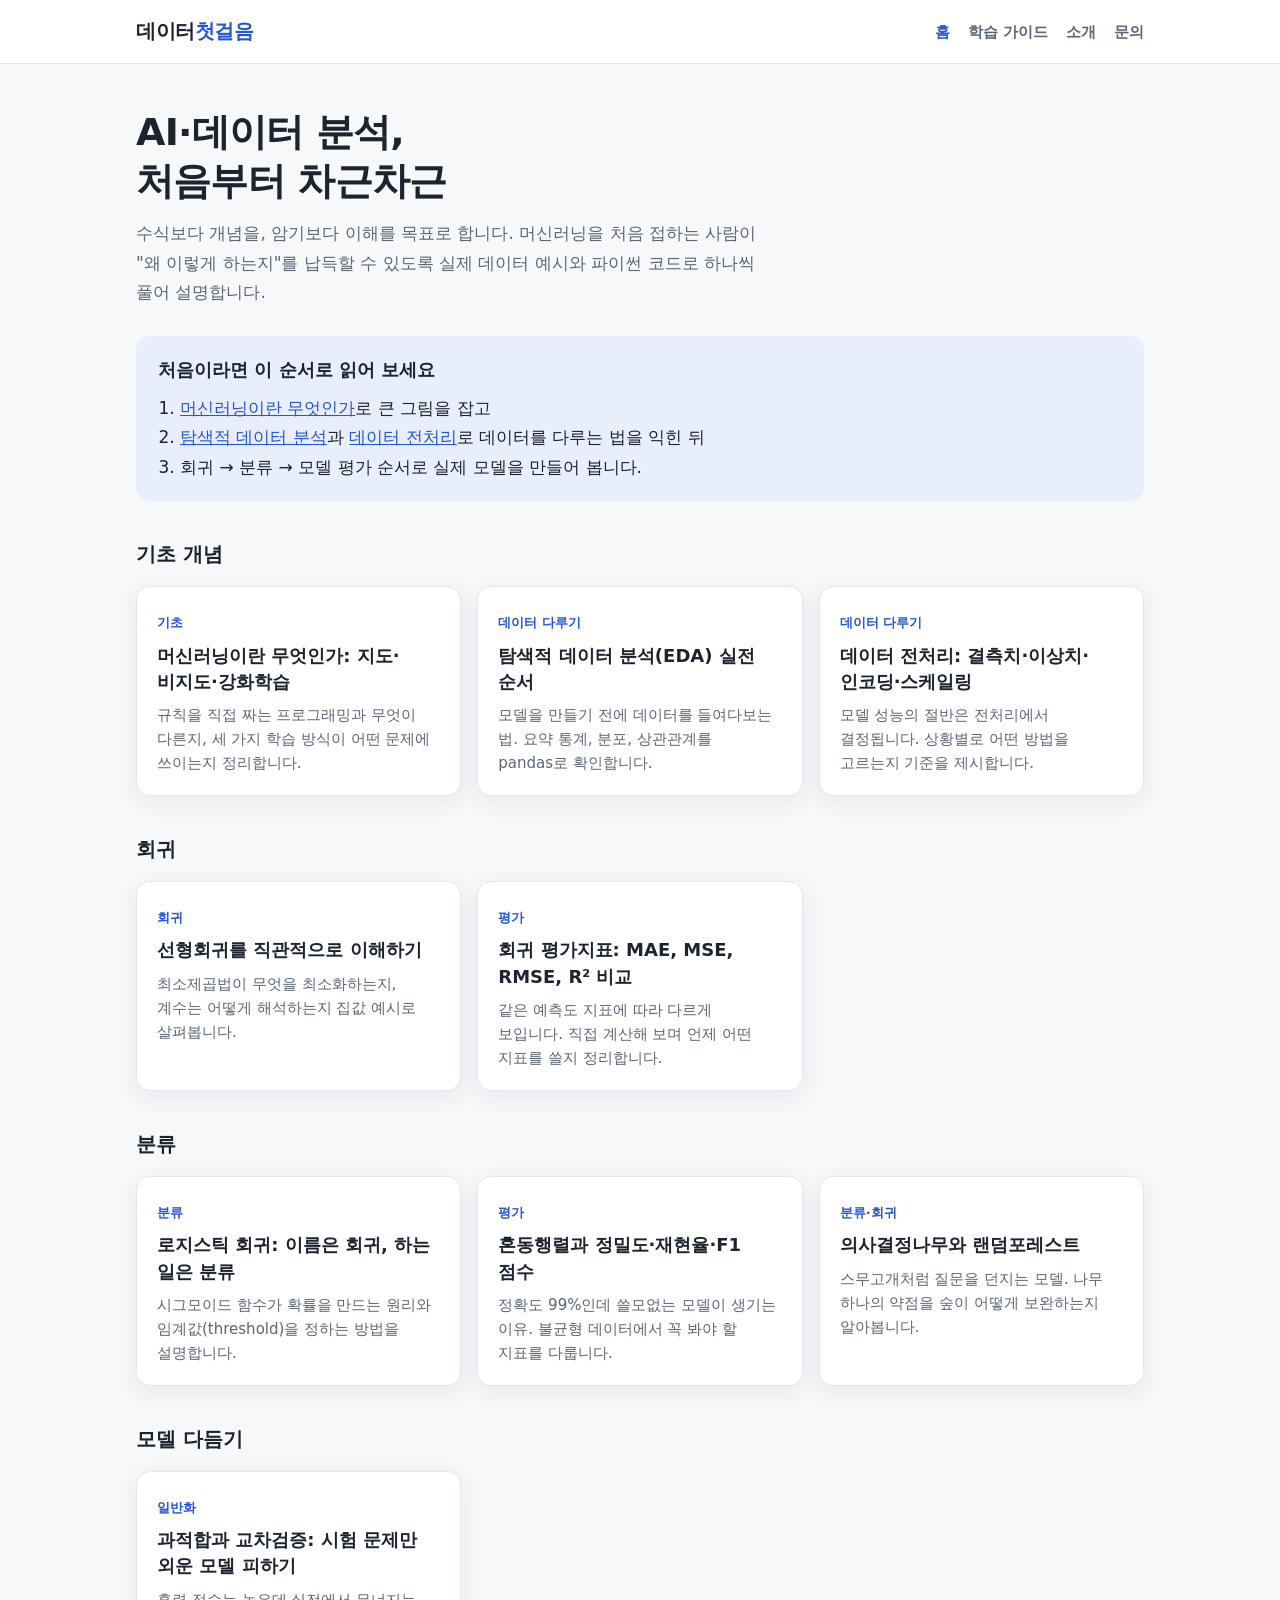
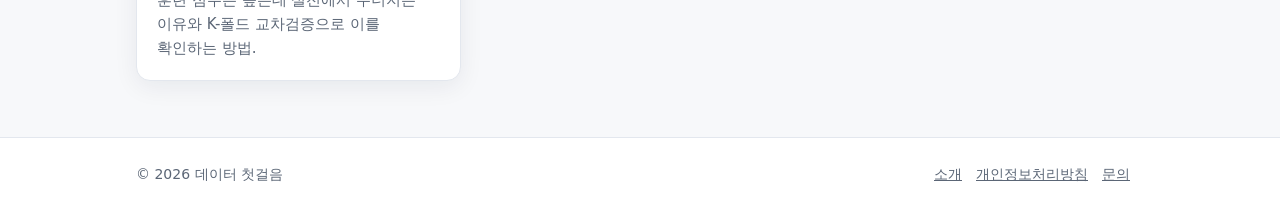
<file: index.html>
<!doctype html>
<html lang="ko">
<head>
  <meta charset="utf-8">
  <meta name="viewport" content="width=device-width, initial-scale=1">
  <title>데이터 첫걸음 - AI·데이터 분석 입문 가이드</title>
  <meta name="description" content="머신러닝과 데이터 분석을 처음 배우는 사람을 위한 한국어 입문 가이드. 데이터 전처리, 회귀, 분류, 평가지표, 과적합까지 예제 코드와 함께 차근차근 설명합니다.">
  <link rel="canonical" href="https://nomer-pixel.github.io/code_practice/">
  <script async src="https://pagead2.googlesyndication.com/pagead/js/adsbygoogle.js?client=ca-pub-2924409115830363"
     crossorigin="anonymous"></script>
  <script async src="https://www.googletagmanager.com/gtm.js?id=GTM-5HQ7SBSG"></script>
  <script>
    window.dataLayer = window.dataLayer || [];
    function gtag(){dataLayer.push(arguments);}
    gtag('js', new Date());
  </script>
  <link rel="stylesheet" href="style.css">
</head>
<body>
  <a class="skip" href="#content">본문 바로가기</a>
  <header class="site-header">
    <div class="inner">
      <a class="logo" href="./">데이터<span>첫걸음</span></a>
      <nav class="site-nav" aria-label="주 메뉴">
        <ul>
          <li><a href="./" aria-current="page">홈</a></li>
          <li><a href="./#guides">학습 가이드</a></li>
          <li><a href="about.html">소개</a></li>
          <li><a href="contact.html">문의</a></li>
        </ul>
      </nav>
    </div>
  </header>

  <main id="content" class="wide">
    <section class="hero">
      <h1>AI·데이터 분석,<br>처음부터 차근차근</h1>
      <p>수식보다 개념을, 암기보다 이해를 목표로 합니다. 머신러닝을 처음 접하는 사람이 "왜 이렇게 하는지"를 납득할 수 있도록 실제 데이터 예시와 파이썬 코드로 하나씩 풀어 설명합니다.</p>
    </section>

    <section class="path" aria-labelledby="path-title">
      <h2 id="path-title" style="margin:0;font-size:18px;">처음이라면 이 순서로 읽어 보세요</h2>
      <ol>
        <li><a href="posts/what-is-ml.html">머신러닝이란 무엇인가</a>로 큰 그림을 잡고</li>
        <li><a href="posts/eda.html">탐색적 데이터 분석</a>과 <a href="posts/preprocessing.html">데이터 전처리</a>로 데이터를 다루는 법을 익힌 뒤</li>
        <li>회귀 → 분류 → 모델 평가 순서로 실제 모델을 만들어 봅니다.</li>
      </ol>
    </section>

    <h2 class="section-title" id="guides">기초 개념</h2>
    <div class="card-grid">
      <a class="card" href="posts/what-is-ml.html">
        <span class="tag">기초</span>
        <h3>머신러닝이란 무엇인가: 지도·비지도·강화학습</h3>
        <p>규칙을 직접 짜는 프로그래밍과 무엇이 다른지, 세 가지 학습 방식이 어떤 문제에 쓰이는지 정리합니다.</p>
      </a>
      <a class="card" href="posts/eda.html">
        <span class="tag">데이터 다루기</span>
        <h3>탐색적 데이터 분석(EDA) 실전 순서</h3>
        <p>모델을 만들기 전에 데이터를 들여다보는 법. 요약 통계, 분포, 상관관계를 pandas로 확인합니다.</p>
      </a>
      <a class="card" href="posts/preprocessing.html">
        <span class="tag">데이터 다루기</span>
        <h3>데이터 전처리: 결측치·이상치·인코딩·스케일링</h3>
        <p>모델 성능의 절반은 전처리에서 결정됩니다. 상황별로 어떤 방법을 고르는지 기준을 제시합니다.</p>
      </a>
    </div>

    <h2 class="section-title">회귀</h2>
    <div class="card-grid">
      <a class="card" href="posts/linear-regression.html">
        <span class="tag">회귀</span>
        <h3>선형회귀를 직관적으로 이해하기</h3>
        <p>최소제곱법이 무엇을 최소화하는지, 계수는 어떻게 해석하는지 집값 예시로 살펴봅니다.</p>
      </a>
      <a class="card" href="posts/regression-metrics.html">
        <span class="tag">평가</span>
        <h3>회귀 평가지표: MAE, MSE, RMSE, R² 비교</h3>
        <p>같은 예측도 지표에 따라 다르게 보입니다. 직접 계산해 보며 언제 어떤 지표를 쓸지 정리합니다.</p>
      </a>
    </div>

    <h2 class="section-title">분류</h2>
    <div class="card-grid">
      <a class="card" href="posts/logistic-regression.html">
        <span class="tag">분류</span>
        <h3>로지스틱 회귀: 이름은 회귀, 하는 일은 분류</h3>
        <p>시그모이드 함수가 확률을 만드는 원리와 임계값(threshold)을 정하는 방법을 설명합니다.</p>
      </a>
      <a class="card" href="posts/classification-metrics.html">
        <span class="tag">평가</span>
        <h3>혼동행렬과 정밀도·재현율·F1 점수</h3>
        <p>정확도 99%인데 쓸모없는 모델이 생기는 이유. 불균형 데이터에서 꼭 봐야 할 지표를 다룹니다.</p>
      </a>
      <a class="card" href="posts/decision-tree-rf.html">
        <span class="tag">분류·회귀</span>
        <h3>의사결정나무와 랜덤포레스트</h3>
        <p>스무고개처럼 질문을 던지는 모델. 나무 하나의 약점을 숲이 어떻게 보완하는지 알아봅니다.</p>
      </a>
    </div>

    <h2 class="section-title">모델 다듬기</h2>
    <div class="card-grid">
      <a class="card" href="posts/overfitting-cv.html">
        <span class="tag">일반화</span>
        <h3>과적합과 교차검증: 시험 문제만 외운 모델 피하기</h3>
        <p>훈련 점수는 높은데 실전에서 무너지는 이유와 K-폴드 교차검증으로 이를 확인하는 방법.</p>
      </a>
    </div>
  </main>

  <footer class="site-footer">
    <div class="inner">
      <span>© 2026 데이터 첫걸음</span>
      <nav aria-label="하단 메뉴">
        <a href="about.html">소개</a><a href="privacy.html">개인정보처리방침</a><a href="contact.html">문의</a>
      </nav>
    </div>
  </footer>
</body>
</html>
</file>
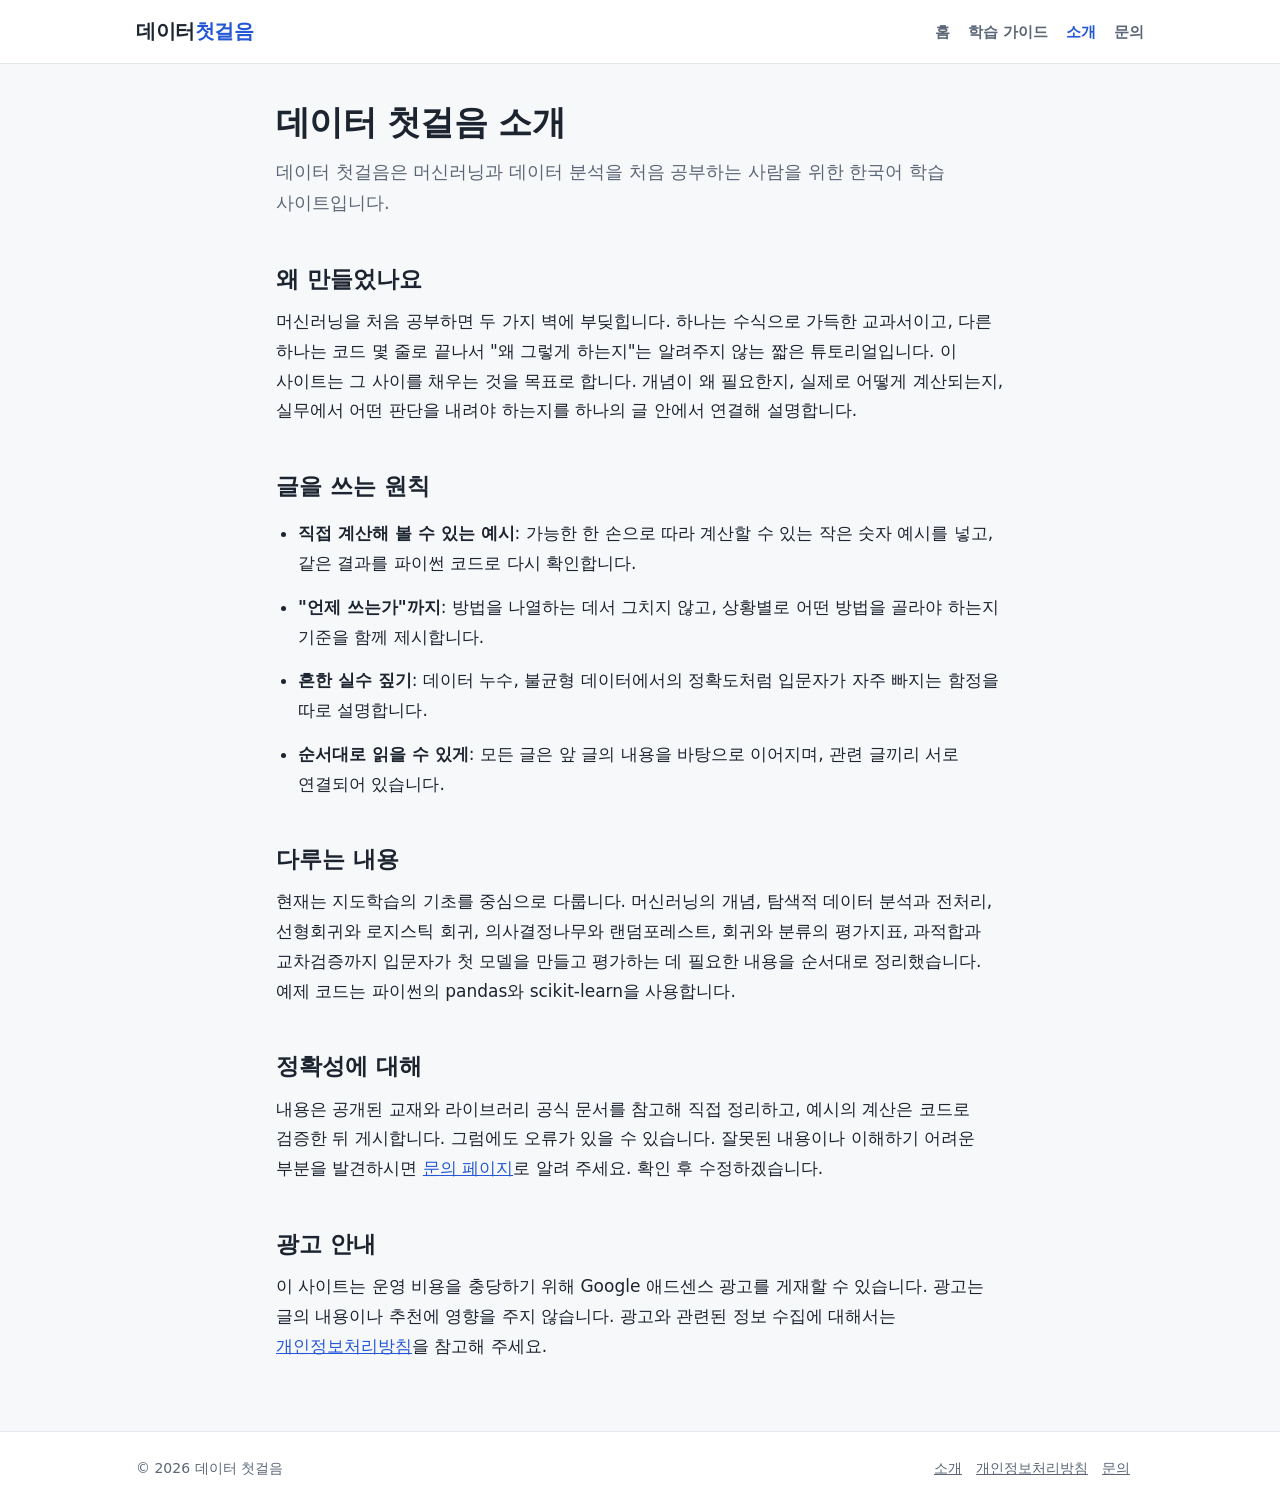
<file: about.html>
<!doctype html>
<html lang="ko">
<head>
  <meta charset="utf-8">
  <meta name="viewport" content="width=device-width, initial-scale=1">
  <title>소개 - 데이터 첫걸음</title>
  <meta name="description" content="데이터 첫걸음은 머신러닝과 데이터 분석을 처음 배우는 사람을 위한 한국어 입문 가이드 사이트입니다. 운영 목적과 글을 쓰는 원칙을 소개합니다.">
  <link rel="canonical" href="https://nomer-pixel.github.io/code_practice/about.html">
  <script async src="https://pagead2.googlesyndication.com/pagead/js/adsbygoogle.js?client=ca-pub-2924409115830363"
     crossorigin="anonymous"></script>
  <script async src="https://www.googletagmanager.com/gtm.js?id=GTM-5HQ7SBSG"></script>
  <script>
    window.dataLayer = window.dataLayer || [];
    function gtag(){dataLayer.push(arguments);}
    gtag('js', new Date());
  </script>
  <link rel="stylesheet" href="style.css">
</head>
<body>
  <a class="skip" href="#content">본문 바로가기</a>
  <header class="site-header">
    <div class="inner">
      <a class="logo" href="./">데이터<span>첫걸음</span></a>
      <nav class="site-nav" aria-label="주 메뉴">
        <ul>
          <li><a href="./">홈</a></li>
          <li><a href="./#guides">학습 가이드</a></li>
          <li><a href="about.html" aria-current="page">소개</a></li>
          <li><a href="contact.html">문의</a></li>
        </ul>
      </nav>
    </div>
  </header>

  <main id="content">
    <article>
      <h1>데이터 첫걸음 소개</h1>
      <p class="lead">데이터 첫걸음은 머신러닝과 데이터 분석을 처음 공부하는 사람을 위한 한국어 학습 사이트입니다.</p>

      <h2>왜 만들었나요</h2>
      <p>머신러닝을 처음 공부하면 두 가지 벽에 부딪힙니다. 하나는 수식으로 가득한 교과서이고, 다른 하나는 코드 몇 줄로 끝나서 "왜 그렇게 하는지"는 알려주지 않는 짧은 튜토리얼입니다. 이 사이트는 그 사이를 채우는 것을 목표로 합니다. 개념이 왜 필요한지, 실제로 어떻게 계산되는지, 실무에서 어떤 판단을 내려야 하는지를 하나의 글 안에서 연결해 설명합니다.</p>

      <h2>글을 쓰는 원칙</h2>
      <ul>
        <li><strong>직접 계산해 볼 수 있는 예시</strong>: 가능한 한 손으로 따라 계산할 수 있는 작은 숫자 예시를 넣고, 같은 결과를 파이썬 코드로 다시 확인합니다.</li>
        <li><strong>"언제 쓰는가"까지</strong>: 방법을 나열하는 데서 그치지 않고, 상황별로 어떤 방법을 골라야 하는지 기준을 함께 제시합니다.</li>
        <li><strong>흔한 실수 짚기</strong>: 데이터 누수, 불균형 데이터에서의 정확도처럼 입문자가 자주 빠지는 함정을 따로 설명합니다.</li>
        <li><strong>순서대로 읽을 수 있게</strong>: 모든 글은 앞 글의 내용을 바탕으로 이어지며, 관련 글끼리 서로 연결되어 있습니다.</li>
      </ul>

      <h2>다루는 내용</h2>
      <p>현재는 지도학습의 기초를 중심으로 다룹니다. 머신러닝의 개념, 탐색적 데이터 분석과 전처리, 선형회귀와 로지스틱 회귀, 의사결정나무와 랜덤포레스트, 회귀와 분류의 평가지표, 과적합과 교차검증까지 입문자가 첫 모델을 만들고 평가하는 데 필요한 내용을 순서대로 정리했습니다. 예제 코드는 파이썬의 pandas와 scikit-learn을 사용합니다.</p>

      <h2>정확성에 대해</h2>
      <p>내용은 공개된 교재와 라이브러리 공식 문서를 참고해 직접 정리하고, 예시의 계산은 코드로 검증한 뒤 게시합니다. 그럼에도 오류가 있을 수 있습니다. 잘못된 내용이나 이해하기 어려운 부분을 발견하시면 <a href="contact.html">문의 페이지</a>로 알려 주세요. 확인 후 수정하겠습니다.</p>

      <h2>광고 안내</h2>
      <p>이 사이트는 운영 비용을 충당하기 위해 Google 애드센스 광고를 게재할 수 있습니다. 광고는 글의 내용이나 추천에 영향을 주지 않습니다. 광고와 관련된 정보 수집에 대해서는 <a href="privacy.html">개인정보처리방침</a>을 참고해 주세요.</p>
    </article>
  </main>

  <footer class="site-footer">
    <div class="inner">
      <span>© 2026 데이터 첫걸음</span>
      <nav aria-label="하단 메뉴">
        <a href="about.html">소개</a><a href="privacy.html">개인정보처리방침</a><a href="contact.html">문의</a>
      </nav>
    </div>
  </footer>
</body>
</html>
</file>
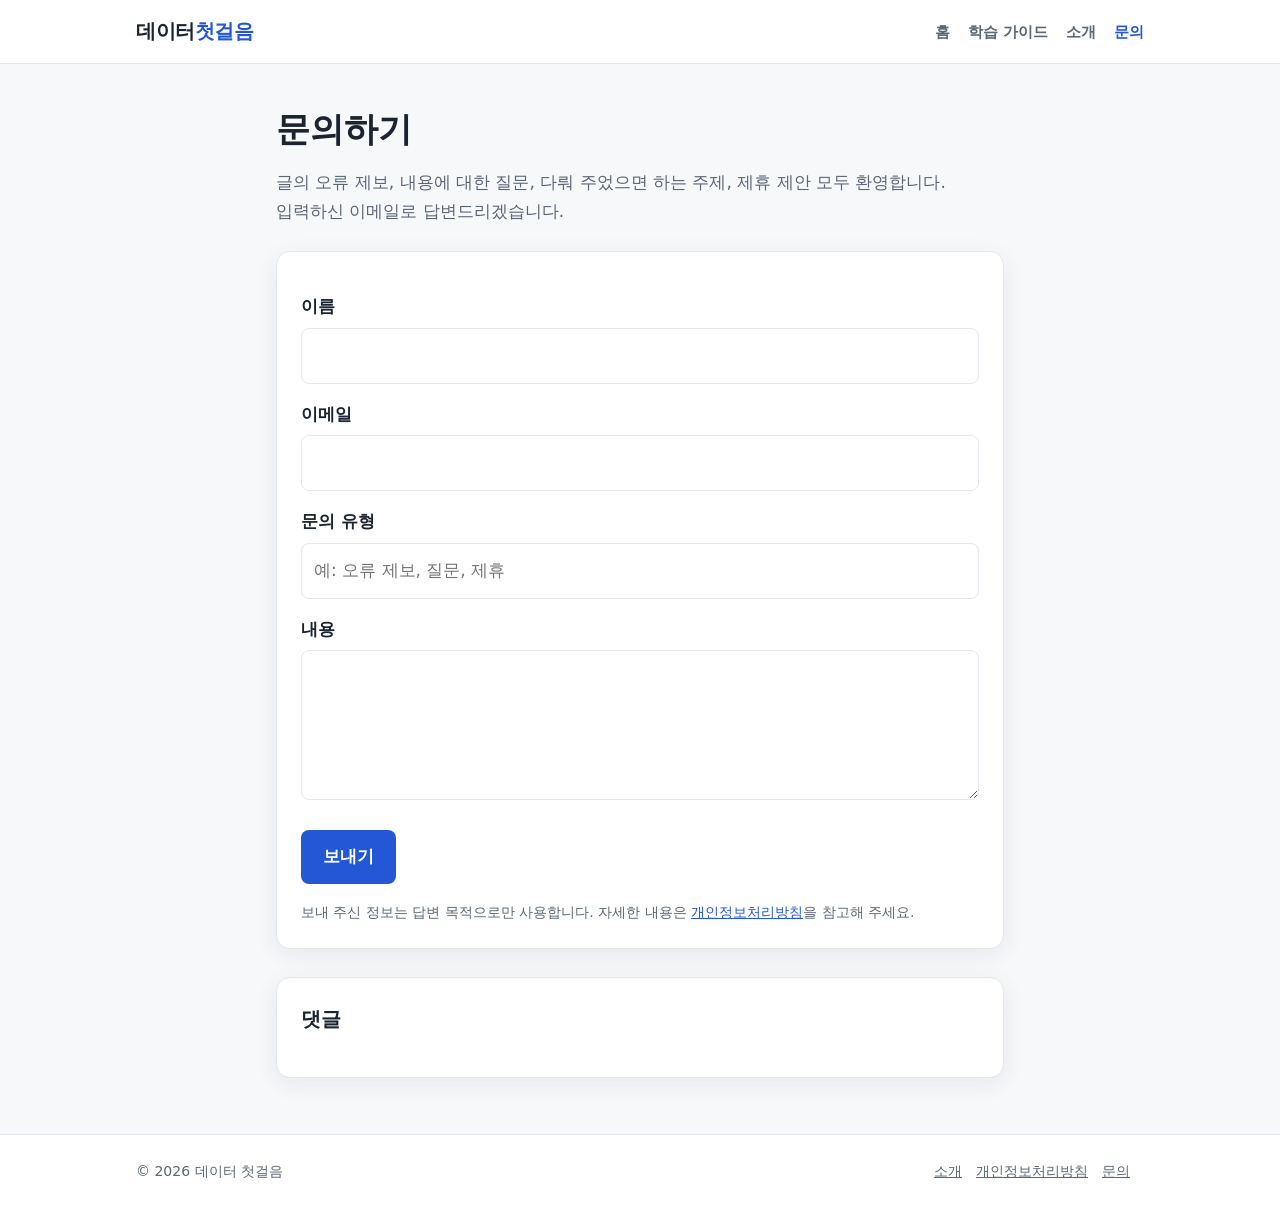
<file: contact.html>
<!doctype html>
<html lang="ko">
<head>
  <meta charset="utf-8">
  <meta name="viewport" content="width=device-width, initial-scale=1">
  <title>문의 - 데이터 첫걸음</title>
  <meta name="description" content="데이터 첫걸음에 대한 오류 제보, 질문, 제휴 문의를 남겨 주세요.">
  <link rel="canonical" href="https://nomer-pixel.github.io/code_practice/contact.html">
  <script async src="https://pagead2.googlesyndication.com/pagead/js/adsbygoogle.js?client=ca-pub-2924409115830363"
     crossorigin="anonymous"></script>
  <script async src="https://www.googletagmanager.com/gtm.js?id=GTM-5HQ7SBSG"></script>
  <script>
    window.dataLayer = window.dataLayer || [];
    function gtag(){dataLayer.push(arguments);}
    gtag('js', new Date());
  </script>
  <link rel="stylesheet" href="style.css">
</head>
<body>
  <a class="skip" href="#content">본문 바로가기</a>
  <header class="site-header">
    <div class="inner">
      <a class="logo" href="./">데이터<span>첫걸음</span></a>
      <nav class="site-nav" aria-label="주 메뉴">
        <ul>
          <li><a href="./">홈</a></li>
          <li><a href="./#guides">학습 가이드</a></li>
          <li><a href="about.html">소개</a></li>
          <li><a href="contact.html" aria-current="page">문의</a></li>
        </ul>
      </nav>
    </div>
  </header>

  <main id="content">
    <h1 style="margin:0 0 8px;">문의하기</h1>
    <p style="color:var(--muted);margin:0 0 24px;">글의 오류 제보, 내용에 대한 질문, 다뤄 주었으면 하는 주제, 제휴 제안 모두 환영합니다. 입력하신 이메일로 답변드리겠습니다.</p>

    <div class="panel">
      <form class="form" action="https://formspree.io/f/xgakrjvo" method="POST">
        <input type="hidden" name="_subject" value="데이터 첫걸음 문의">

        <label for="name">이름</label>
        <input id="name" name="name" type="text" autocomplete="name" required>

        <label for="email">이메일</label>
        <input id="email" name="email" type="email" autocomplete="email" required>

        <label for="topic">문의 유형</label>
        <input id="topic" name="topic" type="text" placeholder="예: 오류 제보, 질문, 제휴">

        <label for="message">내용</label>
        <textarea id="message" name="message" required></textarea>

        <button class="btn" type="submit">보내기</button>
      </form>
      <p style="font-size:14px;color:var(--muted);margin:16px 0 0;">보내 주신 정보는 답변 목적으로만 사용합니다. 자세한 내용은 <a href="privacy.html">개인정보처리방침</a>을 참고해 주세요.</p>
    </div>

    <section aria-label="댓글" class="panel" style="margin-top:28px;">
      <h2 style="margin:0 0 16px;font-size:20px;">댓글</h2>
      <div id="disqus_thread"></div>
    </section>
  </main>

  <footer class="site-footer">
    <div class="inner">
      <span>© 2026 데이터 첫걸음</span>
      <nav aria-label="하단 메뉴">
        <a href="about.html">소개</a><a href="privacy.html">개인정보처리방침</a><a href="contact.html">문의</a>
      </nav>
    </div>
  </footer>

  <script>
    if (window.location.protocol === "file:") {
      document.getElementById("disqus_thread").textContent =
        "Disqus 댓글은 페이지를 웹에 배포한 뒤 확인할 수 있습니다.";
    } else {
      var disqus_config = function () {
        this.page.url = window.location.origin + window.location.pathname;
        this.page.identifier = window.location.pathname;
      };
      (function () {
        var d = document;
        var s = d.createElement("script");
        s.src = "https://nomer.disqus.com/embed.js";
        s.setAttribute("data-timestamp", String(Date.now()));
        (d.head || d.body).appendChild(s);
      })();
    }
  </script>
  <noscript>댓글을 보려면 JavaScript를 활성화해 주세요.</noscript>
</body>
</html>
</file>
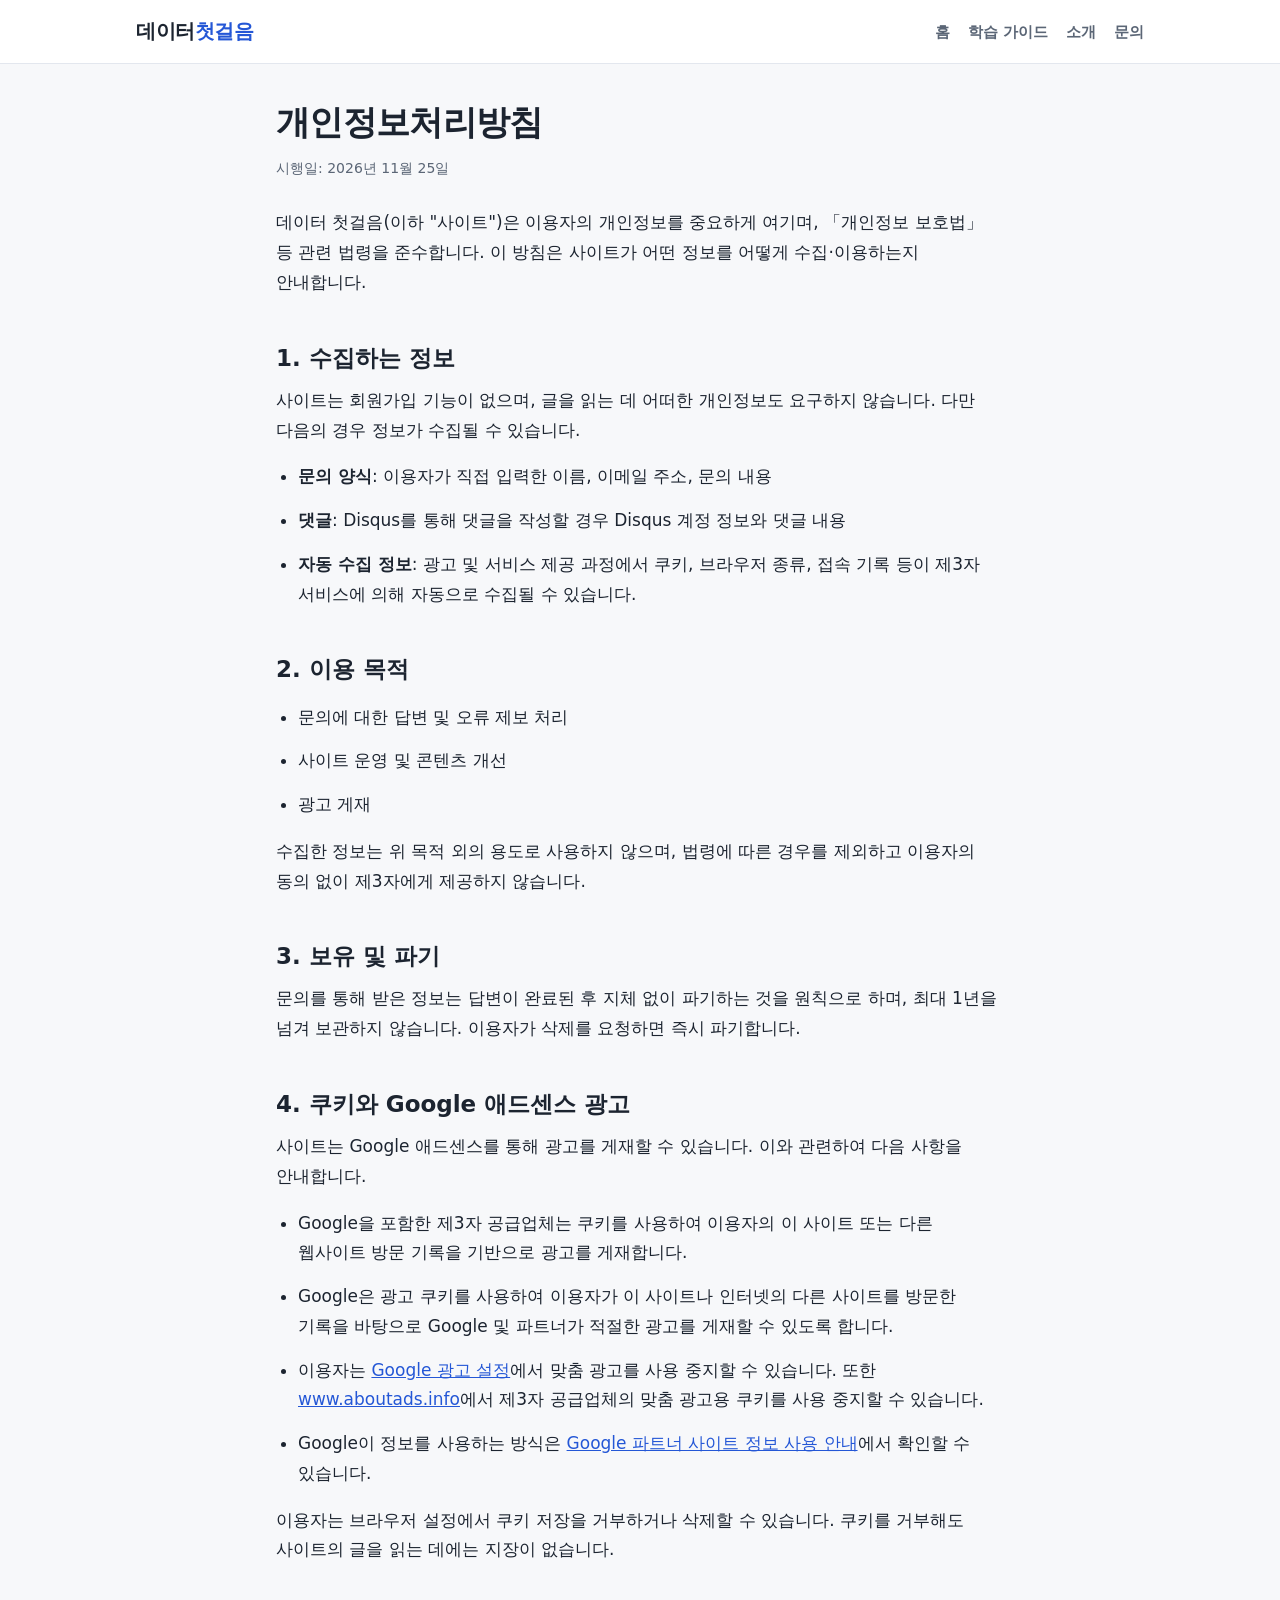
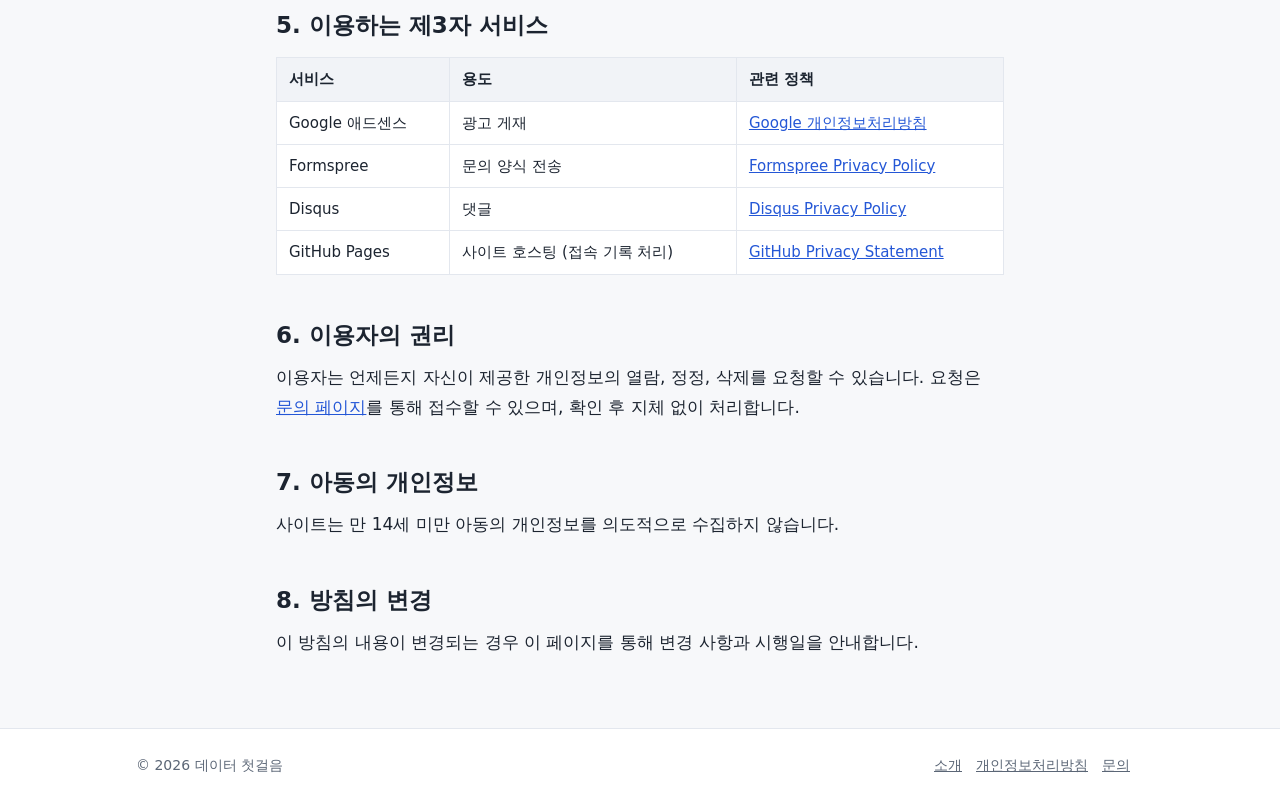
<file: privacy.html>
<!doctype html>
<html lang="ko">
<head>
  <meta charset="utf-8">
  <meta name="viewport" content="width=device-width, initial-scale=1">
  <title>개인정보처리방침 - 데이터 첫걸음</title>
  <meta name="description" content="데이터 첫걸음의 개인정보처리방침입니다. 수집하는 정보, 쿠키와 Google 애드센스 광고, 제3자 서비스 이용에 대해 안내합니다.">
  <link rel="canonical" href="https://nomer-pixel.github.io/code_practice/privacy.html">
  <script async src="https://pagead2.googlesyndication.com/pagead/js/adsbygoogle.js?client=ca-pub-2924409115830363"
     crossorigin="anonymous"></script>
  <script async src="https://www.googletagmanager.com/gtm.js?id=GTM-5HQ7SBSG"></script>
  <script>
    window.dataLayer = window.dataLayer || [];
    function gtag(){dataLayer.push(arguments);}
    gtag('js', new Date());
  </script>
  <link rel="stylesheet" href="style.css">
</head>
<body>
  <a class="skip" href="#content">본문 바로가기</a>
  <header class="site-header">
    <div class="inner">
      <a class="logo" href="./">데이터<span>첫걸음</span></a>
      <nav class="site-nav" aria-label="주 메뉴">
        <ul>
          <li><a href="./">홈</a></li>
          <li><a href="./#guides">학습 가이드</a></li>
          <li><a href="about.html">소개</a></li>
          <li><a href="contact.html">문의</a></li>
        </ul>
      </nav>
    </div>
  </header>

  <main id="content">
    <article>
      <h1>개인정보처리방침</h1>
      <p class="meta">시행일: 2026년 11월 25일</p>
      <p>데이터 첫걸음(이하 "사이트")은 이용자의 개인정보를 중요하게 여기며, 「개인정보 보호법」 등 관련 법령을 준수합니다. 이 방침은 사이트가 어떤 정보를 어떻게 수집·이용하는지 안내합니다.</p>

      <h2>1. 수집하는 정보</h2>
      <p>사이트는 회원가입 기능이 없으며, 글을 읽는 데 어떠한 개인정보도 요구하지 않습니다. 다만 다음의 경우 정보가 수집될 수 있습니다.</p>
      <ul>
        <li><strong>문의 양식</strong>: 이용자가 직접 입력한 이름, 이메일 주소, 문의 내용</li>
        <li><strong>댓글</strong>: Disqus를 통해 댓글을 작성할 경우 Disqus 계정 정보와 댓글 내용</li>
        <li><strong>자동 수집 정보</strong>: 광고 및 서비스 제공 과정에서 쿠키, 브라우저 종류, 접속 기록 등이 제3자 서비스에 의해 자동으로 수집될 수 있습니다.</li>
      </ul>

      <h2>2. 이용 목적</h2>
      <ul>
        <li>문의에 대한 답변 및 오류 제보 처리</li>
        <li>사이트 운영 및 콘텐츠 개선</li>
        <li>광고 게재</li>
      </ul>
      <p>수집한 정보는 위 목적 외의 용도로 사용하지 않으며, 법령에 따른 경우를 제외하고 이용자의 동의 없이 제3자에게 제공하지 않습니다.</p>

      <h2>3. 보유 및 파기</h2>
      <p>문의를 통해 받은 정보는 답변이 완료된 후 지체 없이 파기하는 것을 원칙으로 하며, 최대 1년을 넘겨 보관하지 않습니다. 이용자가 삭제를 요청하면 즉시 파기합니다.</p>

      <h2>4. 쿠키와 Google 애드센스 광고</h2>
      <p>사이트는 Google 애드센스를 통해 광고를 게재할 수 있습니다. 이와 관련하여 다음 사항을 안내합니다.</p>
      <ul>
        <li>Google을 포함한 제3자 공급업체는 쿠키를 사용하여 이용자의 이 사이트 또는 다른 웹사이트 방문 기록을 기반으로 광고를 게재합니다.</li>
        <li>Google은 광고 쿠키를 사용하여 이용자가 이 사이트나 인터넷의 다른 사이트를 방문한 기록을 바탕으로 Google 및 파트너가 적절한 광고를 게재할 수 있도록 합니다.</li>
        <li>이용자는 <a href="https://adssettings.google.com" rel="noopener">Google 광고 설정</a>에서 맞춤 광고를 사용 중지할 수 있습니다. 또한 <a href="https://www.aboutads.info/choices/" rel="noopener">www.aboutads.info</a>에서 제3자 공급업체의 맞춤 광고용 쿠키를 사용 중지할 수 있습니다.</li>
        <li>Google이 정보를 사용하는 방식은 <a href="https://policies.google.com/technologies/partner-sites" rel="noopener">Google 파트너 사이트 정보 사용 안내</a>에서 확인할 수 있습니다.</li>
      </ul>
      <p>이용자는 브라우저 설정에서 쿠키 저장을 거부하거나 삭제할 수 있습니다. 쿠키를 거부해도 사이트의 글을 읽는 데에는 지장이 없습니다.</p>

      <h2>5. 이용하는 제3자 서비스</h2>
      <div class="table-wrap">
        <table>
          <thead><tr><th>서비스</th><th>용도</th><th>관련 정책</th></tr></thead>
          <tbody>
            <tr><td>Google 애드센스</td><td>광고 게재</td><td><a href="https://policies.google.com/privacy" rel="noopener">Google 개인정보처리방침</a></td></tr>
            <tr><td>Formspree</td><td>문의 양식 전송</td><td><a href="https://formspree.io/legal/privacy-policy/" rel="noopener">Formspree Privacy Policy</a></td></tr>
            <tr><td>Disqus</td><td>댓글</td><td><a href="https://disqus.com/privacy-policy/" rel="noopener">Disqus Privacy Policy</a></td></tr>
            <tr><td>GitHub Pages</td><td>사이트 호스팅 (접속 기록 처리)</td><td><a href="https://docs.github.com/site-policy/privacy-policies/github-general-privacy-statement" rel="noopener">GitHub Privacy Statement</a></td></tr>
          </tbody>
        </table>
      </div>

      <h2>6. 이용자의 권리</h2>
      <p>이용자는 언제든지 자신이 제공한 개인정보의 열람, 정정, 삭제를 요청할 수 있습니다. 요청은 <a href="contact.html">문의 페이지</a>를 통해 접수할 수 있으며, 확인 후 지체 없이 처리합니다.</p>

      <h2>7. 아동의 개인정보</h2>
      <p>사이트는 만 14세 미만 아동의 개인정보를 의도적으로 수집하지 않습니다.</p>

      <h2>8. 방침의 변경</h2>
      <p>이 방침의 내용이 변경되는 경우 이 페이지를 통해 변경 사항과 시행일을 안내합니다.</p>
    </article>
  </main>

  <footer class="site-footer">
    <div class="inner">
      <span>© 2026 데이터 첫걸음</span>
      <nav aria-label="하단 메뉴">
        <a href="about.html">소개</a><a href="privacy.html">개인정보처리방침</a><a href="contact.html">문의</a>
      </nav>
    </div>
  </footer>
</body>
</html>
</file>
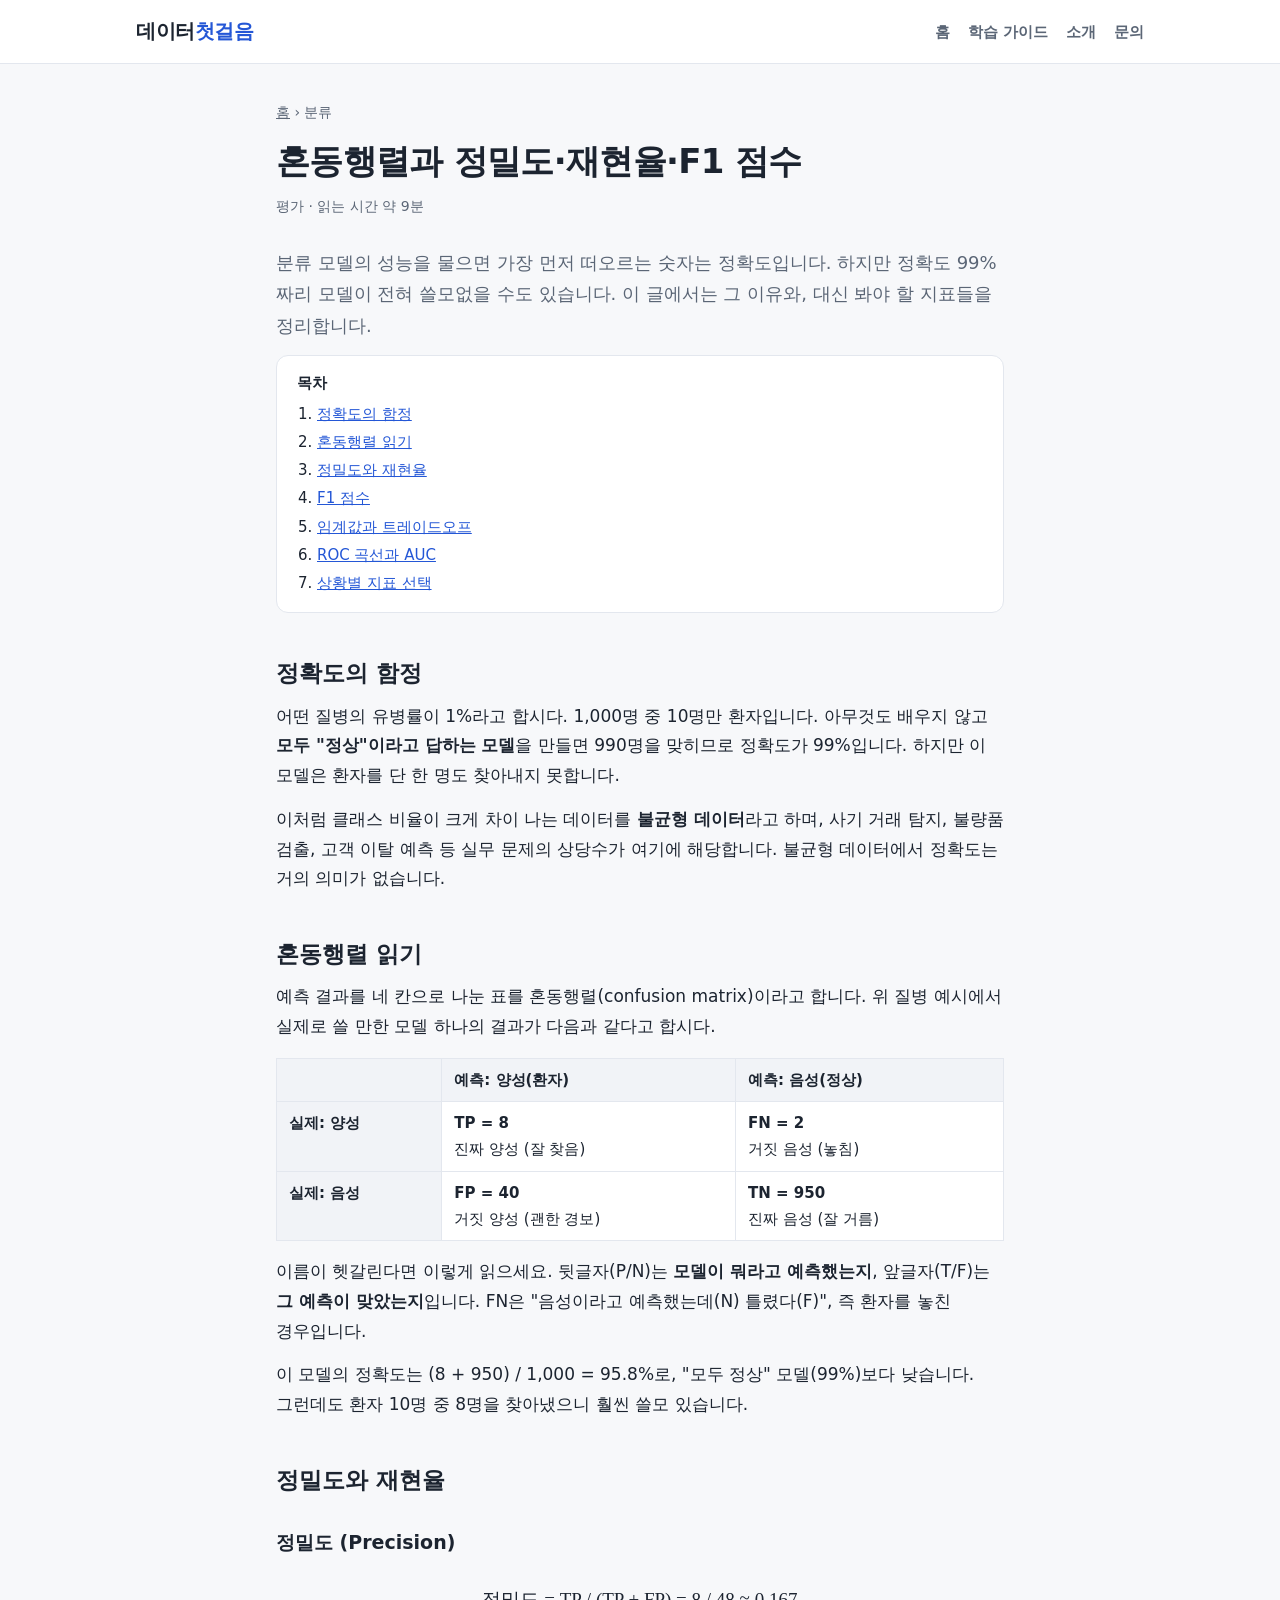
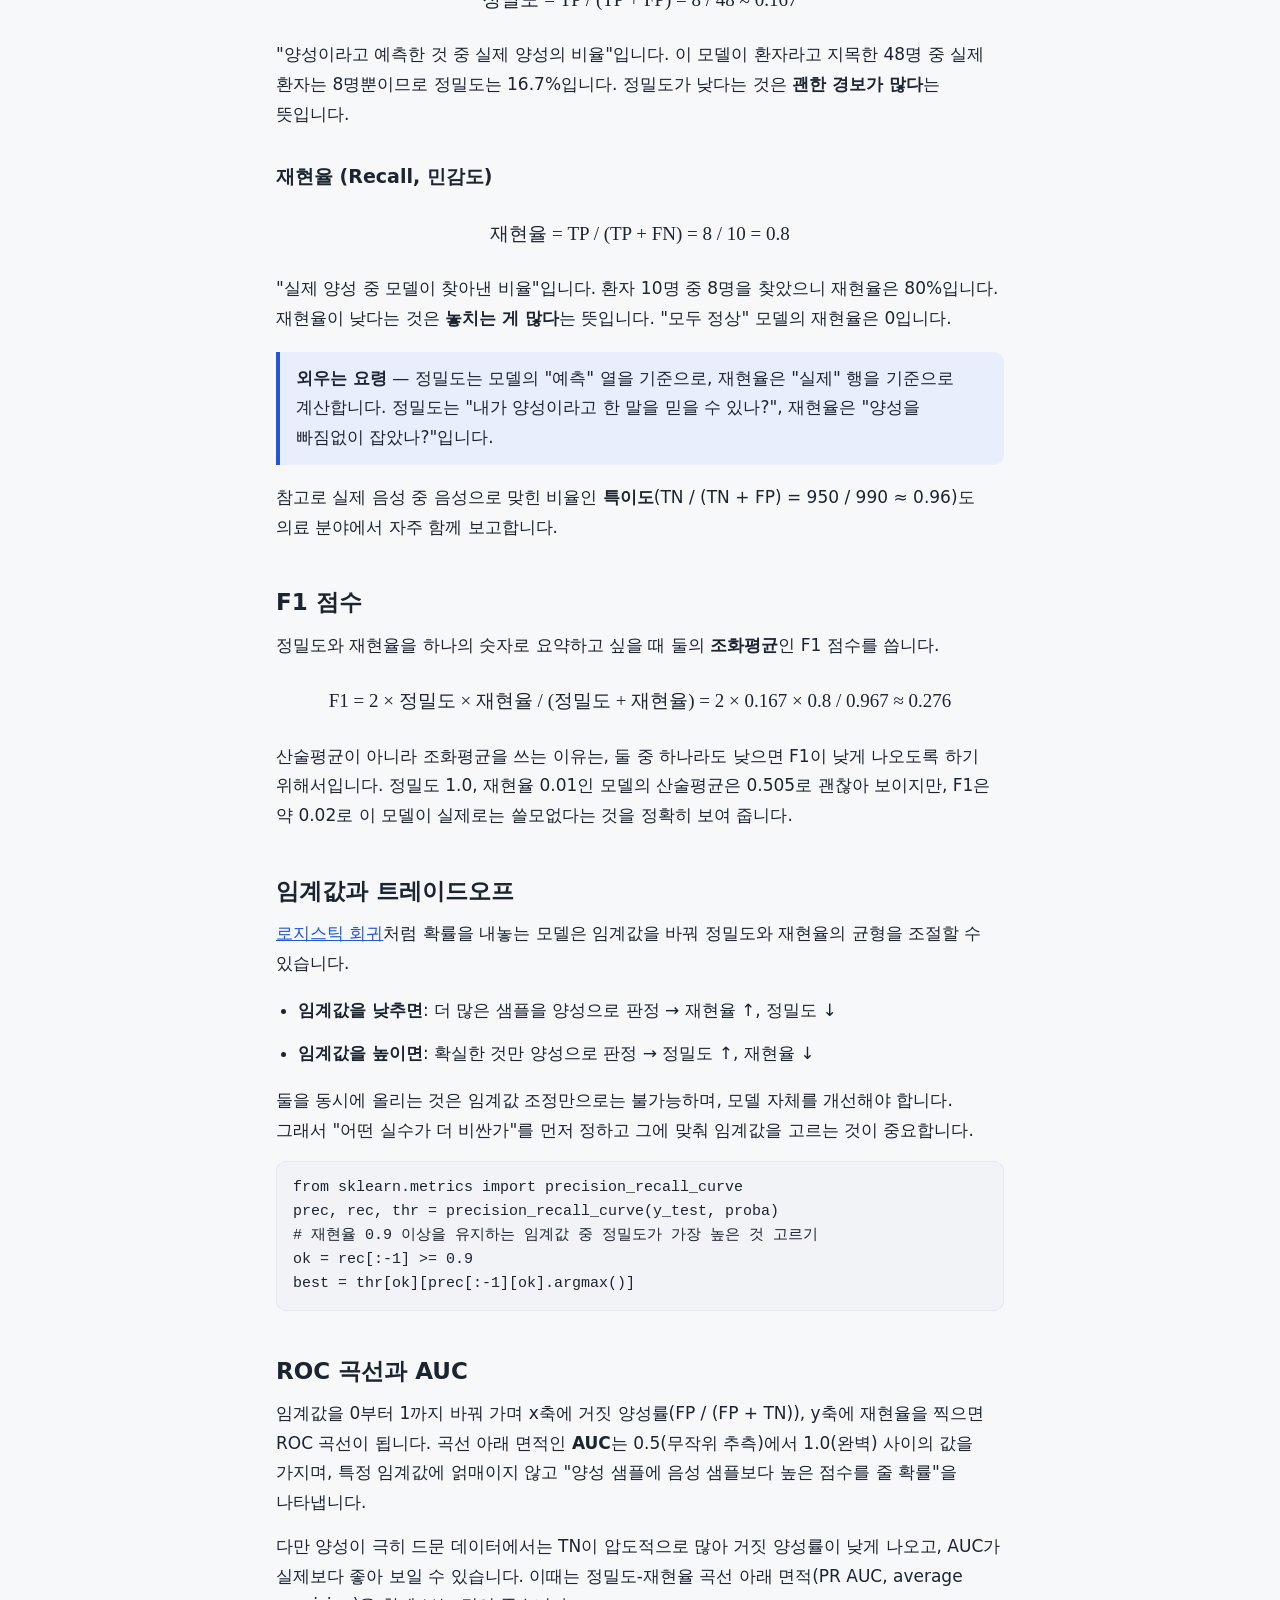
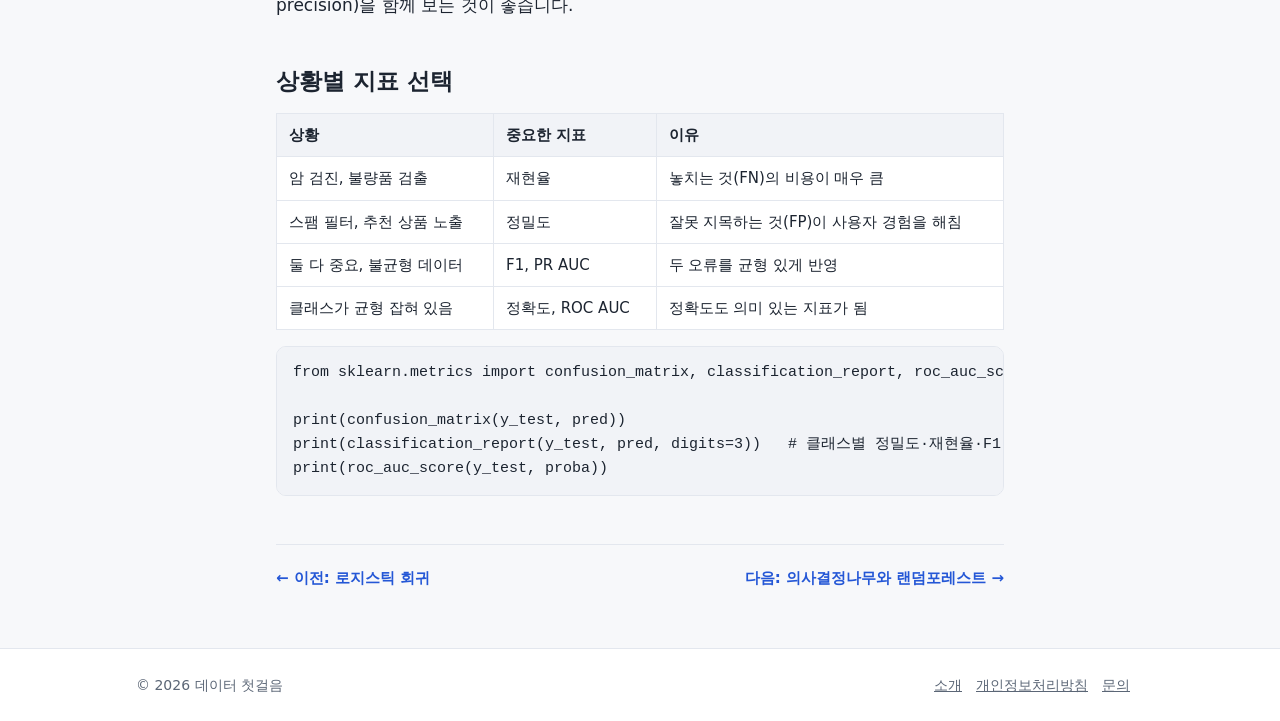
<file: posts/classification-metrics.html>
<!doctype html>
<html lang="ko">
<head>
  <meta charset="utf-8">
  <meta name="viewport" content="width=device-width, initial-scale=1">
  <title>혼동행렬과 정밀도·재현율·F1 점수 - 데이터 첫걸음</title>
  <meta name="description" content="정확도만 보면 안 되는 이유, 혼동행렬 읽는 법, 정밀도·재현율·F1 점수·ROC AUC의 의미와 계산을 불균형 데이터 예시로 설명합니다.">
  <link rel="canonical" href="https://nomer-pixel.github.io/code_practice/posts/classification-metrics.html">
  <script async src="https://pagead2.googlesyndication.com/pagead/js/adsbygoogle.js?client=ca-pub-2924409115830363"
     crossorigin="anonymous"></script>
  <script async src="https://www.googletagmanager.com/gtm.js?id=GTM-5HQ7SBSG"></script>
  <script>
    window.dataLayer = window.dataLayer || [];
    function gtag(){dataLayer.push(arguments);}
    gtag('js', new Date());
  </script>
  <link rel="stylesheet" href="../style.css">
</head>
<body>
  <a class="skip" href="#content">본문 바로가기</a>
  <header class="site-header">
    <div class="inner">
      <a class="logo" href="../">데이터<span>첫걸음</span></a>
      <nav class="site-nav" aria-label="주 메뉴">
        <ul>
          <li><a href="../">홈</a></li>
          <li><a href="../#guides">학습 가이드</a></li>
          <li><a href="../about.html">소개</a></li>
          <li><a href="../contact.html">문의</a></li>
        </ul>
      </nav>
    </div>
  </header>

  <main id="content">
    <article>
      <div class="breadcrumb"><a href="../">홈</a> › 분류</div>
      <h1>혼동행렬과 정밀도·재현율·F1 점수</h1>
      <p class="meta">평가 · 읽는 시간 약 9분</p>

      <p class="lead">분류 모델의 성능을 물으면 가장 먼저 떠오르는 숫자는 정확도입니다. 하지만 정확도 99%짜리 모델이 전혀 쓸모없을 수도 있습니다. 이 글에서는 그 이유와, 대신 봐야 할 지표들을 정리합니다.</p>

      <nav class="toc" aria-label="목차">
        <strong>목차</strong>
        <ol>
          <li><a href="#trap">정확도의 함정</a></li>
          <li><a href="#cm">혼동행렬 읽기</a></li>
          <li><a href="#pr">정밀도와 재현율</a></li>
          <li><a href="#f1">F1 점수</a></li>
          <li><a href="#tradeoff">임계값과 트레이드오프</a></li>
          <li><a href="#roc">ROC 곡선과 AUC</a></li>
          <li><a href="#choose">상황별 지표 선택</a></li>
        </ol>
      </nav>

      <h2 id="trap">정확도의 함정</h2>
      <p>어떤 질병의 유병률이 1%라고 합시다. 1,000명 중 10명만 환자입니다. 아무것도 배우지 않고 <strong>모두 "정상"이라고 답하는 모델</strong>을 만들면 990명을 맞히므로 정확도가 99%입니다. 하지만 이 모델은 환자를 단 한 명도 찾아내지 못합니다.</p>
      <p>이처럼 클래스 비율이 크게 차이 나는 데이터를 <strong>불균형 데이터</strong>라고 하며, 사기 거래 탐지, 불량품 검출, 고객 이탈 예측 등 실무 문제의 상당수가 여기에 해당합니다. 불균형 데이터에서 정확도는 거의 의미가 없습니다.</p>

      <h2 id="cm">혼동행렬 읽기</h2>
      <p>예측 결과를 네 칸으로 나눈 표를 혼동행렬(confusion matrix)이라고 합니다. 위 질병 예시에서 실제로 쓸 만한 모델 하나의 결과가 다음과 같다고 합시다.</p>
      <div class="table-wrap">
        <table>
          <thead><tr><th></th><th>예측: 양성(환자)</th><th>예측: 음성(정상)</th></tr></thead>
          <tbody>
            <tr><th>실제: 양성</th><td><strong>TP = 8</strong><br>진짜 양성 (잘 찾음)</td><td><strong>FN = 2</strong><br>거짓 음성 (놓침)</td></tr>
            <tr><th>실제: 음성</th><td><strong>FP = 40</strong><br>거짓 양성 (괜한 경보)</td><td><strong>TN = 950</strong><br>진짜 음성 (잘 거름)</td></tr>
          </tbody>
        </table>
      </div>
      <p>이름이 헷갈린다면 이렇게 읽으세요. 뒷글자(P/N)는 <strong>모델이 뭐라고 예측했는지</strong>, 앞글자(T/F)는 <strong>그 예측이 맞았는지</strong>입니다. FN은 "음성이라고 예측했는데(N) 틀렸다(F)", 즉 환자를 놓친 경우입니다.</p>
      <p>이 모델의 정확도는 (8 + 950) / 1,000 = 95.8%로, "모두 정상" 모델(99%)보다 낮습니다. 그런데도 환자 10명 중 8명을 찾아냈으니 훨씬 쓸모 있습니다.</p>

      <h2 id="pr">정밀도와 재현율</h2>
      <h3>정밀도 (Precision)</h3>
      <p class="formula">정밀도 = TP / (TP + FP) = 8 / 48 ≈ 0.167</p>
      <p>"양성이라고 예측한 것 중 실제 양성의 비율"입니다. 이 모델이 환자라고 지목한 48명 중 실제 환자는 8명뿐이므로 정밀도는 16.7%입니다. 정밀도가 낮다는 것은 <strong>괜한 경보가 많다</strong>는 뜻입니다.</p>
      <h3>재현율 (Recall, 민감도)</h3>
      <p class="formula">재현율 = TP / (TP + FN) = 8 / 10 = 0.8</p>
      <p>"실제 양성 중 모델이 찾아낸 비율"입니다. 환자 10명 중 8명을 찾았으니 재현율은 80%입니다. 재현율이 낮다는 것은 <strong>놓치는 게 많다</strong>는 뜻입니다. "모두 정상" 모델의 재현율은 0입니다.</p>
      <div class="tip">
        <p><strong>외우는 요령</strong> — 정밀도는 모델의 "예측" 열을 기준으로, 재현율은 "실제" 행을 기준으로 계산합니다. 정밀도는 "내가 양성이라고 한 말을 믿을 수 있나?", 재현율은 "양성을 빠짐없이 잡았나?"입니다.</p>
      </div>
      <p>참고로 실제 음성 중 음성으로 맞힌 비율인 <strong>특이도</strong>(TN / (TN + FP) = 950 / 990 ≈ 0.96)도 의료 분야에서 자주 함께 보고합니다.</p>

      <h2 id="f1">F1 점수</h2>
      <p>정밀도와 재현율을 하나의 숫자로 요약하고 싶을 때 둘의 <strong>조화평균</strong>인 F1 점수를 씁니다.</p>
      <p class="formula">F1 = 2 × 정밀도 × 재현율 / (정밀도 + 재현율) = 2 × 0.167 × 0.8 / 0.967 ≈ 0.276</p>
      <p>산술평균이 아니라 조화평균을 쓰는 이유는, 둘 중 하나라도 낮으면 F1이 낮게 나오도록 하기 위해서입니다. 정밀도 1.0, 재현율 0.01인 모델의 산술평균은 0.505로 괜찮아 보이지만, F1은 약 0.02로 이 모델이 실제로는 쓸모없다는 것을 정확히 보여 줍니다.</p>

      <h2 id="tradeoff">임계값과 트레이드오프</h2>
      <p><a href="logistic-regression.html#threshold">로지스틱 회귀</a>처럼 확률을 내놓는 모델은 임계값을 바꿔 정밀도와 재현율의 균형을 조절할 수 있습니다.</p>
      <ul>
        <li><strong>임계값을 낮추면</strong>: 더 많은 샘플을 양성으로 판정 → 재현율 ↑, 정밀도 ↓</li>
        <li><strong>임계값을 높이면</strong>: 확실한 것만 양성으로 판정 → 정밀도 ↑, 재현율 ↓</li>
      </ul>
      <p>둘을 동시에 올리는 것은 임계값 조정만으로는 불가능하며, 모델 자체를 개선해야 합니다. 그래서 "어떤 실수가 더 비싼가"를 먼저 정하고 그에 맞춰 임계값을 고르는 것이 중요합니다.</p>
<pre><code>from sklearn.metrics import precision_recall_curve
prec, rec, thr = precision_recall_curve(y_test, proba)
# 재현율 0.9 이상을 유지하는 임계값 중 정밀도가 가장 높은 것 고르기
ok = rec[:-1] &gt;= 0.9
best = thr[ok][prec[:-1][ok].argmax()]</code></pre>

      <h2 id="roc">ROC 곡선과 AUC</h2>
      <p>임계값을 0부터 1까지 바꿔 가며 x축에 거짓 양성률(FP / (FP + TN)), y축에 재현율을 찍으면 ROC 곡선이 됩니다. 곡선 아래 면적인 <strong>AUC</strong>는 0.5(무작위 추측)에서 1.0(완벽) 사이의 값을 가지며, 특정 임계값에 얽매이지 않고 "양성 샘플에 음성 샘플보다 높은 점수를 줄 확률"을 나타냅니다.</p>
      <p>다만 양성이 극히 드문 데이터에서는 TN이 압도적으로 많아 거짓 양성률이 낮게 나오고, AUC가 실제보다 좋아 보일 수 있습니다. 이때는 정밀도-재현율 곡선 아래 면적(PR AUC, average precision)을 함께 보는 것이 좋습니다.</p>

      <h2 id="choose">상황별 지표 선택</h2>
      <div class="table-wrap">
        <table>
          <thead><tr><th>상황</th><th>중요한 지표</th><th>이유</th></tr></thead>
          <tbody>
            <tr><td>암 검진, 불량품 검출</td><td>재현율</td><td>놓치는 것(FN)의 비용이 매우 큼</td></tr>
            <tr><td>스팸 필터, 추천 상품 노출</td><td>정밀도</td><td>잘못 지목하는 것(FP)이 사용자 경험을 해침</td></tr>
            <tr><td>둘 다 중요, 불균형 데이터</td><td>F1, PR AUC</td><td>두 오류를 균형 있게 반영</td></tr>
            <tr><td>클래스가 균형 잡혀 있음</td><td>정확도, ROC AUC</td><td>정확도도 의미 있는 지표가 됨</td></tr>
          </tbody>
        </table>
      </div>
<pre><code>from sklearn.metrics import confusion_matrix, classification_report, roc_auc_score

print(confusion_matrix(y_test, pred))
print(classification_report(y_test, pred, digits=3))   # 클래스별 정밀도·재현율·F1
print(roc_auc_score(y_test, proba))</code></pre>

      <nav class="post-nav" aria-label="이전/다음 글">
        <a href="logistic-regression.html">← 이전: 로지스틱 회귀</a>
        <a href="decision-tree-rf.html">다음: 의사결정나무와 랜덤포레스트 →</a>
      </nav>
    </article>
  </main>

  <footer class="site-footer">
    <div class="inner">
      <span>© 2026 데이터 첫걸음</span>
      <nav aria-label="하단 메뉴">
        <a href="../about.html">소개</a><a href="../privacy.html">개인정보처리방침</a><a href="../contact.html">문의</a>
      </nav>
    </div>
  </footer>
</body>
</html>
</file>
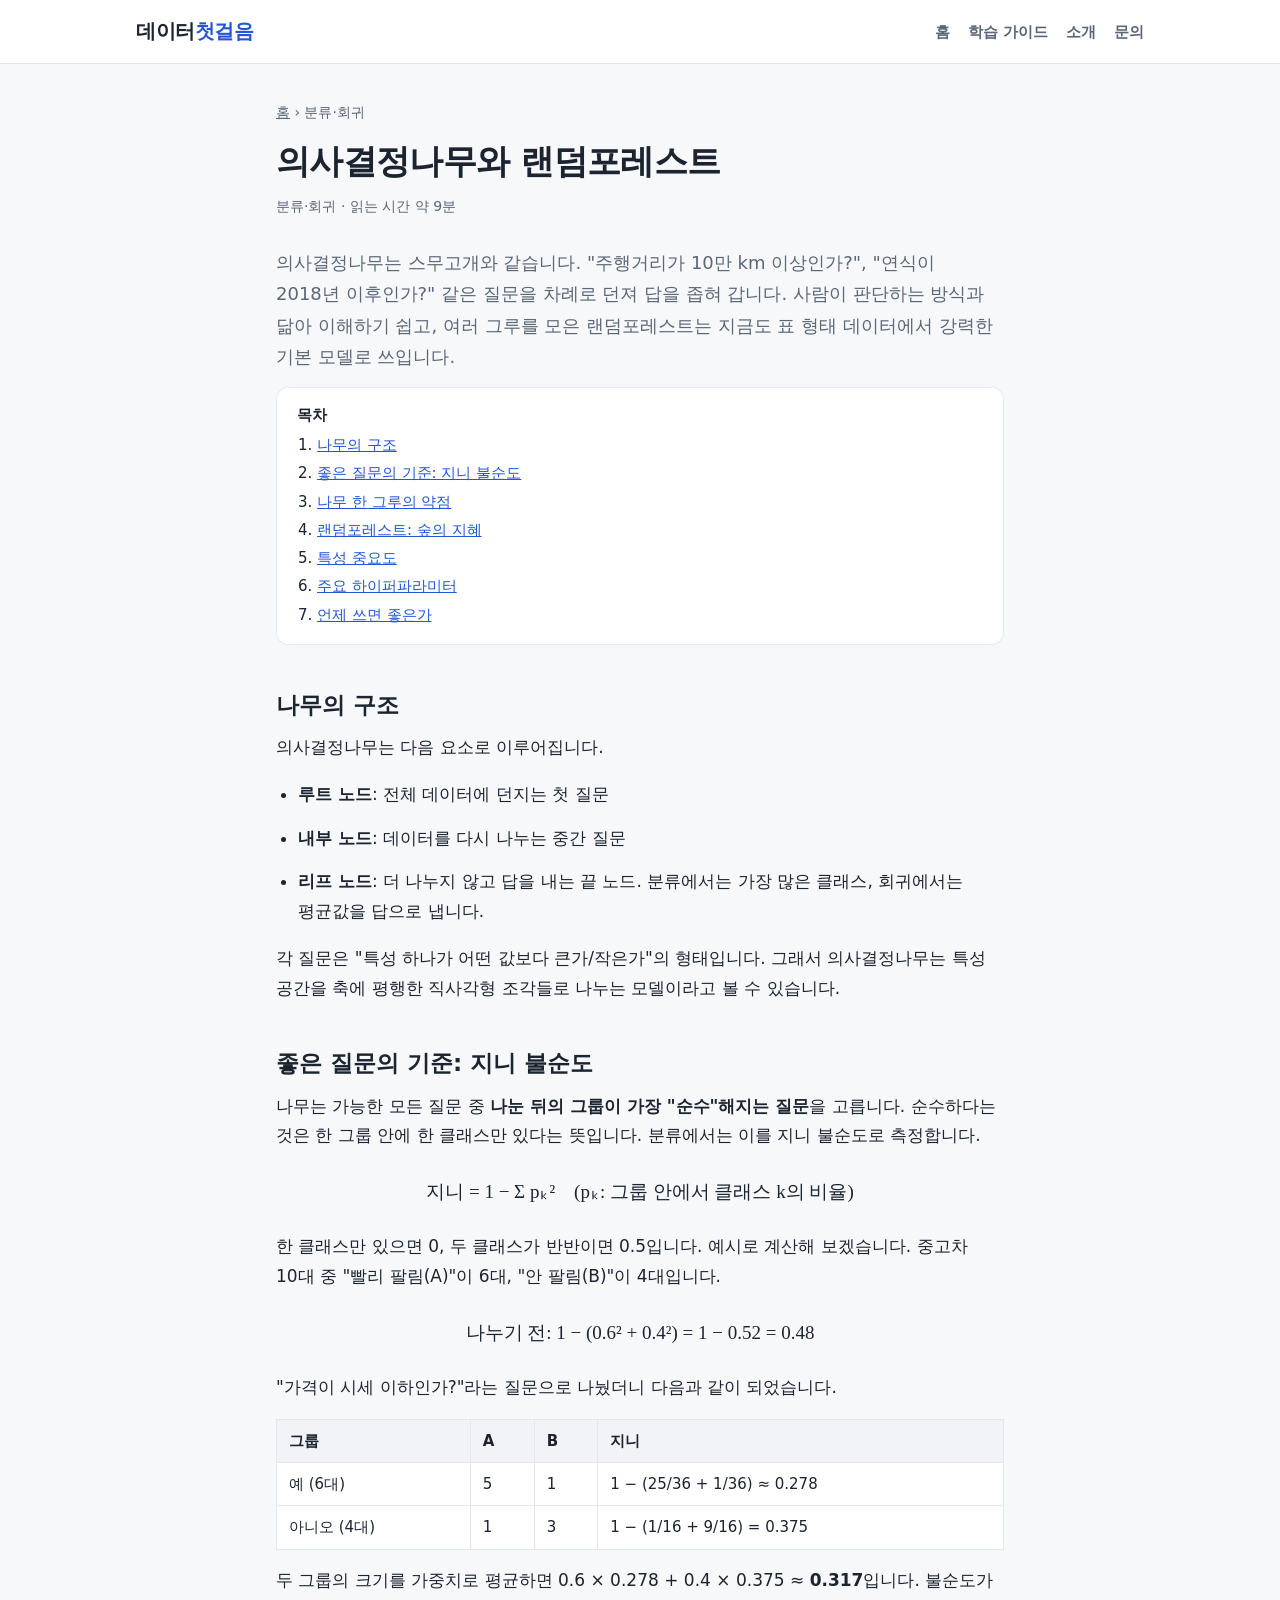
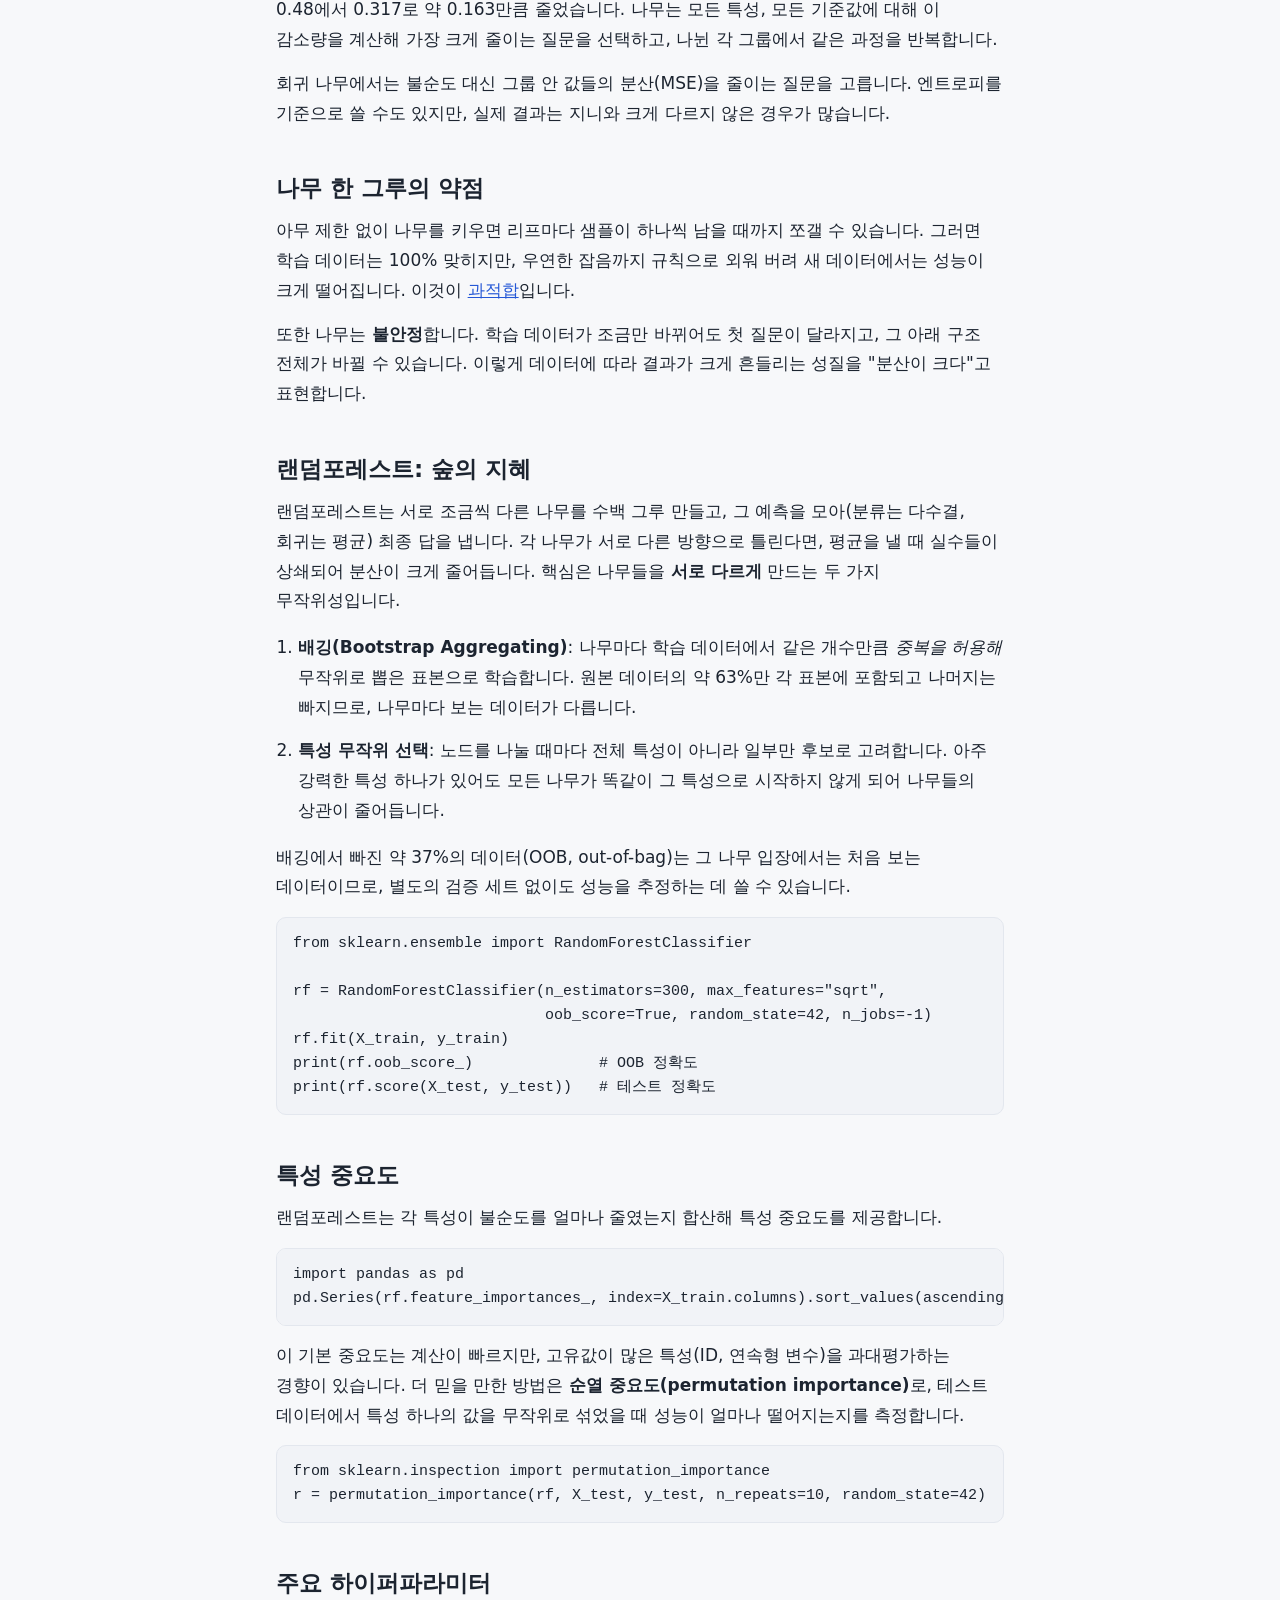
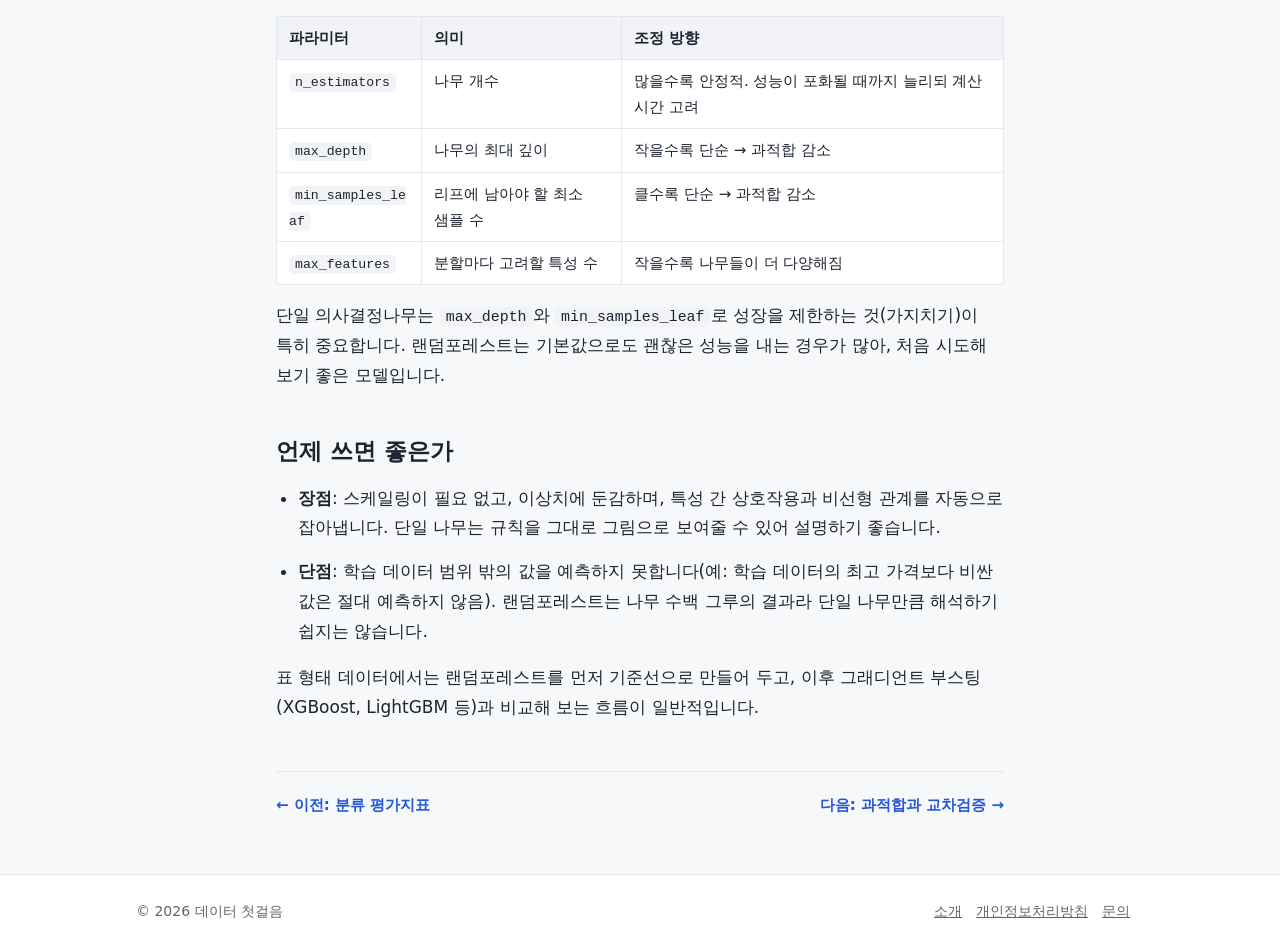
<file: posts/decision-tree-rf.html>
<!doctype html>
<html lang="ko">
<head>
  <meta charset="utf-8">
  <meta name="viewport" content="width=device-width, initial-scale=1">
  <title>의사결정나무와 랜덤포레스트 - 데이터 첫걸음</title>
  <meta name="description" content="의사결정나무가 질문을 고르는 기준(지니 불순도)을 직접 계산해 보고, 랜덤포레스트가 배깅과 무작위 특성 선택으로 과적합을 줄이는 원리를 설명합니다.">
  <link rel="canonical" href="https://nomer-pixel.github.io/code_practice/posts/decision-tree-rf.html">
  <script async src="https://pagead2.googlesyndication.com/pagead/js/adsbygoogle.js?client=ca-pub-2924409115830363"
     crossorigin="anonymous"></script>
  <script async src="https://www.googletagmanager.com/gtm.js?id=GTM-5HQ7SBSG"></script>
  <script>
    window.dataLayer = window.dataLayer || [];
    function gtag(){dataLayer.push(arguments);}
    gtag('js', new Date());
  </script>
  <link rel="stylesheet" href="../style.css">
</head>
<body>
  <a class="skip" href="#content">본문 바로가기</a>
  <header class="site-header">
    <div class="inner">
      <a class="logo" href="../">데이터<span>첫걸음</span></a>
      <nav class="site-nav" aria-label="주 메뉴">
        <ul>
          <li><a href="../">홈</a></li>
          <li><a href="../#guides">학습 가이드</a></li>
          <li><a href="../about.html">소개</a></li>
          <li><a href="../contact.html">문의</a></li>
        </ul>
      </nav>
    </div>
  </header>

  <main id="content">
    <article>
      <div class="breadcrumb"><a href="../">홈</a> › 분류·회귀</div>
      <h1>의사결정나무와 랜덤포레스트</h1>
      <p class="meta">분류·회귀 · 읽는 시간 약 9분</p>

      <p class="lead">의사결정나무는 스무고개와 같습니다. "주행거리가 10만 km 이상인가?", "연식이 2018년 이후인가?" 같은 질문을 차례로 던져 답을 좁혀 갑니다. 사람이 판단하는 방식과 닮아 이해하기 쉽고, 여러 그루를 모은 랜덤포레스트는 지금도 표 형태 데이터에서 강력한 기본 모델로 쓰입니다.</p>

      <nav class="toc" aria-label="목차">
        <strong>목차</strong>
        <ol>
          <li><a href="#tree">나무의 구조</a></li>
          <li><a href="#gini">좋은 질문의 기준: 지니 불순도</a></li>
          <li><a href="#overfit">나무 한 그루의 약점</a></li>
          <li><a href="#rf">랜덤포레스트: 숲의 지혜</a></li>
          <li><a href="#importance">특성 중요도</a></li>
          <li><a href="#params">주요 하이퍼파라미터</a></li>
          <li><a href="#when">언제 쓰면 좋은가</a></li>
        </ol>
      </nav>

      <h2 id="tree">나무의 구조</h2>
      <p>의사결정나무는 다음 요소로 이루어집니다.</p>
      <ul>
        <li><strong>루트 노드</strong>: 전체 데이터에 던지는 첫 질문</li>
        <li><strong>내부 노드</strong>: 데이터를 다시 나누는 중간 질문</li>
        <li><strong>리프 노드</strong>: 더 나누지 않고 답을 내는 끝 노드. 분류에서는 가장 많은 클래스, 회귀에서는 평균값을 답으로 냅니다.</li>
      </ul>
      <p>각 질문은 "특성 하나가 어떤 값보다 큰가/작은가"의 형태입니다. 그래서 의사결정나무는 특성 공간을 축에 평행한 직사각형 조각들로 나누는 모델이라고 볼 수 있습니다.</p>

      <h2 id="gini">좋은 질문의 기준: 지니 불순도</h2>
      <p>나무는 가능한 모든 질문 중 <strong>나눈 뒤의 그룹이 가장 "순수"해지는 질문</strong>을 고릅니다. 순수하다는 것은 한 그룹 안에 한 클래스만 있다는 뜻입니다. 분류에서는 이를 지니 불순도로 측정합니다.</p>
      <p class="formula">지니 = 1 − Σ pₖ²　(pₖ: 그룹 안에서 클래스 k의 비율)</p>
      <p>한 클래스만 있으면 0, 두 클래스가 반반이면 0.5입니다. 예시로 계산해 보겠습니다. 중고차 10대 중 "빨리 팔림(A)"이 6대, "안 팔림(B)"이 4대입니다.</p>
      <p class="formula">나누기 전: 1 − (0.6² + 0.4²) = 1 − 0.52 = 0.48</p>
      <p>"가격이 시세 이하인가?"라는 질문으로 나눴더니 다음과 같이 되었습니다.</p>
      <div class="table-wrap">
        <table>
          <thead><tr><th>그룹</th><th>A</th><th>B</th><th>지니</th></tr></thead>
          <tbody>
            <tr><td>예 (6대)</td><td>5</td><td>1</td><td>1 − (25/36 + 1/36) ≈ 0.278</td></tr>
            <tr><td>아니오 (4대)</td><td>1</td><td>3</td><td>1 − (1/16 + 9/16) = 0.375</td></tr>
          </tbody>
        </table>
      </div>
      <p>두 그룹의 크기를 가중치로 평균하면 0.6 × 0.278 + 0.4 × 0.375 ≈ <strong>0.317</strong>입니다. 불순도가 0.48에서 0.317로 약 0.163만큼 줄었습니다. 나무는 모든 특성, 모든 기준값에 대해 이 감소량을 계산해 가장 크게 줄이는 질문을 선택하고, 나뉜 각 그룹에서 같은 과정을 반복합니다.</p>
      <p>회귀 나무에서는 불순도 대신 그룹 안 값들의 분산(MSE)을 줄이는 질문을 고릅니다. 엔트로피를 기준으로 쓸 수도 있지만, 실제 결과는 지니와 크게 다르지 않은 경우가 많습니다.</p>

      <h2 id="overfit">나무 한 그루의 약점</h2>
      <p>아무 제한 없이 나무를 키우면 리프마다 샘플이 하나씩 남을 때까지 쪼갤 수 있습니다. 그러면 학습 데이터는 100% 맞히지만, 우연한 잡음까지 규칙으로 외워 버려 새 데이터에서는 성능이 크게 떨어집니다. 이것이 <a href="overfitting-cv.html">과적합</a>입니다.</p>
      <p>또한 나무는 <strong>불안정</strong>합니다. 학습 데이터가 조금만 바뀌어도 첫 질문이 달라지고, 그 아래 구조 전체가 바뀔 수 있습니다. 이렇게 데이터에 따라 결과가 크게 흔들리는 성질을 "분산이 크다"고 표현합니다.</p>

      <h2 id="rf">랜덤포레스트: 숲의 지혜</h2>
      <p>랜덤포레스트는 서로 조금씩 다른 나무를 수백 그루 만들고, 그 예측을 모아(분류는 다수결, 회귀는 평균) 최종 답을 냅니다. 각 나무가 서로 다른 방향으로 틀린다면, 평균을 낼 때 실수들이 상쇄되어 분산이 크게 줄어듭니다. 핵심은 나무들을 <strong>서로 다르게</strong> 만드는 두 가지 무작위성입니다.</p>
      <ol>
        <li><strong>배깅(Bootstrap Aggregating)</strong>: 나무마다 학습 데이터에서 같은 개수만큼 <em>중복을 허용해</em> 무작위로 뽑은 표본으로 학습합니다. 원본 데이터의 약 63%만 각 표본에 포함되고 나머지는 빠지므로, 나무마다 보는 데이터가 다릅니다.</li>
        <li><strong>특성 무작위 선택</strong>: 노드를 나눌 때마다 전체 특성이 아니라 일부만 후보로 고려합니다. 아주 강력한 특성 하나가 있어도 모든 나무가 똑같이 그 특성으로 시작하지 않게 되어 나무들의 상관이 줄어듭니다.</li>
      </ol>
      <p>배깅에서 빠진 약 37%의 데이터(OOB, out-of-bag)는 그 나무 입장에서는 처음 보는 데이터이므로, 별도의 검증 세트 없이도 성능을 추정하는 데 쓸 수 있습니다.</p>
<pre><code>from sklearn.ensemble import RandomForestClassifier

rf = RandomForestClassifier(n_estimators=300, max_features="sqrt",
                            oob_score=True, random_state=42, n_jobs=-1)
rf.fit(X_train, y_train)
print(rf.oob_score_)              # OOB 정확도
print(rf.score(X_test, y_test))   # 테스트 정확도</code></pre>

      <h2 id="importance">특성 중요도</h2>
      <p>랜덤포레스트는 각 특성이 불순도를 얼마나 줄였는지 합산해 특성 중요도를 제공합니다.</p>
<pre><code>import pandas as pd
pd.Series(rf.feature_importances_, index=X_train.columns).sort_values(ascending=False)</code></pre>
      <p>이 기본 중요도는 계산이 빠르지만, 고유값이 많은 특성(ID, 연속형 변수)을 과대평가하는 경향이 있습니다. 더 믿을 만한 방법은 <strong>순열 중요도(permutation importance)</strong>로, 테스트 데이터에서 특성 하나의 값을 무작위로 섞었을 때 성능이 얼마나 떨어지는지를 측정합니다.</p>
<pre><code>from sklearn.inspection import permutation_importance
r = permutation_importance(rf, X_test, y_test, n_repeats=10, random_state=42)</code></pre>

      <h2 id="params">주요 하이퍼파라미터</h2>
      <div class="table-wrap">
        <table>
          <thead><tr><th>파라미터</th><th>의미</th><th>조정 방향</th></tr></thead>
          <tbody>
            <tr><td><code>n_estimators</code></td><td>나무 개수</td><td>많을수록 안정적. 성능이 포화될 때까지 늘리되 계산 시간 고려</td></tr>
            <tr><td><code>max_depth</code></td><td>나무의 최대 깊이</td><td>작을수록 단순 → 과적합 감소</td></tr>
            <tr><td><code>min_samples_leaf</code></td><td>리프에 남아야 할 최소 샘플 수</td><td>클수록 단순 → 과적합 감소</td></tr>
            <tr><td><code>max_features</code></td><td>분할마다 고려할 특성 수</td><td>작을수록 나무들이 더 다양해짐</td></tr>
          </tbody>
        </table>
      </div>
      <p>단일 의사결정나무는 <code>max_depth</code>와 <code>min_samples_leaf</code>로 성장을 제한하는 것(가지치기)이 특히 중요합니다. 랜덤포레스트는 기본값으로도 괜찮은 성능을 내는 경우가 많아, 처음 시도해 보기 좋은 모델입니다.</p>

      <h2 id="when">언제 쓰면 좋은가</h2>
      <ul>
        <li><strong>장점</strong>: 스케일링이 필요 없고, 이상치에 둔감하며, 특성 간 상호작용과 비선형 관계를 자동으로 잡아냅니다. 단일 나무는 규칙을 그대로 그림으로 보여줄 수 있어 설명하기 좋습니다.</li>
        <li><strong>단점</strong>: 학습 데이터 범위 밖의 값을 예측하지 못합니다(예: 학습 데이터의 최고 가격보다 비싼 값은 절대 예측하지 않음). 랜덤포레스트는 나무 수백 그루의 결과라 단일 나무만큼 해석하기 쉽지는 않습니다.</li>
      </ul>
      <p>표 형태 데이터에서는 랜덤포레스트를 먼저 기준선으로 만들어 두고, 이후 그래디언트 부스팅(XGBoost, LightGBM 등)과 비교해 보는 흐름이 일반적입니다.</p>

      <nav class="post-nav" aria-label="이전/다음 글">
        <a href="classification-metrics.html">← 이전: 분류 평가지표</a>
        <a href="overfitting-cv.html">다음: 과적합과 교차검증 →</a>
      </nav>
    </article>
  </main>

  <footer class="site-footer">
    <div class="inner">
      <span>© 2026 데이터 첫걸음</span>
      <nav aria-label="하단 메뉴">
        <a href="../about.html">소개</a><a href="../privacy.html">개인정보처리방침</a><a href="../contact.html">문의</a>
      </nav>
    </div>
  </footer>
</body>
</html>
</file>
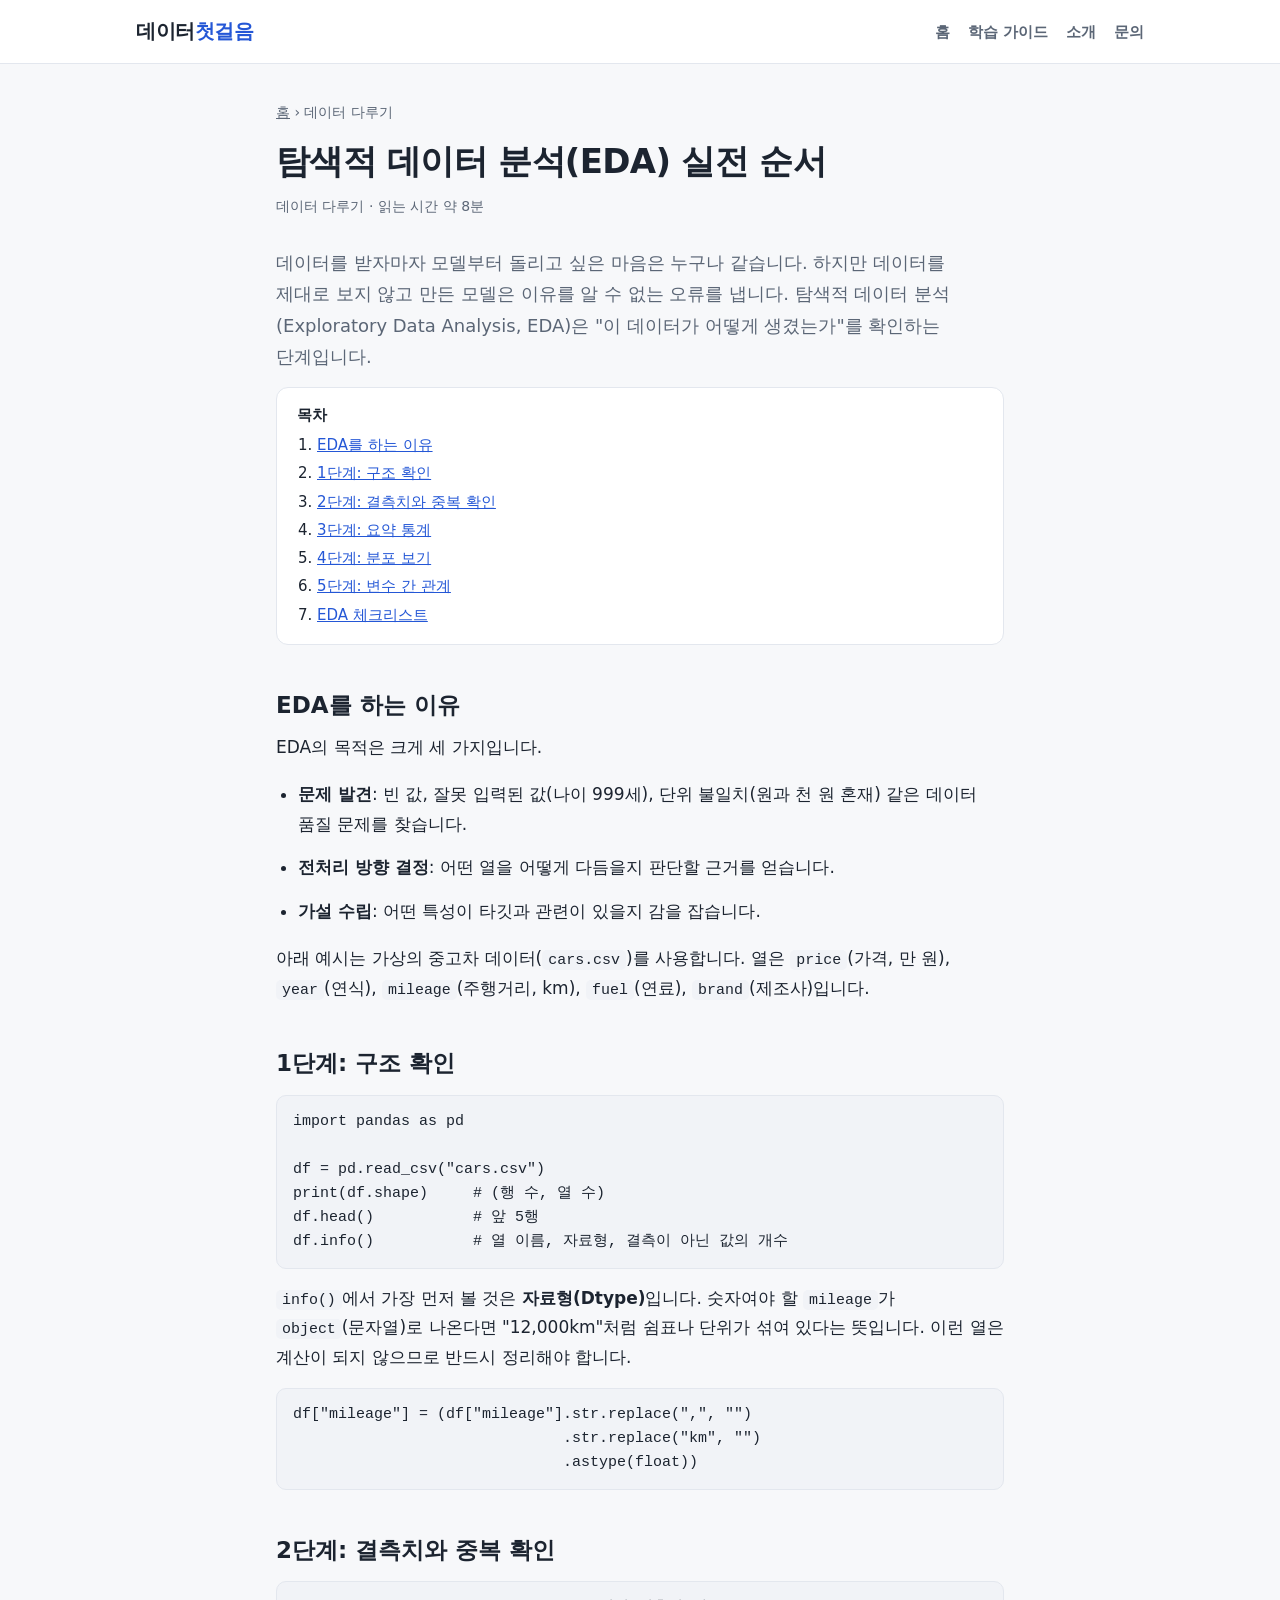
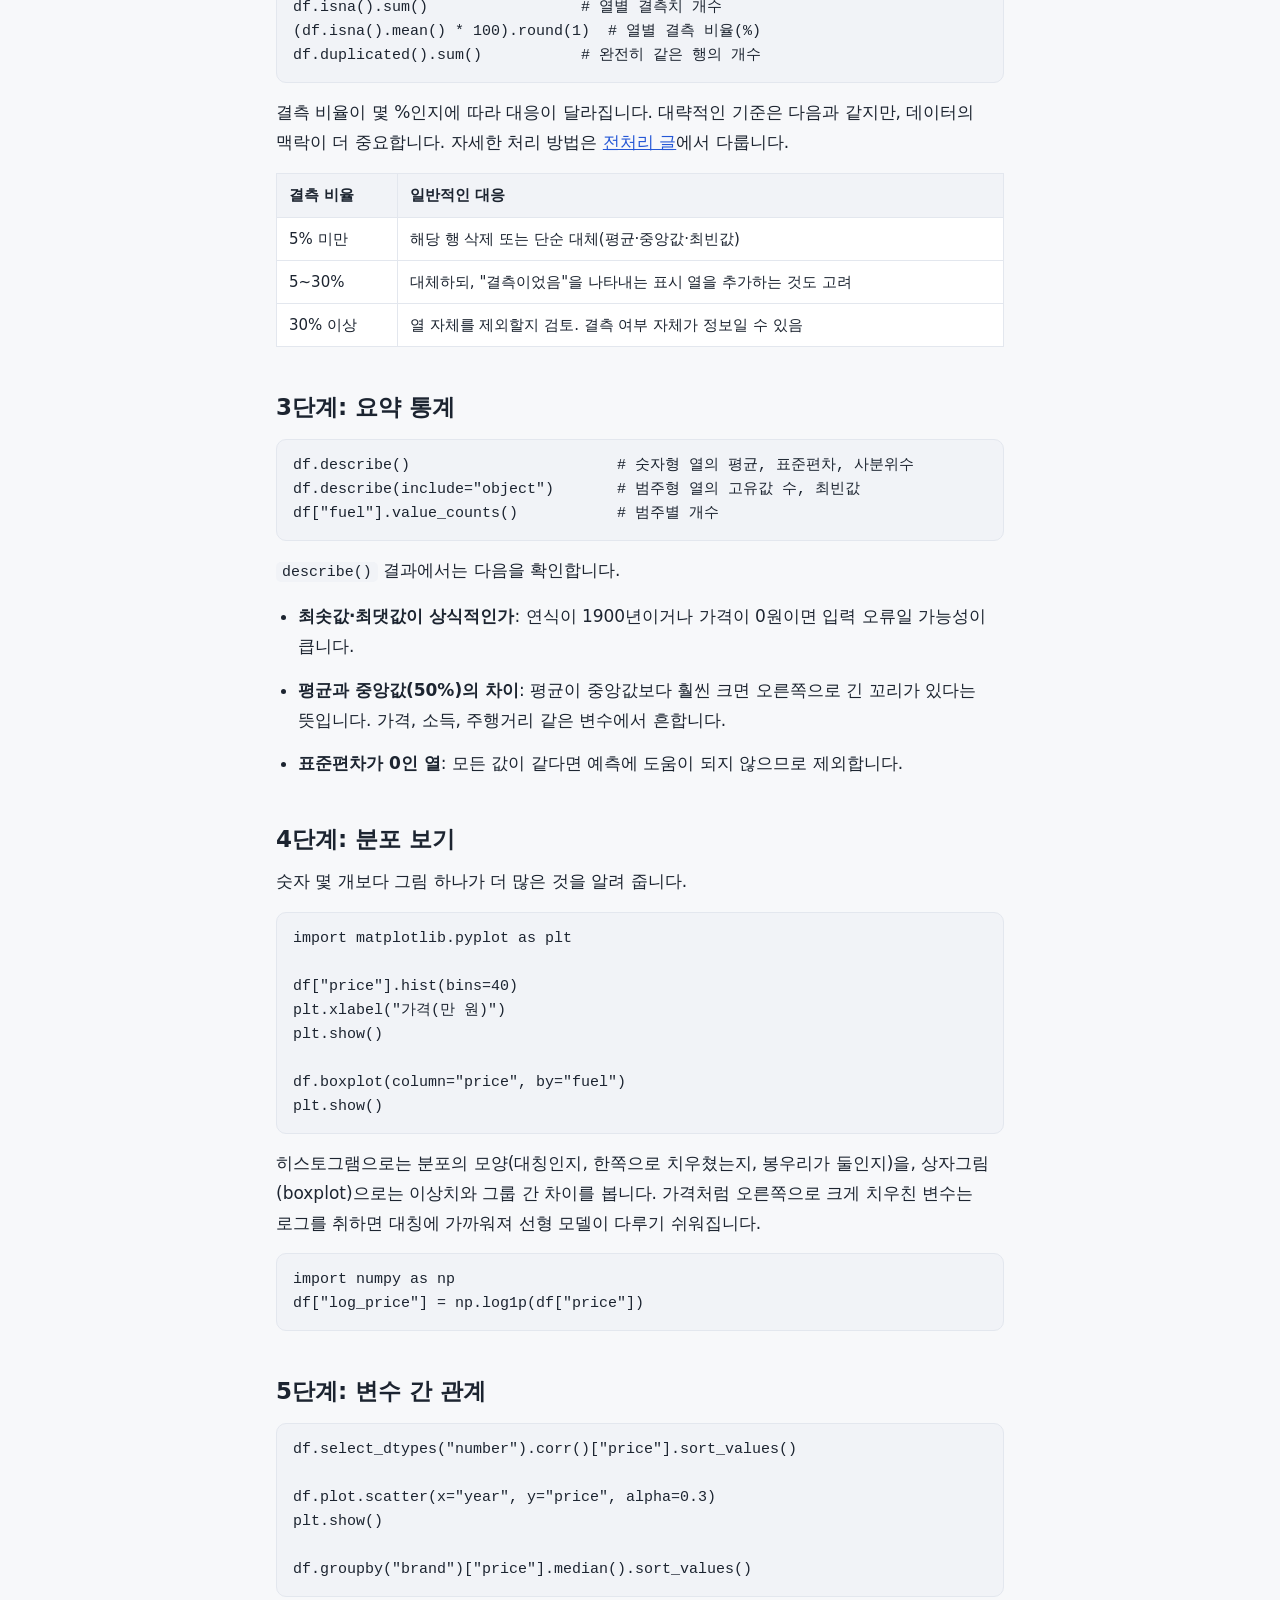
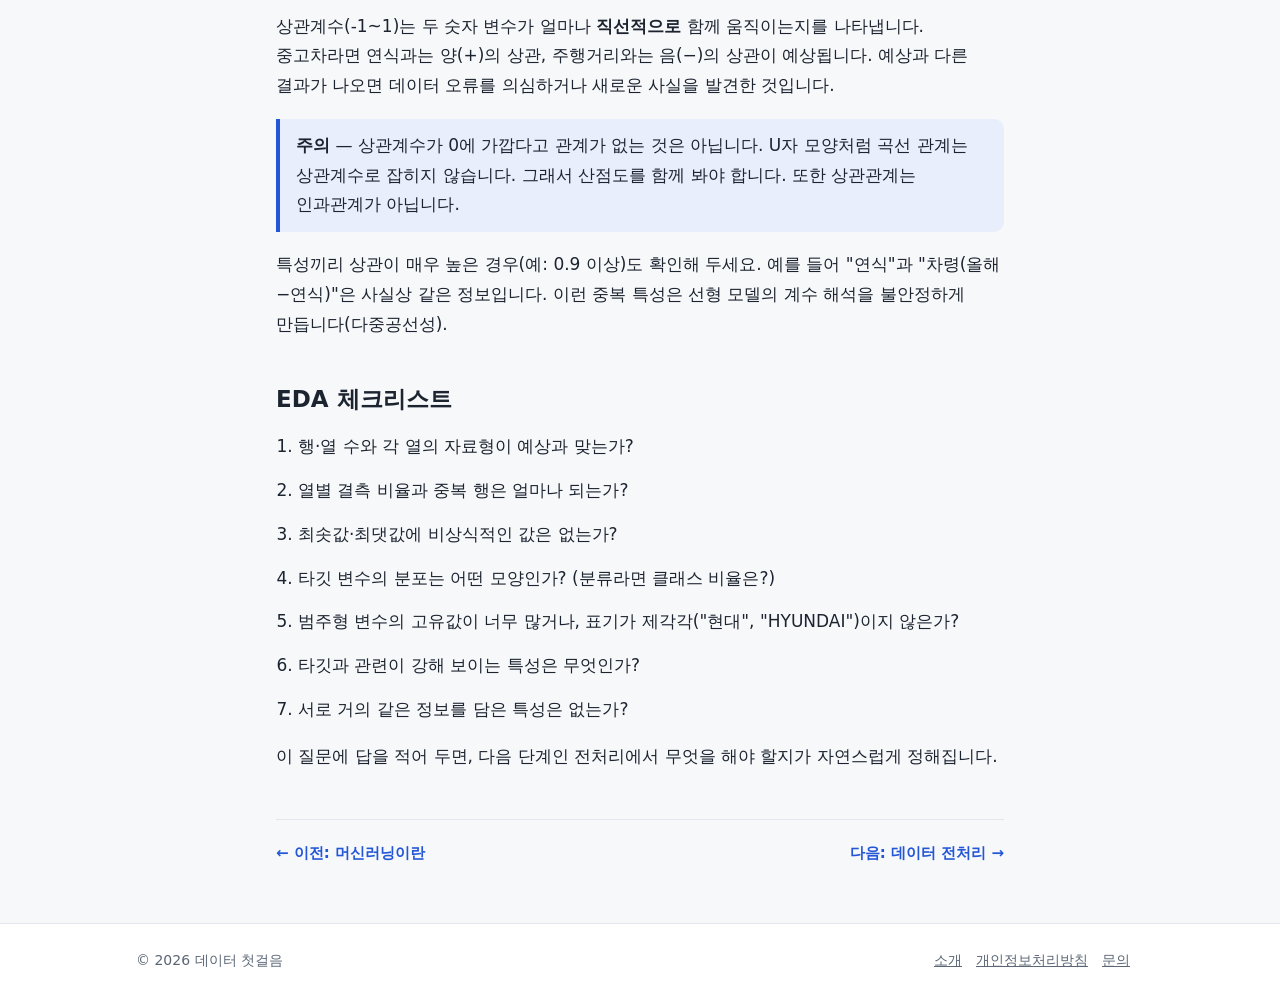
<file: posts/eda.html>
<!doctype html>
<html lang="ko">
<head>
  <meta charset="utf-8">
  <meta name="viewport" content="width=device-width, initial-scale=1">
  <title>탐색적 데이터 분석(EDA) 실전 순서 - 데이터 첫걸음</title>
  <meta name="description" content="모델을 만들기 전에 데이터를 이해하는 탐색적 데이터 분석(EDA)의 순서를 pandas 코드와 함께 설명합니다. 구조 확인, 요약 통계, 분포, 상관관계까지.">
  <link rel="canonical" href="https://nomer-pixel.github.io/code_practice/posts/eda.html">
  <script async src="https://pagead2.googlesyndication.com/pagead/js/adsbygoogle.js?client=ca-pub-2924409115830363"
     crossorigin="anonymous"></script>
  <script async src="https://www.googletagmanager.com/gtm.js?id=GTM-5HQ7SBSG"></script>
  <script>
    window.dataLayer = window.dataLayer || [];
    function gtag(){dataLayer.push(arguments);}
    gtag('js', new Date());
  </script>
  <link rel="stylesheet" href="../style.css">
</head>
<body>
  <a class="skip" href="#content">본문 바로가기</a>
  <header class="site-header">
    <div class="inner">
      <a class="logo" href="../">데이터<span>첫걸음</span></a>
      <nav class="site-nav" aria-label="주 메뉴">
        <ul>
          <li><a href="../">홈</a></li>
          <li><a href="../#guides">학습 가이드</a></li>
          <li><a href="../about.html">소개</a></li>
          <li><a href="../contact.html">문의</a></li>
        </ul>
      </nav>
    </div>
  </header>

  <main id="content">
    <article>
      <div class="breadcrumb"><a href="../">홈</a> › 데이터 다루기</div>
      <h1>탐색적 데이터 분석(EDA) 실전 순서</h1>
      <p class="meta">데이터 다루기 · 읽는 시간 약 8분</p>

      <p class="lead">데이터를 받자마자 모델부터 돌리고 싶은 마음은 누구나 같습니다. 하지만 데이터를 제대로 보지 않고 만든 모델은 이유를 알 수 없는 오류를 냅니다. 탐색적 데이터 분석(Exploratory Data Analysis, EDA)은 "이 데이터가 어떻게 생겼는가"를 확인하는 단계입니다.</p>

      <nav class="toc" aria-label="목차">
        <strong>목차</strong>
        <ol>
          <li><a href="#why">EDA를 하는 이유</a></li>
          <li><a href="#s1">1단계: 구조 확인</a></li>
          <li><a href="#s2">2단계: 결측치와 중복 확인</a></li>
          <li><a href="#s3">3단계: 요약 통계</a></li>
          <li><a href="#s4">4단계: 분포 보기</a></li>
          <li><a href="#s5">5단계: 변수 간 관계</a></li>
          <li><a href="#check">EDA 체크리스트</a></li>
        </ol>
      </nav>

      <h2 id="why">EDA를 하는 이유</h2>
      <p>EDA의 목적은 크게 세 가지입니다.</p>
      <ul>
        <li><strong>문제 발견</strong>: 빈 값, 잘못 입력된 값(나이 999세), 단위 불일치(원과 천 원 혼재) 같은 데이터 품질 문제를 찾습니다.</li>
        <li><strong>전처리 방향 결정</strong>: 어떤 열을 어떻게 다듬을지 판단할 근거를 얻습니다.</li>
        <li><strong>가설 수립</strong>: 어떤 특성이 타깃과 관련이 있을지 감을 잡습니다.</li>
      </ul>
      <p>아래 예시는 가상의 중고차 데이터(<code>cars.csv</code>)를 사용합니다. 열은 <code>price</code>(가격, 만 원), <code>year</code>(연식), <code>mileage</code>(주행거리, km), <code>fuel</code>(연료), <code>brand</code>(제조사)입니다.</p>

      <h2 id="s1">1단계: 구조 확인</h2>
<pre><code>import pandas as pd

df = pd.read_csv("cars.csv")
print(df.shape)     # (행 수, 열 수)
df.head()           # 앞 5행
df.info()           # 열 이름, 자료형, 결측이 아닌 값의 개수</code></pre>
      <p><code>info()</code>에서 가장 먼저 볼 것은 <strong>자료형(Dtype)</strong>입니다. 숫자여야 할 <code>mileage</code>가 <code>object</code>(문자열)로 나온다면 "12,000km"처럼 쉼표나 단위가 섞여 있다는 뜻입니다. 이런 열은 계산이 되지 않으므로 반드시 정리해야 합니다.</p>
<pre><code>df["mileage"] = (df["mileage"].str.replace(",", "")
                              .str.replace("km", "")
                              .astype(float))</code></pre>

      <h2 id="s2">2단계: 결측치와 중복 확인</h2>
<pre><code>df.isna().sum()                 # 열별 결측치 개수
(df.isna().mean() * 100).round(1)  # 열별 결측 비율(%)
df.duplicated().sum()           # 완전히 같은 행의 개수</code></pre>
      <p>결측 비율이 몇 %인지에 따라 대응이 달라집니다. 대략적인 기준은 다음과 같지만, 데이터의 맥락이 더 중요합니다. 자세한 처리 방법은 <a href="preprocessing.html">전처리 글</a>에서 다룹니다.</p>
      <div class="table-wrap">
        <table>
          <thead><tr><th>결측 비율</th><th>일반적인 대응</th></tr></thead>
          <tbody>
            <tr><td>5% 미만</td><td>해당 행 삭제 또는 단순 대체(평균·중앙값·최빈값)</td></tr>
            <tr><td>5~30%</td><td>대체하되, "결측이었음"을 나타내는 표시 열을 추가하는 것도 고려</td></tr>
            <tr><td>30% 이상</td><td>열 자체를 제외할지 검토. 결측 여부 자체가 정보일 수 있음</td></tr>
          </tbody>
        </table>
      </div>

      <h2 id="s3">3단계: 요약 통계</h2>
<pre><code>df.describe()                       # 숫자형 열의 평균, 표준편차, 사분위수
df.describe(include="object")       # 범주형 열의 고유값 수, 최빈값
df["fuel"].value_counts()           # 범주별 개수</code></pre>
      <p><code>describe()</code> 결과에서는 다음을 확인합니다.</p>
      <ul>
        <li><strong>최솟값·최댓값이 상식적인가</strong>: 연식이 1900년이거나 가격이 0원이면 입력 오류일 가능성이 큽니다.</li>
        <li><strong>평균과 중앙값(50%)의 차이</strong>: 평균이 중앙값보다 훨씬 크면 오른쪽으로 긴 꼬리가 있다는 뜻입니다. 가격, 소득, 주행거리 같은 변수에서 흔합니다.</li>
        <li><strong>표준편차가 0인 열</strong>: 모든 값이 같다면 예측에 도움이 되지 않으므로 제외합니다.</li>
      </ul>

      <h2 id="s4">4단계: 분포 보기</h2>
      <p>숫자 몇 개보다 그림 하나가 더 많은 것을 알려 줍니다.</p>
<pre><code>import matplotlib.pyplot as plt

df["price"].hist(bins=40)
plt.xlabel("가격(만 원)")
plt.show()

df.boxplot(column="price", by="fuel")
plt.show()</code></pre>
      <p>히스토그램으로는 분포의 모양(대칭인지, 한쪽으로 치우쳤는지, 봉우리가 둘인지)을, 상자그림(boxplot)으로는 이상치와 그룹 간 차이를 봅니다. 가격처럼 오른쪽으로 크게 치우친 변수는 로그를 취하면 대칭에 가까워져 선형 모델이 다루기 쉬워집니다.</p>
<pre><code>import numpy as np
df["log_price"] = np.log1p(df["price"])</code></pre>

      <h2 id="s5">5단계: 변수 간 관계</h2>
<pre><code>df.select_dtypes("number").corr()["price"].sort_values()

df.plot.scatter(x="year", y="price", alpha=0.3)
plt.show()

df.groupby("brand")["price"].median().sort_values()</code></pre>
      <p>상관계수(-1~1)는 두 숫자 변수가 얼마나 <strong>직선적으로</strong> 함께 움직이는지를 나타냅니다. 중고차라면 연식과는 양(+)의 상관, 주행거리와는 음(−)의 상관이 예상됩니다. 예상과 다른 결과가 나오면 데이터 오류를 의심하거나 새로운 사실을 발견한 것입니다.</p>
      <div class="note">
        <p><strong>주의</strong> — 상관계수가 0에 가깝다고 관계가 없는 것은 아닙니다. U자 모양처럼 곡선 관계는 상관계수로 잡히지 않습니다. 그래서 산점도를 함께 봐야 합니다. 또한 상관관계는 인과관계가 아닙니다.</p>
      </div>
      <p>특성끼리 상관이 매우 높은 경우(예: 0.9 이상)도 확인해 두세요. 예를 들어 "연식"과 "차령(올해−연식)"은 사실상 같은 정보입니다. 이런 중복 특성은 선형 모델의 계수 해석을 불안정하게 만듭니다(다중공선성).</p>

      <h2 id="check">EDA 체크리스트</h2>
      <ol>
        <li>행·열 수와 각 열의 자료형이 예상과 맞는가?</li>
        <li>열별 결측 비율과 중복 행은 얼마나 되는가?</li>
        <li>최솟값·최댓값에 비상식적인 값은 없는가?</li>
        <li>타깃 변수의 분포는 어떤 모양인가? (분류라면 클래스 비율은?)</li>
        <li>범주형 변수의 고유값이 너무 많거나, 표기가 제각각("현대", "HYUNDAI")이지 않은가?</li>
        <li>타깃과 관련이 강해 보이는 특성은 무엇인가?</li>
        <li>서로 거의 같은 정보를 담은 특성은 없는가?</li>
      </ol>
      <p>이 질문에 답을 적어 두면, 다음 단계인 전처리에서 무엇을 해야 할지가 자연스럽게 정해집니다.</p>

      <nav class="post-nav" aria-label="이전/다음 글">
        <a href="what-is-ml.html">← 이전: 머신러닝이란</a>
        <a href="preprocessing.html">다음: 데이터 전처리 →</a>
      </nav>
    </article>
  </main>

  <footer class="site-footer">
    <div class="inner">
      <span>© 2026 데이터 첫걸음</span>
      <nav aria-label="하단 메뉴">
        <a href="../about.html">소개</a><a href="../privacy.html">개인정보처리방침</a><a href="../contact.html">문의</a>
      </nav>
    </div>
  </footer>
</body>
</html>
</file>
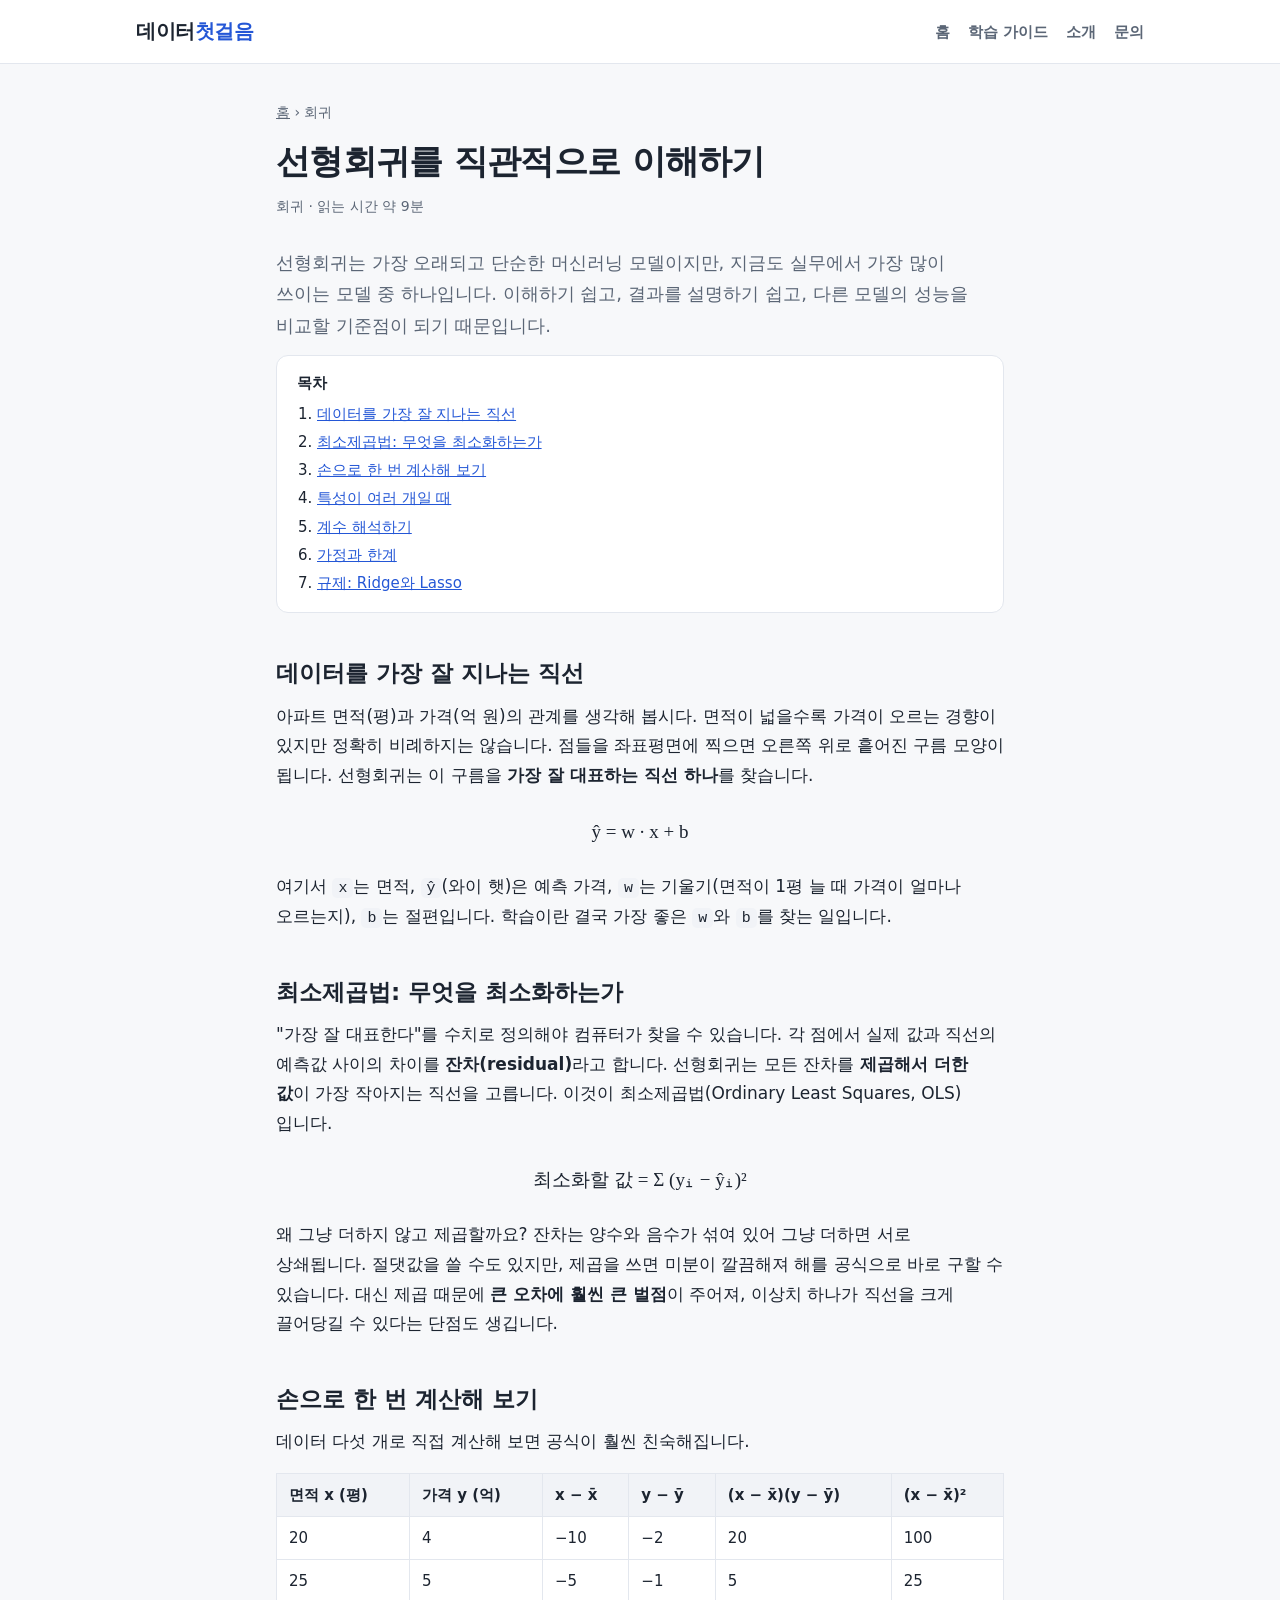
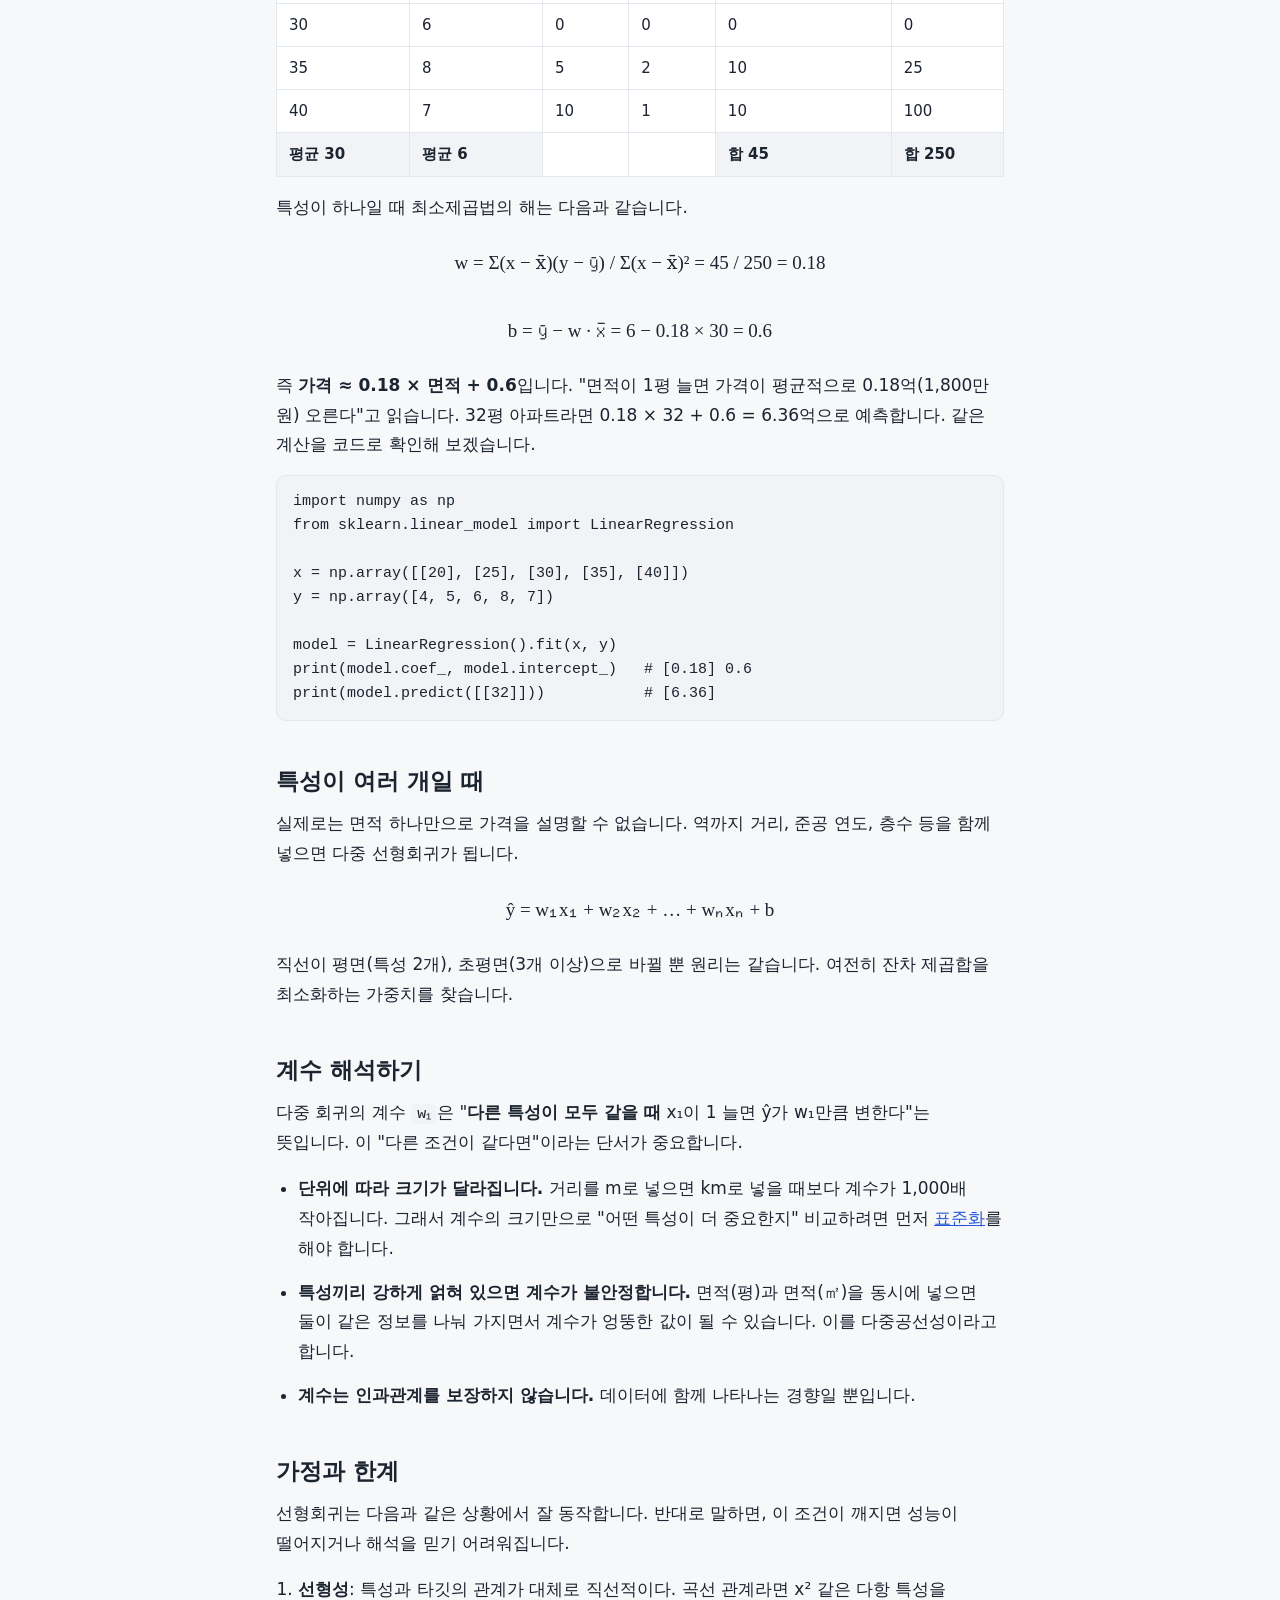
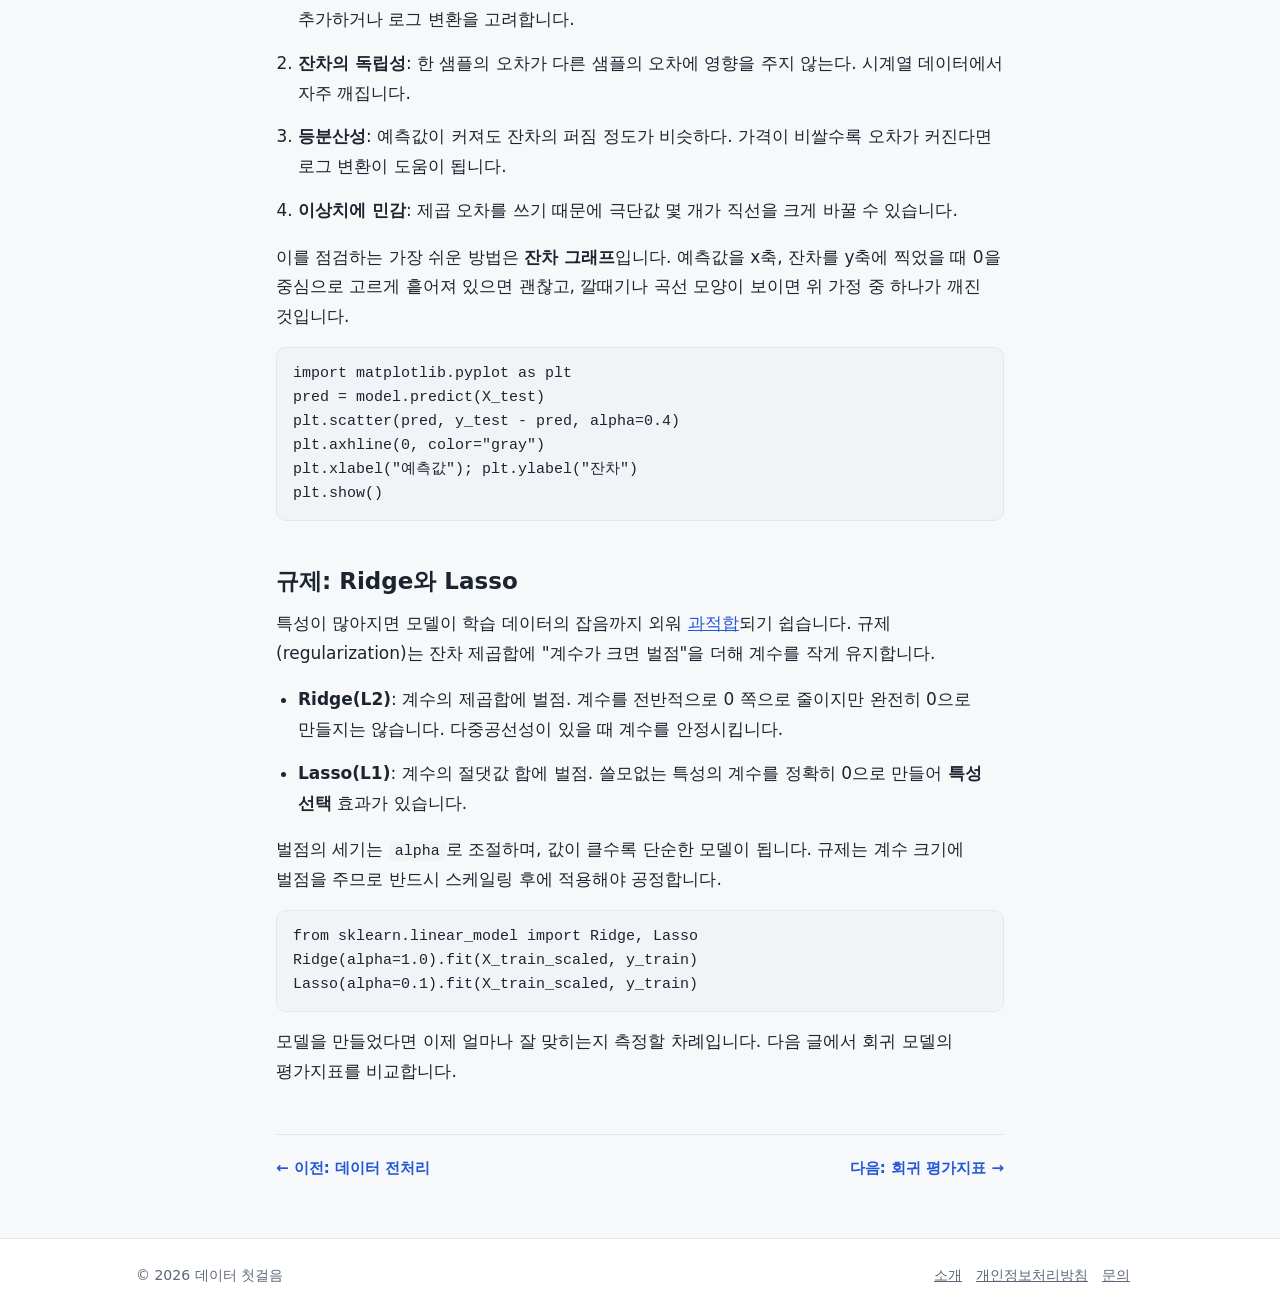
<file: posts/linear-regression.html>
<!doctype html>
<html lang="ko">
<head>
  <meta charset="utf-8">
  <meta name="viewport" content="width=device-width, initial-scale=1">
  <title>선형회귀를 직관적으로 이해하기 - 데이터 첫걸음</title>
  <meta name="description" content="선형회귀가 무엇을 최소화하는지, 계수를 어떻게 해석하는지, 어떤 가정과 한계가 있는지 집값 예시와 직접 계산으로 설명합니다.">
  <link rel="canonical" href="https://nomer-pixel.github.io/code_practice/posts/linear-regression.html">
  <script async src="https://pagead2.googlesyndication.com/pagead/js/adsbygoogle.js?client=ca-pub-2924409115830363"
     crossorigin="anonymous"></script>
  <script async src="https://www.googletagmanager.com/gtm.js?id=GTM-5HQ7SBSG"></script>
  <script>
    window.dataLayer = window.dataLayer || [];
    function gtag(){dataLayer.push(arguments);}
    gtag('js', new Date());
  </script>
  <link rel="stylesheet" href="../style.css">
</head>
<body>
  <a class="skip" href="#content">본문 바로가기</a>
  <header class="site-header">
    <div class="inner">
      <a class="logo" href="../">데이터<span>첫걸음</span></a>
      <nav class="site-nav" aria-label="주 메뉴">
        <ul>
          <li><a href="../">홈</a></li>
          <li><a href="../#guides">학습 가이드</a></li>
          <li><a href="../about.html">소개</a></li>
          <li><a href="../contact.html">문의</a></li>
        </ul>
      </nav>
    </div>
  </header>

  <main id="content">
    <article>
      <div class="breadcrumb"><a href="../">홈</a> › 회귀</div>
      <h1>선형회귀를 직관적으로 이해하기</h1>
      <p class="meta">회귀 · 읽는 시간 약 9분</p>

      <p class="lead">선형회귀는 가장 오래되고 단순한 머신러닝 모델이지만, 지금도 실무에서 가장 많이 쓰이는 모델 중 하나입니다. 이해하기 쉽고, 결과를 설명하기 쉽고, 다른 모델의 성능을 비교할 기준점이 되기 때문입니다.</p>

      <nav class="toc" aria-label="목차">
        <strong>목차</strong>
        <ol>
          <li><a href="#idea">데이터를 가장 잘 지나는 직선</a></li>
          <li><a href="#ols">최소제곱법: 무엇을 최소화하는가</a></li>
          <li><a href="#hand">손으로 한 번 계산해 보기</a></li>
          <li><a href="#multi">특성이 여러 개일 때</a></li>
          <li><a href="#interpret">계수 해석하기</a></li>
          <li><a href="#limits">가정과 한계</a></li>
          <li><a href="#reg">규제: Ridge와 Lasso</a></li>
        </ol>
      </nav>

      <h2 id="idea">데이터를 가장 잘 지나는 직선</h2>
      <p>아파트 면적(평)과 가격(억 원)의 관계를 생각해 봅시다. 면적이 넓을수록 가격이 오르는 경향이 있지만 정확히 비례하지는 않습니다. 점들을 좌표평면에 찍으면 오른쪽 위로 흩어진 구름 모양이 됩니다. 선형회귀는 이 구름을 <strong>가장 잘 대표하는 직선 하나</strong>를 찾습니다.</p>
      <p class="formula">ŷ = w · x + b</p>
      <p>여기서 <code>x</code>는 면적, <code>ŷ</code>(와이 햇)은 예측 가격, <code>w</code>는 기울기(면적이 1평 늘 때 가격이 얼마나 오르는지), <code>b</code>는 절편입니다. 학습이란 결국 가장 좋은 <code>w</code>와 <code>b</code>를 찾는 일입니다.</p>

      <h2 id="ols">최소제곱법: 무엇을 최소화하는가</h2>
      <p>"가장 잘 대표한다"를 수치로 정의해야 컴퓨터가 찾을 수 있습니다. 각 점에서 실제 값과 직선의 예측값 사이의 차이를 <strong>잔차(residual)</strong>라고 합니다. 선형회귀는 모든 잔차를 <strong>제곱해서 더한 값</strong>이 가장 작아지는 직선을 고릅니다. 이것이 최소제곱법(Ordinary Least Squares, OLS)입니다.</p>
      <p class="formula">최소화할 값 = Σ (yᵢ − ŷᵢ)²</p>
      <p>왜 그냥 더하지 않고 제곱할까요? 잔차는 양수와 음수가 섞여 있어 그냥 더하면 서로 상쇄됩니다. 절댓값을 쓸 수도 있지만, 제곱을 쓰면 미분이 깔끔해져 해를 공식으로 바로 구할 수 있습니다. 대신 제곱 때문에 <strong>큰 오차에 훨씬 큰 벌점</strong>이 주어져, 이상치 하나가 직선을 크게 끌어당길 수 있다는 단점도 생깁니다.</p>

      <h2 id="hand">손으로 한 번 계산해 보기</h2>
      <p>데이터 다섯 개로 직접 계산해 보면 공식이 훨씬 친숙해집니다.</p>
      <div class="table-wrap">
        <table>
          <thead><tr><th>면적 x (평)</th><th>가격 y (억)</th><th>x − x̄</th><th>y − ȳ</th><th>(x − x̄)(y − ȳ)</th><th>(x − x̄)²</th></tr></thead>
          <tbody>
            <tr><td>20</td><td>4</td><td>−10</td><td>−2</td><td>20</td><td>100</td></tr>
            <tr><td>25</td><td>5</td><td>−5</td><td>−1</td><td>5</td><td>25</td></tr>
            <tr><td>30</td><td>6</td><td>0</td><td>0</td><td>0</td><td>0</td></tr>
            <tr><td>35</td><td>8</td><td>5</td><td>2</td><td>10</td><td>25</td></tr>
            <tr><td>40</td><td>7</td><td>10</td><td>1</td><td>10</td><td>100</td></tr>
            <tr><th>평균 30</th><th>평균 6</th><td></td><td></td><th>합 45</th><th>합 250</th></tr>
          </tbody>
        </table>
      </div>
      <p>특성이 하나일 때 최소제곱법의 해는 다음과 같습니다.</p>
      <p class="formula">w = Σ(x − x̄)(y − ȳ) / Σ(x − x̄)² = 45 / 250 = 0.18</p>
      <p class="formula">b = ȳ − w · x̄ = 6 − 0.18 × 30 = 0.6</p>
      <p>즉 <strong>가격 ≈ 0.18 × 면적 + 0.6</strong>입니다. "면적이 1평 늘면 가격이 평균적으로 0.18억(1,800만 원) 오른다"고 읽습니다. 32평 아파트라면 0.18 × 32 + 0.6 = 6.36억으로 예측합니다. 같은 계산을 코드로 확인해 보겠습니다.</p>
<pre><code>import numpy as np
from sklearn.linear_model import LinearRegression

x = np.array([[20], [25], [30], [35], [40]])
y = np.array([4, 5, 6, 8, 7])

model = LinearRegression().fit(x, y)
print(model.coef_, model.intercept_)   # [0.18] 0.6
print(model.predict([[32]]))           # [6.36]</code></pre>

      <h2 id="multi">특성이 여러 개일 때</h2>
      <p>실제로는 면적 하나만으로 가격을 설명할 수 없습니다. 역까지 거리, 준공 연도, 층수 등을 함께 넣으면 다중 선형회귀가 됩니다.</p>
      <p class="formula">ŷ = w₁x₁ + w₂x₂ + … + wₙxₙ + b</p>
      <p>직선이 평면(특성 2개), 초평면(3개 이상)으로 바뀔 뿐 원리는 같습니다. 여전히 잔차 제곱합을 최소화하는 가중치를 찾습니다.</p>

      <h2 id="interpret">계수 해석하기</h2>
      <p>다중 회귀의 계수 <code>w₁</code>은 "<strong>다른 특성이 모두 같을 때</strong> x₁이 1 늘면 ŷ가 w₁만큼 변한다"는 뜻입니다. 이 "다른 조건이 같다면"이라는 단서가 중요합니다.</p>
      <ul>
        <li><strong>단위에 따라 크기가 달라집니다.</strong> 거리를 m로 넣으면 km로 넣을 때보다 계수가 1,000배 작아집니다. 그래서 계수의 크기만으로 "어떤 특성이 더 중요한지" 비교하려면 먼저 <a href="preprocessing.html#scaling">표준화</a>를 해야 합니다.</li>
        <li><strong>특성끼리 강하게 얽혀 있으면 계수가 불안정합니다.</strong> 면적(평)과 면적(㎡)을 동시에 넣으면 둘이 같은 정보를 나눠 가지면서 계수가 엉뚱한 값이 될 수 있습니다. 이를 다중공선성이라고 합니다.</li>
        <li><strong>계수는 인과관계를 보장하지 않습니다.</strong> 데이터에 함께 나타나는 경향일 뿐입니다.</li>
      </ul>

      <h2 id="limits">가정과 한계</h2>
      <p>선형회귀는 다음과 같은 상황에서 잘 동작합니다. 반대로 말하면, 이 조건이 깨지면 성능이 떨어지거나 해석을 믿기 어려워집니다.</p>
      <ol>
        <li><strong>선형성</strong>: 특성과 타깃의 관계가 대체로 직선적이다. 곡선 관계라면 x² 같은 다항 특성을 추가하거나 로그 변환을 고려합니다.</li>
        <li><strong>잔차의 독립성</strong>: 한 샘플의 오차가 다른 샘플의 오차에 영향을 주지 않는다. 시계열 데이터에서 자주 깨집니다.</li>
        <li><strong>등분산성</strong>: 예측값이 커져도 잔차의 퍼짐 정도가 비슷하다. 가격이 비쌀수록 오차가 커진다면 로그 변환이 도움이 됩니다.</li>
        <li><strong>이상치에 민감</strong>: 제곱 오차를 쓰기 때문에 극단값 몇 개가 직선을 크게 바꿀 수 있습니다.</li>
      </ol>
      <p>이를 점검하는 가장 쉬운 방법은 <strong>잔차 그래프</strong>입니다. 예측값을 x축, 잔차를 y축에 찍었을 때 0을 중심으로 고르게 흩어져 있으면 괜찮고, 깔때기나 곡선 모양이 보이면 위 가정 중 하나가 깨진 것입니다.</p>
<pre><code>import matplotlib.pyplot as plt
pred = model.predict(X_test)
plt.scatter(pred, y_test - pred, alpha=0.4)
plt.axhline(0, color="gray")
plt.xlabel("예측값"); plt.ylabel("잔차")
plt.show()</code></pre>

      <h2 id="reg">규제: Ridge와 Lasso</h2>
      <p>특성이 많아지면 모델이 학습 데이터의 잡음까지 외워 <a href="overfitting-cv.html">과적합</a>되기 쉽습니다. 규제(regularization)는 잔차 제곱합에 "계수가 크면 벌점"을 더해 계수를 작게 유지합니다.</p>
      <ul>
        <li><strong>Ridge(L2)</strong>: 계수의 제곱합에 벌점. 계수를 전반적으로 0 쪽으로 줄이지만 완전히 0으로 만들지는 않습니다. 다중공선성이 있을 때 계수를 안정시킵니다.</li>
        <li><strong>Lasso(L1)</strong>: 계수의 절댓값 합에 벌점. 쓸모없는 특성의 계수를 정확히 0으로 만들어 <strong>특성 선택</strong> 효과가 있습니다.</li>
      </ul>
      <p>벌점의 세기는 <code>alpha</code>로 조절하며, 값이 클수록 단순한 모델이 됩니다. 규제는 계수 크기에 벌점을 주므로 반드시 스케일링 후에 적용해야 공정합니다.</p>
<pre><code>from sklearn.linear_model import Ridge, Lasso
Ridge(alpha=1.0).fit(X_train_scaled, y_train)
Lasso(alpha=0.1).fit(X_train_scaled, y_train)</code></pre>
      <p>모델을 만들었다면 이제 얼마나 잘 맞히는지 측정할 차례입니다. 다음 글에서 회귀 모델의 평가지표를 비교합니다.</p>

      <nav class="post-nav" aria-label="이전/다음 글">
        <a href="preprocessing.html">← 이전: 데이터 전처리</a>
        <a href="regression-metrics.html">다음: 회귀 평가지표 →</a>
      </nav>
    </article>
  </main>

  <footer class="site-footer">
    <div class="inner">
      <span>© 2026 데이터 첫걸음</span>
      <nav aria-label="하단 메뉴">
        <a href="../about.html">소개</a><a href="../privacy.html">개인정보처리방침</a><a href="../contact.html">문의</a>
      </nav>
    </div>
  </footer>
</body>
</html>
</file>
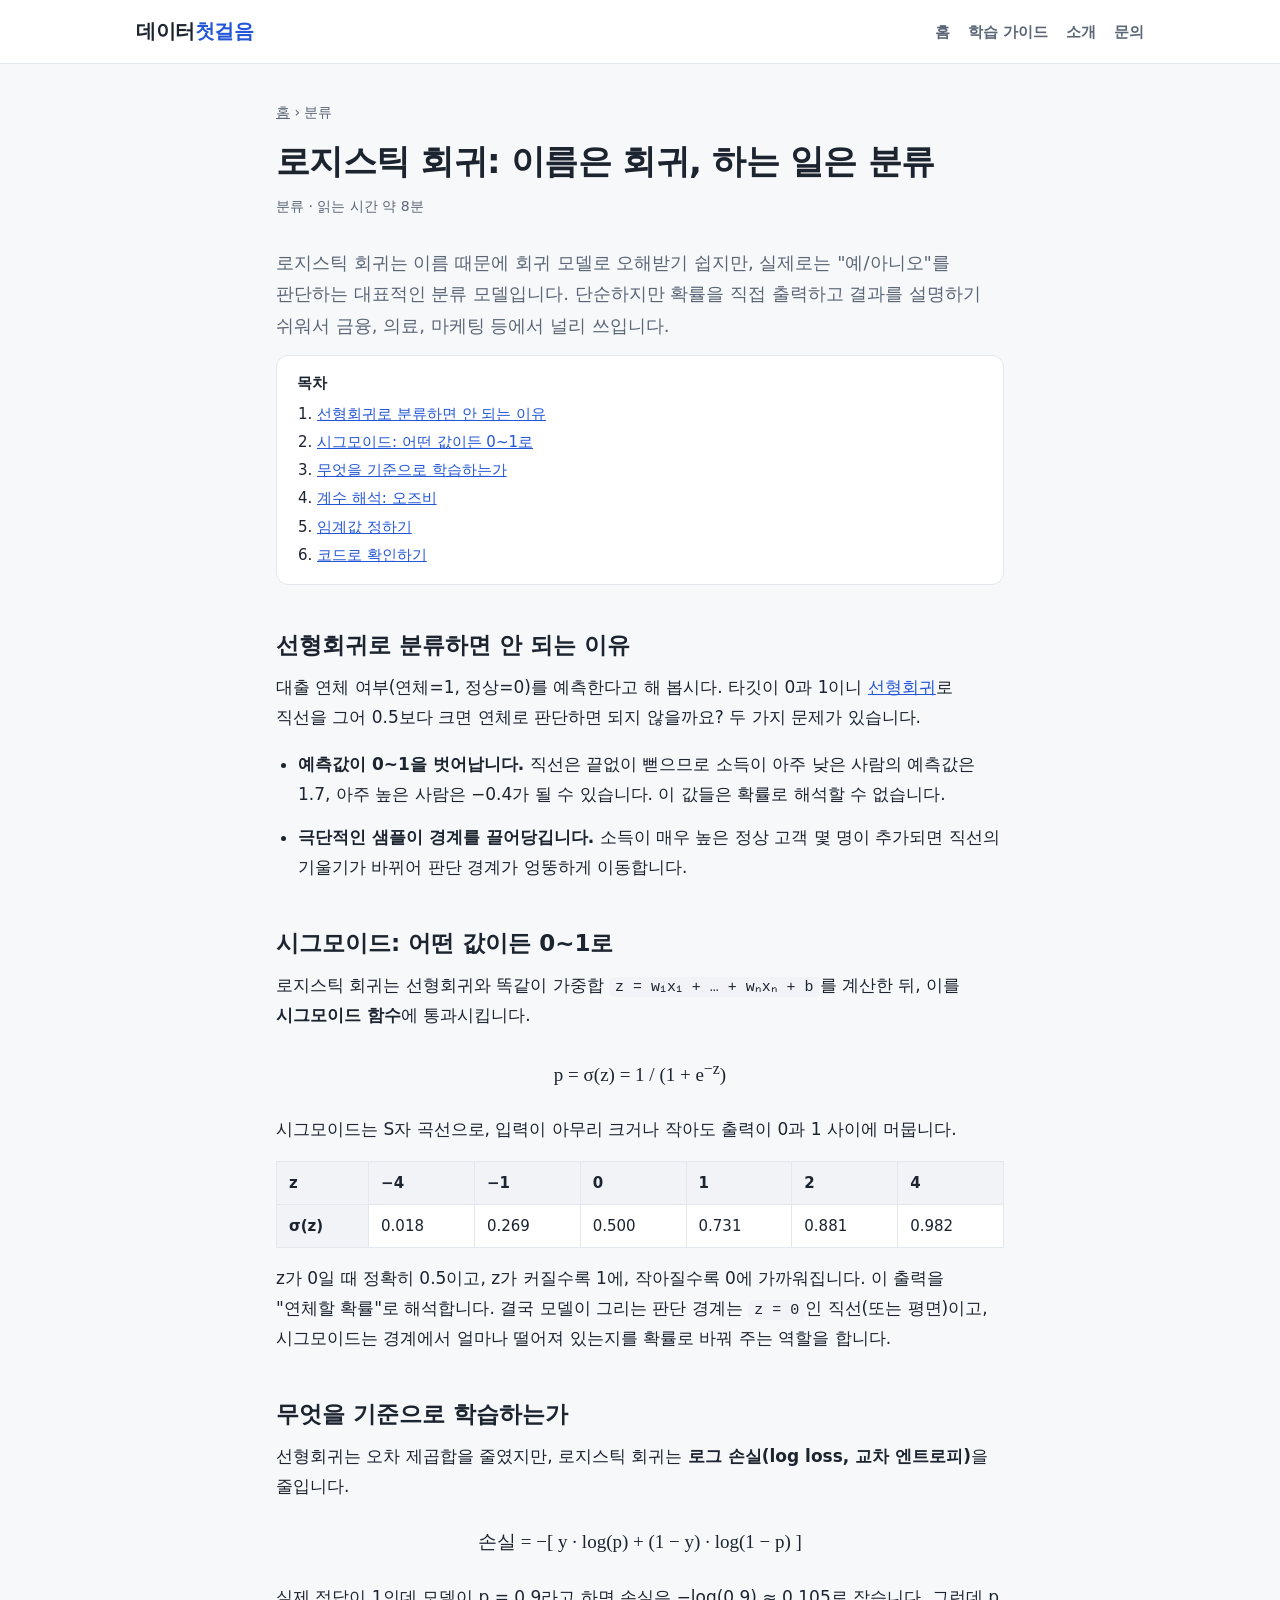
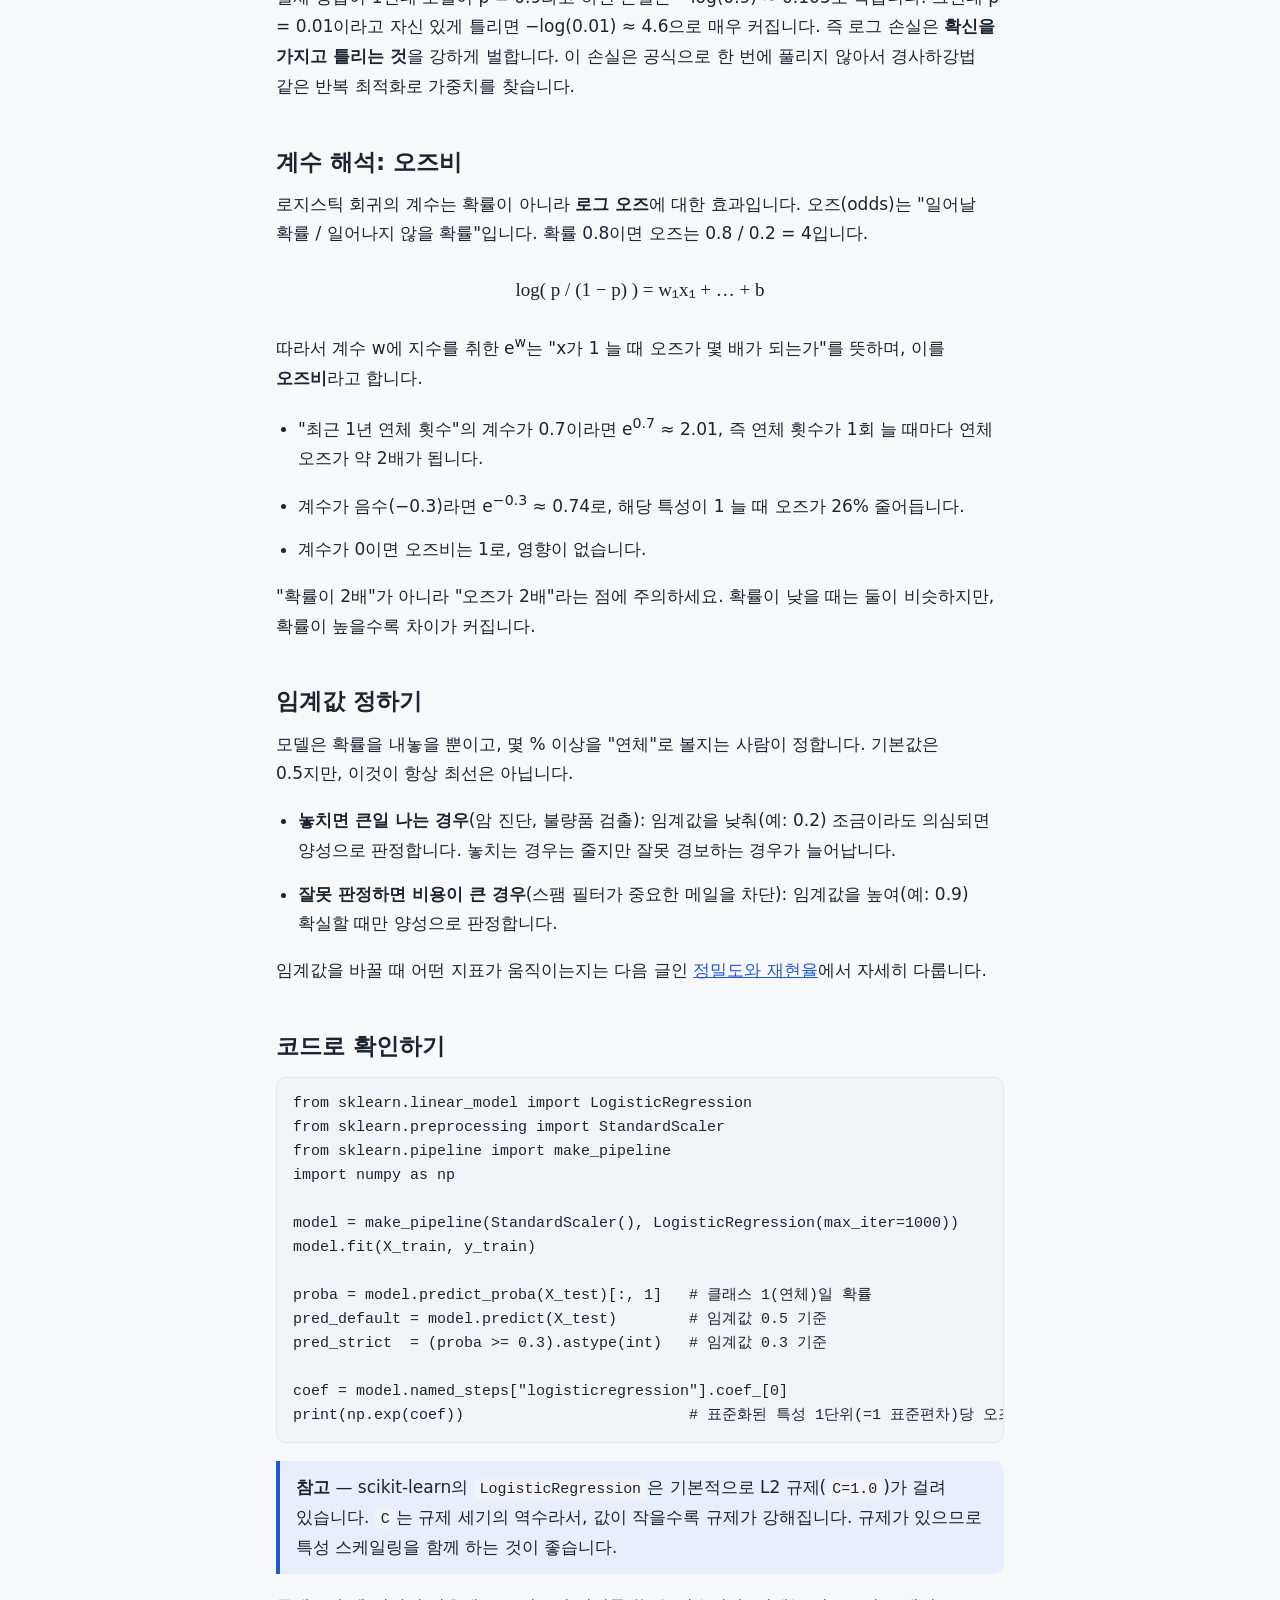
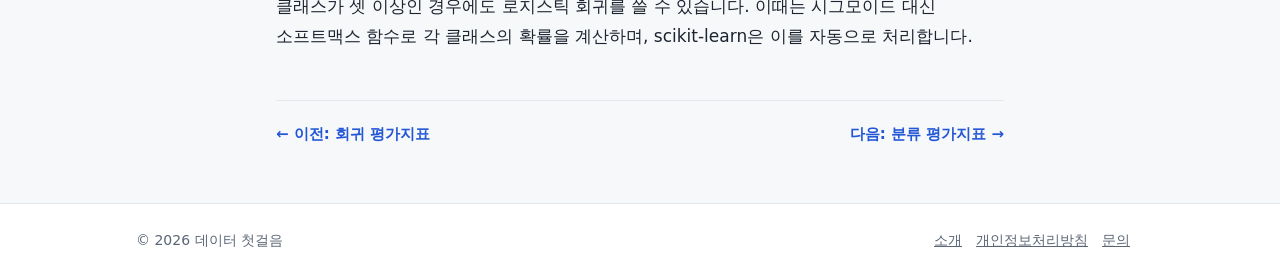
<file: posts/logistic-regression.html>
<!doctype html>
<html lang="ko">
<head>
  <meta charset="utf-8">
  <meta name="viewport" content="width=device-width, initial-scale=1">
  <title>로지스틱 회귀: 이름은 회귀, 하는 일은 분류 - 데이터 첫걸음</title>
  <meta name="description" content="로지스틱 회귀가 시그모이드 함수로 확률을 만드는 원리, 계수를 오즈비로 해석하는 방법, 임계값을 정하는 기준을 예시와 함께 설명합니다.">
  <link rel="canonical" href="https://nomer-pixel.github.io/code_practice/posts/logistic-regression.html">
  <script async src="https://pagead2.googlesyndication.com/pagead/js/adsbygoogle.js?client=ca-pub-2924409115830363"
     crossorigin="anonymous"></script>
  <script async src="https://www.googletagmanager.com/gtm.js?id=GTM-5HQ7SBSG"></script>
  <script>
    window.dataLayer = window.dataLayer || [];
    function gtag(){dataLayer.push(arguments);}
    gtag('js', new Date());
  </script>
  <link rel="stylesheet" href="../style.css">
</head>
<body>
  <a class="skip" href="#content">본문 바로가기</a>
  <header class="site-header">
    <div class="inner">
      <a class="logo" href="../">데이터<span>첫걸음</span></a>
      <nav class="site-nav" aria-label="주 메뉴">
        <ul>
          <li><a href="../">홈</a></li>
          <li><a href="../#guides">학습 가이드</a></li>
          <li><a href="../about.html">소개</a></li>
          <li><a href="../contact.html">문의</a></li>
        </ul>
      </nav>
    </div>
  </header>

  <main id="content">
    <article>
      <div class="breadcrumb"><a href="../">홈</a> › 분류</div>
      <h1>로지스틱 회귀: 이름은 회귀, 하는 일은 분류</h1>
      <p class="meta">분류 · 읽는 시간 약 8분</p>

      <p class="lead">로지스틱 회귀는 이름 때문에 회귀 모델로 오해받기 쉽지만, 실제로는 "예/아니오"를 판단하는 대표적인 분류 모델입니다. 단순하지만 확률을 직접 출력하고 결과를 설명하기 쉬워서 금융, 의료, 마케팅 등에서 널리 쓰입니다.</p>

      <nav class="toc" aria-label="목차">
        <strong>목차</strong>
        <ol>
          <li><a href="#why">선형회귀로 분류하면 안 되는 이유</a></li>
          <li><a href="#sigmoid">시그모이드: 어떤 값이든 0~1로</a></li>
          <li><a href="#loss">무엇을 기준으로 학습하는가</a></li>
          <li><a href="#odds">계수 해석: 오즈비</a></li>
          <li><a href="#threshold">임계값 정하기</a></li>
          <li><a href="#code">코드로 확인하기</a></li>
        </ol>
      </nav>

      <h2 id="why">선형회귀로 분류하면 안 되는 이유</h2>
      <p>대출 연체 여부(연체=1, 정상=0)를 예측한다고 해 봅시다. 타깃이 0과 1이니 <a href="linear-regression.html">선형회귀</a>로 직선을 그어 0.5보다 크면 연체로 판단하면 되지 않을까요? 두 가지 문제가 있습니다.</p>
      <ul>
        <li><strong>예측값이 0~1을 벗어납니다.</strong> 직선은 끝없이 뻗으므로 소득이 아주 낮은 사람의 예측값은 1.7, 아주 높은 사람은 −0.4가 될 수 있습니다. 이 값들은 확률로 해석할 수 없습니다.</li>
        <li><strong>극단적인 샘플이 경계를 끌어당깁니다.</strong> 소득이 매우 높은 정상 고객 몇 명이 추가되면 직선의 기울기가 바뀌어 판단 경계가 엉뚱하게 이동합니다.</li>
      </ul>

      <h2 id="sigmoid">시그모이드: 어떤 값이든 0~1로</h2>
      <p>로지스틱 회귀는 선형회귀와 똑같이 가중합 <code>z = w₁x₁ + … + wₙxₙ + b</code>를 계산한 뒤, 이를 <strong>시그모이드 함수</strong>에 통과시킵니다.</p>
      <p class="formula">p = σ(z) = 1 / (1 + e<sup>−z</sup>)</p>
      <p>시그모이드는 S자 곡선으로, 입력이 아무리 크거나 작아도 출력이 0과 1 사이에 머뭅니다.</p>
      <div class="table-wrap">
        <table>
          <thead><tr><th>z</th><th>−4</th><th>−1</th><th>0</th><th>1</th><th>2</th><th>4</th></tr></thead>
          <tbody><tr><th>σ(z)</th><td>0.018</td><td>0.269</td><td>0.500</td><td>0.731</td><td>0.881</td><td>0.982</td></tr></tbody>
        </table>
      </div>
      <p>z가 0일 때 정확히 0.5이고, z가 커질수록 1에, 작아질수록 0에 가까워집니다. 이 출력을 "연체할 확률"로 해석합니다. 결국 모델이 그리는 판단 경계는 <code>z = 0</code>인 직선(또는 평면)이고, 시그모이드는 경계에서 얼마나 떨어져 있는지를 확률로 바꿔 주는 역할을 합니다.</p>

      <h2 id="loss">무엇을 기준으로 학습하는가</h2>
      <p>선형회귀는 오차 제곱합을 줄였지만, 로지스틱 회귀는 <strong>로그 손실(log loss, 교차 엔트로피)</strong>을 줄입니다.</p>
      <p class="formula">손실 = −[ y · log(p) + (1 − y) · log(1 − p) ]</p>
      <p>실제 정답이 1인데 모델이 p = 0.9라고 하면 손실은 −log(0.9) ≈ 0.105로 작습니다. 그런데 p = 0.01이라고 자신 있게 틀리면 −log(0.01) ≈ 4.6으로 매우 커집니다. 즉 로그 손실은 <strong>확신을 가지고 틀리는 것</strong>을 강하게 벌합니다. 이 손실은 공식으로 한 번에 풀리지 않아서 경사하강법 같은 반복 최적화로 가중치를 찾습니다.</p>

      <h2 id="odds">계수 해석: 오즈비</h2>
      <p>로지스틱 회귀의 계수는 확률이 아니라 <strong>로그 오즈</strong>에 대한 효과입니다. 오즈(odds)는 "일어날 확률 / 일어나지 않을 확률"입니다. 확률 0.8이면 오즈는 0.8 / 0.2 = 4입니다.</p>
      <p class="formula">log( p / (1 − p) ) = w₁x₁ + … + b</p>
      <p>따라서 계수 w에 지수를 취한 e<sup>w</sup>는 "x가 1 늘 때 오즈가 몇 배가 되는가"를 뜻하며, 이를 <strong>오즈비</strong>라고 합니다.</p>
      <ul>
        <li>"최근 1년 연체 횟수"의 계수가 0.7이라면 e<sup>0.7</sup> ≈ 2.01, 즉 연체 횟수가 1회 늘 때마다 연체 오즈가 약 2배가 됩니다.</li>
        <li>계수가 음수(−0.3)라면 e<sup>−0.3</sup> ≈ 0.74로, 해당 특성이 1 늘 때 오즈가 26% 줄어듭니다.</li>
        <li>계수가 0이면 오즈비는 1로, 영향이 없습니다.</li>
      </ul>
      <p>"확률이 2배"가 아니라 "오즈가 2배"라는 점에 주의하세요. 확률이 낮을 때는 둘이 비슷하지만, 확률이 높을수록 차이가 커집니다.</p>

      <h2 id="threshold">임계값 정하기</h2>
      <p>모델은 확률을 내놓을 뿐이고, 몇 % 이상을 "연체"로 볼지는 사람이 정합니다. 기본값은 0.5지만, 이것이 항상 최선은 아닙니다.</p>
      <ul>
        <li><strong>놓치면 큰일 나는 경우</strong>(암 진단, 불량품 검출): 임계값을 낮춰(예: 0.2) 조금이라도 의심되면 양성으로 판정합니다. 놓치는 경우는 줄지만 잘못 경보하는 경우가 늘어납니다.</li>
        <li><strong>잘못 판정하면 비용이 큰 경우</strong>(스팸 필터가 중요한 메일을 차단): 임계값을 높여(예: 0.9) 확실할 때만 양성으로 판정합니다.</li>
      </ul>
      <p>임계값을 바꿀 때 어떤 지표가 움직이는지는 다음 글인 <a href="classification-metrics.html">정밀도와 재현율</a>에서 자세히 다룹니다.</p>

      <h2 id="code">코드로 확인하기</h2>
<pre><code>from sklearn.linear_model import LogisticRegression
from sklearn.preprocessing import StandardScaler
from sklearn.pipeline import make_pipeline
import numpy as np

model = make_pipeline(StandardScaler(), LogisticRegression(max_iter=1000))
model.fit(X_train, y_train)

proba = model.predict_proba(X_test)[:, 1]   # 클래스 1(연체)일 확률
pred_default = model.predict(X_test)        # 임계값 0.5 기준
pred_strict  = (proba &gt;= 0.3).astype(int)   # 임계값 0.3 기준

coef = model.named_steps["logisticregression"].coef_[0]
print(np.exp(coef))                         # 표준화된 특성 1단위(=1 표준편차)당 오즈비</code></pre>
      <div class="note">
        <p><strong>참고</strong> — scikit-learn의 <code>LogisticRegression</code>은 기본적으로 L2 규제(<code>C=1.0</code>)가 걸려 있습니다. <code>C</code>는 규제 세기의 역수라서, 값이 작을수록 규제가 강해집니다. 규제가 있으므로 특성 스케일링을 함께 하는 것이 좋습니다.</p>
      </div>
      <p>클래스가 셋 이상인 경우에도 로지스틱 회귀를 쓸 수 있습니다. 이때는 시그모이드 대신 소프트맥스 함수로 각 클래스의 확률을 계산하며, scikit-learn은 이를 자동으로 처리합니다.</p>

      <nav class="post-nav" aria-label="이전/다음 글">
        <a href="regression-metrics.html">← 이전: 회귀 평가지표</a>
        <a href="classification-metrics.html">다음: 분류 평가지표 →</a>
      </nav>
    </article>
  </main>

  <footer class="site-footer">
    <div class="inner">
      <span>© 2026 데이터 첫걸음</span>
      <nav aria-label="하단 메뉴">
        <a href="../about.html">소개</a><a href="../privacy.html">개인정보처리방침</a><a href="../contact.html">문의</a>
      </nav>
    </div>
  </footer>
</body>
</html>
</file>
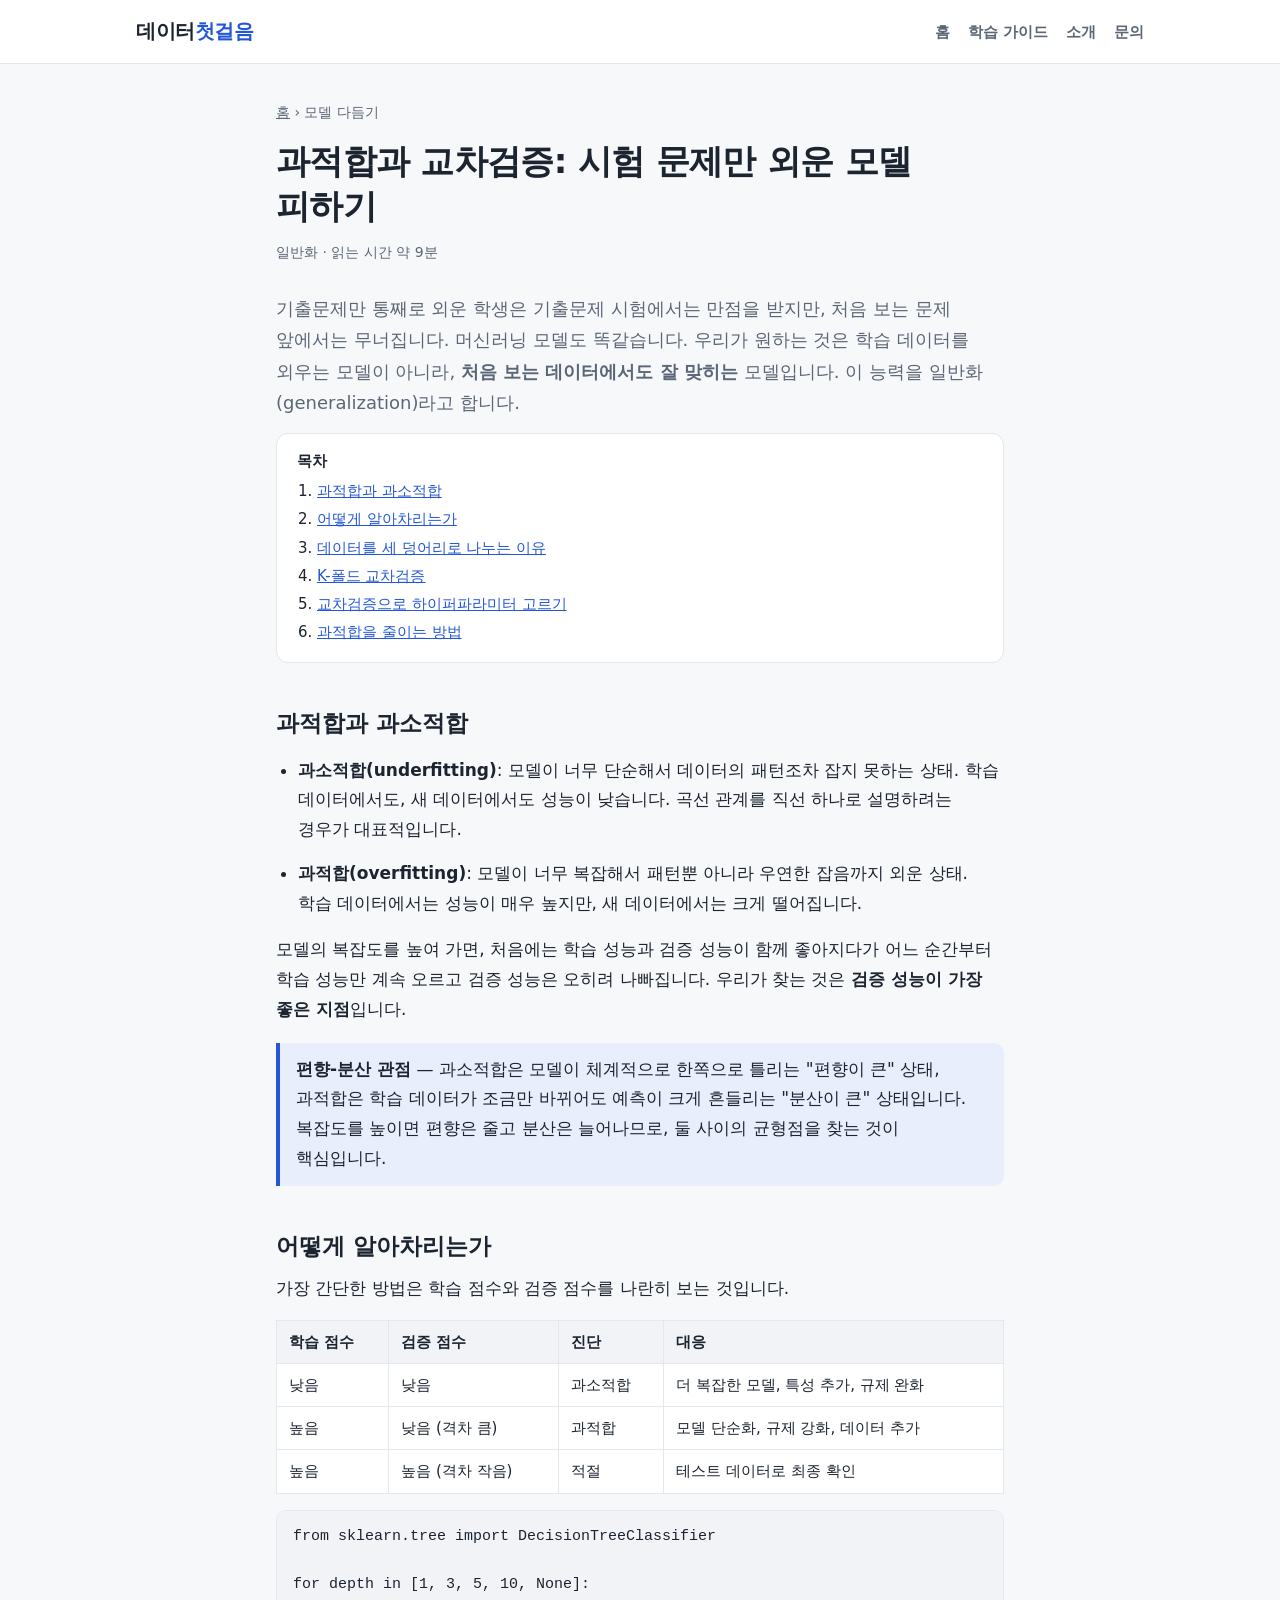
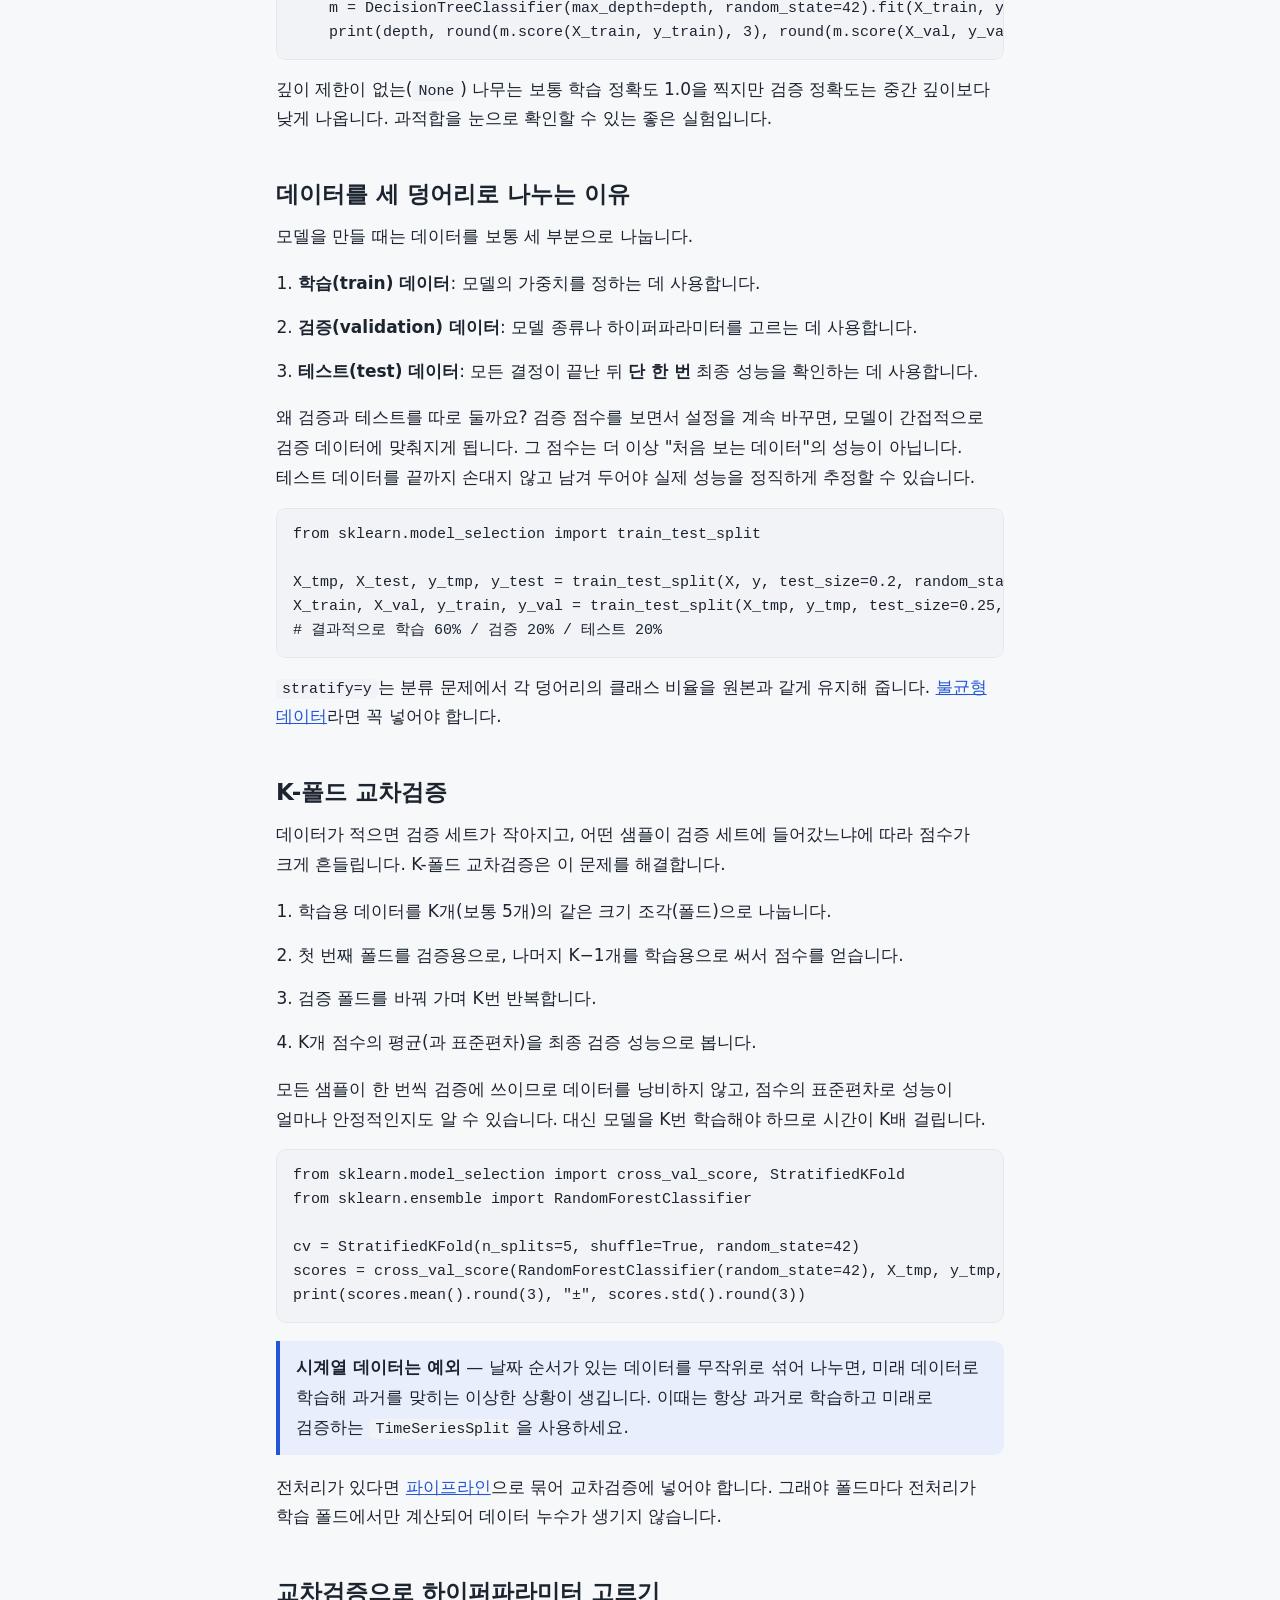
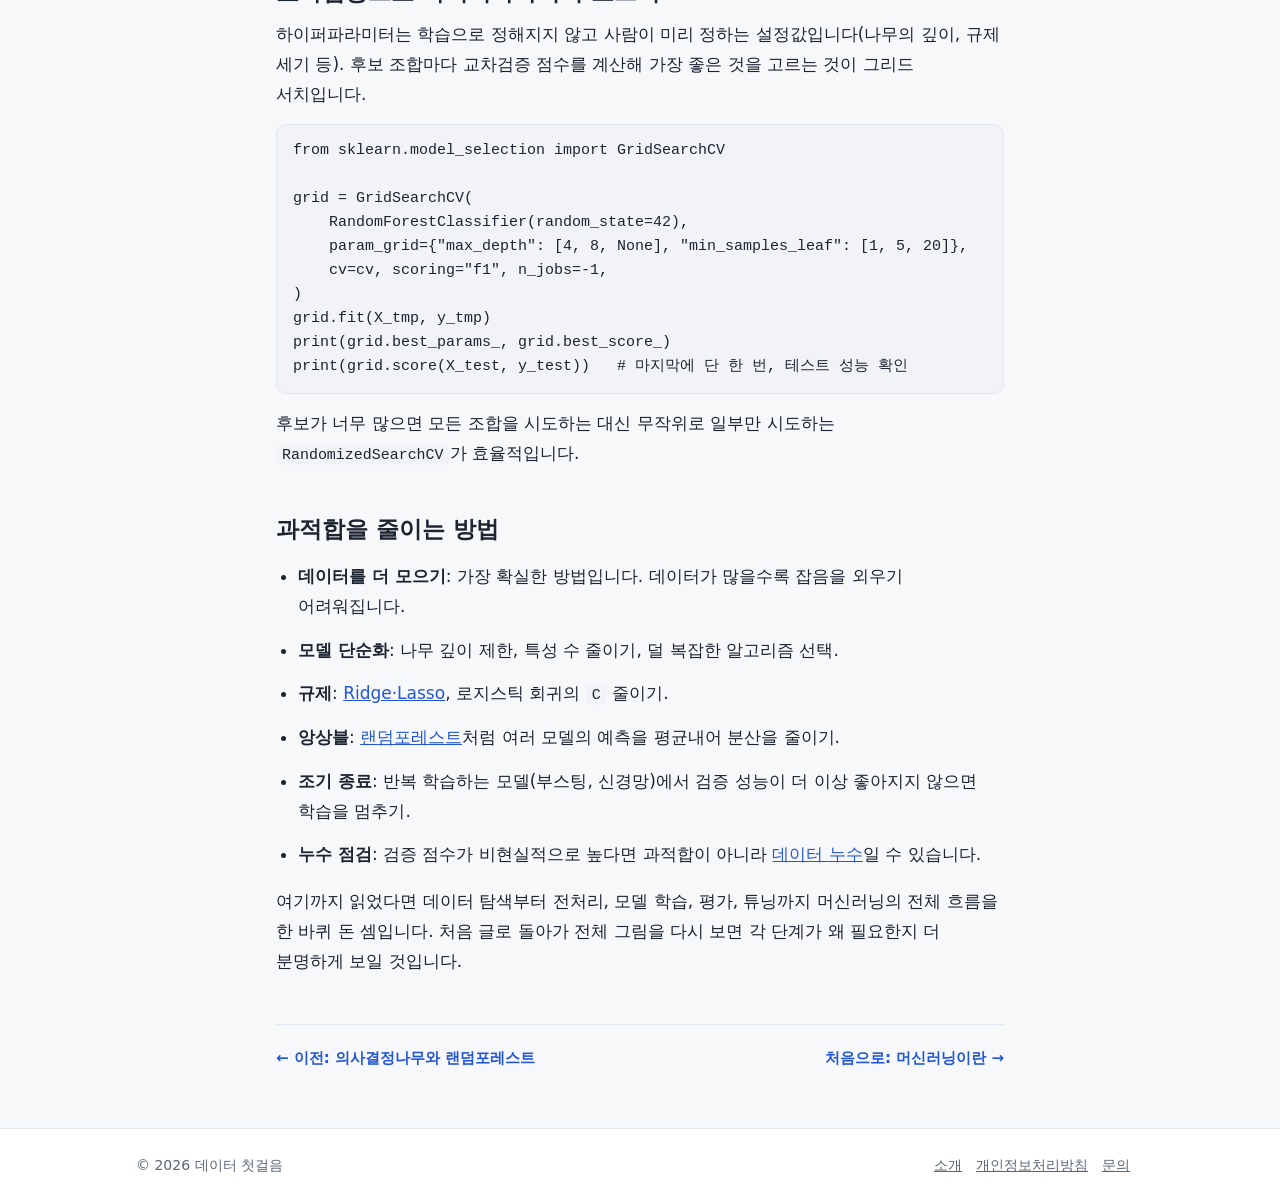
<file: posts/overfitting-cv.html>
<!doctype html>
<html lang="ko">
<head>
  <meta charset="utf-8">
  <meta name="viewport" content="width=device-width, initial-scale=1">
  <title>과적합과 교차검증: 시험 문제만 외운 모델 피하기 - 데이터 첫걸음</title>
  <meta name="description" content="과적합과 과소적합의 차이, 학습·검증·테스트 데이터를 나누는 이유, K-폴드 교차검증과 하이퍼파라미터 튜닝 방법을 예시 코드와 함께 설명합니다.">
  <link rel="canonical" href="https://nomer-pixel.github.io/code_practice/posts/overfitting-cv.html">
  <script async src="https://pagead2.googlesyndication.com/pagead/js/adsbygoogle.js?client=ca-pub-2924409115830363"
     crossorigin="anonymous"></script>
  <script async src="https://www.googletagmanager.com/gtm.js?id=GTM-5HQ7SBSG"></script>
  <script>
    window.dataLayer = window.dataLayer || [];
    function gtag(){dataLayer.push(arguments);}
    gtag('js', new Date());
  </script>
  <link rel="stylesheet" href="../style.css">
</head>
<body>
  <a class="skip" href="#content">본문 바로가기</a>
  <header class="site-header">
    <div class="inner">
      <a class="logo" href="../">데이터<span>첫걸음</span></a>
      <nav class="site-nav" aria-label="주 메뉴">
        <ul>
          <li><a href="../">홈</a></li>
          <li><a href="../#guides">학습 가이드</a></li>
          <li><a href="../about.html">소개</a></li>
          <li><a href="../contact.html">문의</a></li>
        </ul>
      </nav>
    </div>
  </header>

  <main id="content">
    <article>
      <div class="breadcrumb"><a href="../">홈</a> › 모델 다듬기</div>
      <h1>과적합과 교차검증: 시험 문제만 외운 모델 피하기</h1>
      <p class="meta">일반화 · 읽는 시간 약 9분</p>

      <p class="lead">기출문제만 통째로 외운 학생은 기출문제 시험에서는 만점을 받지만, 처음 보는 문제 앞에서는 무너집니다. 머신러닝 모델도 똑같습니다. 우리가 원하는 것은 학습 데이터를 외우는 모델이 아니라, <strong>처음 보는 데이터에서도 잘 맞히는</strong> 모델입니다. 이 능력을 일반화(generalization)라고 합니다.</p>

      <nav class="toc" aria-label="목차">
        <strong>목차</strong>
        <ol>
          <li><a href="#concept">과적합과 과소적합</a></li>
          <li><a href="#diagnose">어떻게 알아차리는가</a></li>
          <li><a href="#split">데이터를 세 덩어리로 나누는 이유</a></li>
          <li><a href="#kfold">K-폴드 교차검증</a></li>
          <li><a href="#tuning">교차검증으로 하이퍼파라미터 고르기</a></li>
          <li><a href="#fix">과적합을 줄이는 방법</a></li>
        </ol>
      </nav>

      <h2 id="concept">과적합과 과소적합</h2>
      <ul>
        <li><strong>과소적합(underfitting)</strong>: 모델이 너무 단순해서 데이터의 패턴조차 잡지 못하는 상태. 학습 데이터에서도, 새 데이터에서도 성능이 낮습니다. 곡선 관계를 직선 하나로 설명하려는 경우가 대표적입니다.</li>
        <li><strong>과적합(overfitting)</strong>: 모델이 너무 복잡해서 패턴뿐 아니라 우연한 잡음까지 외운 상태. 학습 데이터에서는 성능이 매우 높지만, 새 데이터에서는 크게 떨어집니다.</li>
      </ul>
      <p>모델의 복잡도를 높여 가면, 처음에는 학습 성능과 검증 성능이 함께 좋아지다가 어느 순간부터 학습 성능만 계속 오르고 검증 성능은 오히려 나빠집니다. 우리가 찾는 것은 <strong>검증 성능이 가장 좋은 지점</strong>입니다.</p>
      <div class="note">
        <p><strong>편향-분산 관점</strong> — 과소적합은 모델이 체계적으로 한쪽으로 틀리는 "편향이 큰" 상태, 과적합은 학습 데이터가 조금만 바뀌어도 예측이 크게 흔들리는 "분산이 큰" 상태입니다. 복잡도를 높이면 편향은 줄고 분산은 늘어나므로, 둘 사이의 균형점을 찾는 것이 핵심입니다.</p>
      </div>

      <h2 id="diagnose">어떻게 알아차리는가</h2>
      <p>가장 간단한 방법은 학습 점수와 검증 점수를 나란히 보는 것입니다.</p>
      <div class="table-wrap">
        <table>
          <thead><tr><th>학습 점수</th><th>검증 점수</th><th>진단</th><th>대응</th></tr></thead>
          <tbody>
            <tr><td>낮음</td><td>낮음</td><td>과소적합</td><td>더 복잡한 모델, 특성 추가, 규제 완화</td></tr>
            <tr><td>높음</td><td>낮음 (격차 큼)</td><td>과적합</td><td>모델 단순화, 규제 강화, 데이터 추가</td></tr>
            <tr><td>높음</td><td>높음 (격차 작음)</td><td>적절</td><td>테스트 데이터로 최종 확인</td></tr>
          </tbody>
        </table>
      </div>
<pre><code>from sklearn.tree import DecisionTreeClassifier

for depth in [1, 3, 5, 10, None]:
    m = DecisionTreeClassifier(max_depth=depth, random_state=42).fit(X_train, y_train)
    print(depth, round(m.score(X_train, y_train), 3), round(m.score(X_val, y_val), 3))</code></pre>
      <p>깊이 제한이 없는(<code>None</code>) 나무는 보통 학습 정확도 1.0을 찍지만 검증 정확도는 중간 깊이보다 낮게 나옵니다. 과적합을 눈으로 확인할 수 있는 좋은 실험입니다.</p>

      <h2 id="split">데이터를 세 덩어리로 나누는 이유</h2>
      <p>모델을 만들 때는 데이터를 보통 세 부분으로 나눕니다.</p>
      <ol>
        <li><strong>학습(train) 데이터</strong>: 모델의 가중치를 정하는 데 사용합니다.</li>
        <li><strong>검증(validation) 데이터</strong>: 모델 종류나 하이퍼파라미터를 고르는 데 사용합니다.</li>
        <li><strong>테스트(test) 데이터</strong>: 모든 결정이 끝난 뒤 <strong>단 한 번</strong> 최종 성능을 확인하는 데 사용합니다.</li>
      </ol>
      <p>왜 검증과 테스트를 따로 둘까요? 검증 점수를 보면서 설정을 계속 바꾸면, 모델이 간접적으로 검증 데이터에 맞춰지게 됩니다. 그 점수는 더 이상 "처음 보는 데이터"의 성능이 아닙니다. 테스트 데이터를 끝까지 손대지 않고 남겨 두어야 실제 성능을 정직하게 추정할 수 있습니다.</p>
<pre><code>from sklearn.model_selection import train_test_split

X_tmp, X_test, y_tmp, y_test = train_test_split(X, y, test_size=0.2, random_state=42, stratify=y)
X_train, X_val, y_train, y_val = train_test_split(X_tmp, y_tmp, test_size=0.25, random_state=42, stratify=y_tmp)
# 결과적으로 학습 60% / 검증 20% / 테스트 20%</code></pre>
      <p><code>stratify=y</code>는 분류 문제에서 각 덩어리의 클래스 비율을 원본과 같게 유지해 줍니다. <a href="classification-metrics.html#trap">불균형 데이터</a>라면 꼭 넣어야 합니다.</p>

      <h2 id="kfold">K-폴드 교차검증</h2>
      <p>데이터가 적으면 검증 세트가 작아지고, 어떤 샘플이 검증 세트에 들어갔느냐에 따라 점수가 크게 흔들립니다. K-폴드 교차검증은 이 문제를 해결합니다.</p>
      <ol>
        <li>학습용 데이터를 K개(보통 5개)의 같은 크기 조각(폴드)으로 나눕니다.</li>
        <li>첫 번째 폴드를 검증용으로, 나머지 K−1개를 학습용으로 써서 점수를 얻습니다.</li>
        <li>검증 폴드를 바꿔 가며 K번 반복합니다.</li>
        <li>K개 점수의 평균(과 표준편차)을 최종 검증 성능으로 봅니다.</li>
      </ol>
      <p>모든 샘플이 한 번씩 검증에 쓰이므로 데이터를 낭비하지 않고, 점수의 표준편차로 성능이 얼마나 안정적인지도 알 수 있습니다. 대신 모델을 K번 학습해야 하므로 시간이 K배 걸립니다.</p>
<pre><code>from sklearn.model_selection import cross_val_score, StratifiedKFold
from sklearn.ensemble import RandomForestClassifier

cv = StratifiedKFold(n_splits=5, shuffle=True, random_state=42)
scores = cross_val_score(RandomForestClassifier(random_state=42), X_tmp, y_tmp, cv=cv, scoring="f1")
print(scores.mean().round(3), "±", scores.std().round(3))</code></pre>
      <div class="tip">
        <p><strong>시계열 데이터는 예외</strong> — 날짜 순서가 있는 데이터를 무작위로 섞어 나누면, 미래 데이터로 학습해 과거를 맞히는 이상한 상황이 생깁니다. 이때는 항상 과거로 학습하고 미래로 검증하는 <code>TimeSeriesSplit</code>을 사용하세요.</p>
      </div>
      <p>전처리가 있다면 <a href="preprocessing.html#pipeline">파이프라인</a>으로 묶어 교차검증에 넣어야 합니다. 그래야 폴드마다 전처리가 학습 폴드에서만 계산되어 데이터 누수가 생기지 않습니다.</p>

      <h2 id="tuning">교차검증으로 하이퍼파라미터 고르기</h2>
      <p>하이퍼파라미터는 학습으로 정해지지 않고 사람이 미리 정하는 설정값입니다(나무의 깊이, 규제 세기 등). 후보 조합마다 교차검증 점수를 계산해 가장 좋은 것을 고르는 것이 그리드 서치입니다.</p>
<pre><code>from sklearn.model_selection import GridSearchCV

grid = GridSearchCV(
    RandomForestClassifier(random_state=42),
    param_grid={"max_depth": [4, 8, None], "min_samples_leaf": [1, 5, 20]},
    cv=cv, scoring="f1", n_jobs=-1,
)
grid.fit(X_tmp, y_tmp)
print(grid.best_params_, grid.best_score_)
print(grid.score(X_test, y_test))   # 마지막에 단 한 번, 테스트 성능 확인</code></pre>
      <p>후보가 너무 많으면 모든 조합을 시도하는 대신 무작위로 일부만 시도하는 <code>RandomizedSearchCV</code>가 효율적입니다.</p>

      <h2 id="fix">과적합을 줄이는 방법</h2>
      <ul>
        <li><strong>데이터를 더 모으기</strong>: 가장 확실한 방법입니다. 데이터가 많을수록 잡음을 외우기 어려워집니다.</li>
        <li><strong>모델 단순화</strong>: 나무 깊이 제한, 특성 수 줄이기, 덜 복잡한 알고리즘 선택.</li>
        <li><strong>규제</strong>: <a href="linear-regression.html#reg">Ridge·Lasso</a>, 로지스틱 회귀의 <code>C</code> 줄이기.</li>
        <li><strong>앙상블</strong>: <a href="decision-tree-rf.html#rf">랜덤포레스트</a>처럼 여러 모델의 예측을 평균내어 분산을 줄이기.</li>
        <li><strong>조기 종료</strong>: 반복 학습하는 모델(부스팅, 신경망)에서 검증 성능이 더 이상 좋아지지 않으면 학습을 멈추기.</li>
        <li><strong>누수 점검</strong>: 검증 점수가 비현실적으로 높다면 과적합이 아니라 <a href="preprocessing.html#leak">데이터 누수</a>일 수 있습니다.</li>
      </ul>
      <p>여기까지 읽었다면 데이터 탐색부터 전처리, 모델 학습, 평가, 튜닝까지 머신러닝의 전체 흐름을 한 바퀴 돈 셈입니다. 처음 글로 돌아가 전체 그림을 다시 보면 각 단계가 왜 필요한지 더 분명하게 보일 것입니다.</p>

      <nav class="post-nav" aria-label="이전/다음 글">
        <a href="decision-tree-rf.html">← 이전: 의사결정나무와 랜덤포레스트</a>
        <a href="what-is-ml.html">처음으로: 머신러닝이란 →</a>
      </nav>
    </article>
  </main>

  <footer class="site-footer">
    <div class="inner">
      <span>© 2026 데이터 첫걸음</span>
      <nav aria-label="하단 메뉴">
        <a href="../about.html">소개</a><a href="../privacy.html">개인정보처리방침</a><a href="../contact.html">문의</a>
      </nav>
    </div>
  </footer>
</body>
</html>
</file>
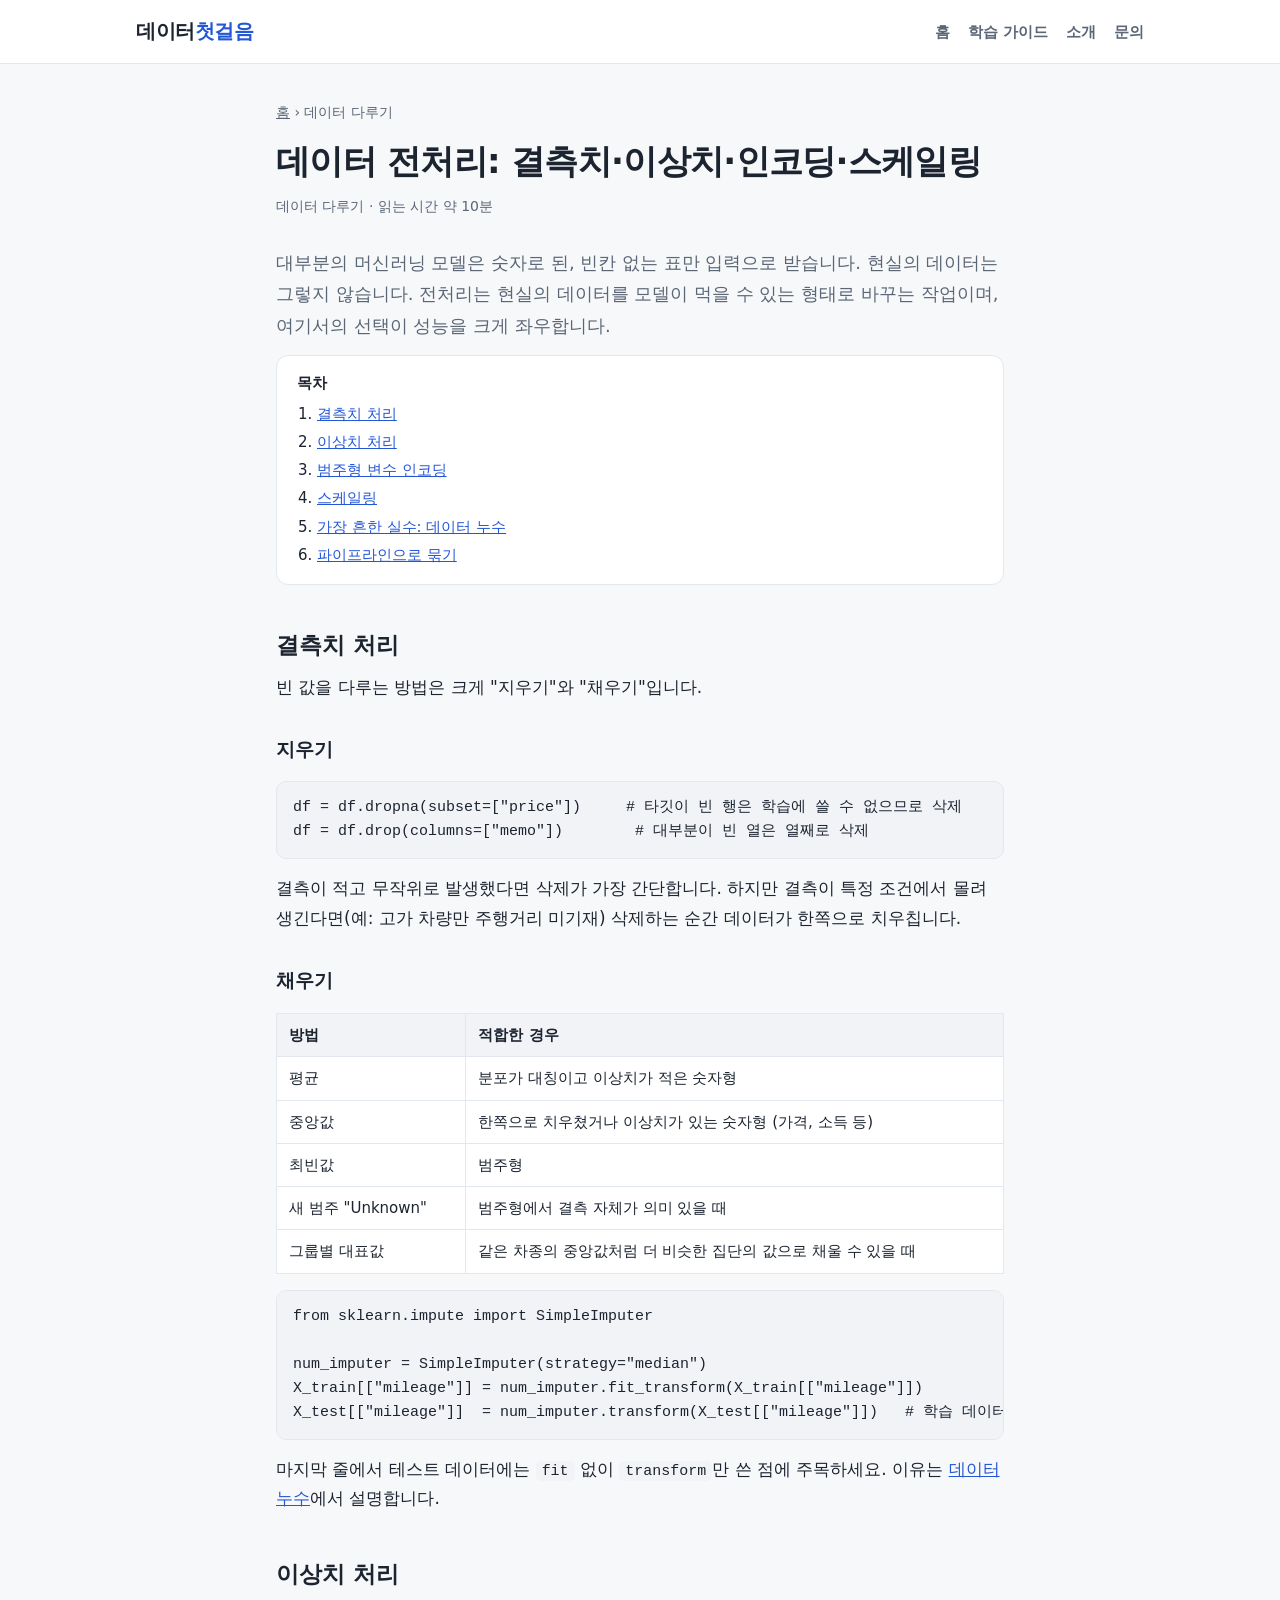
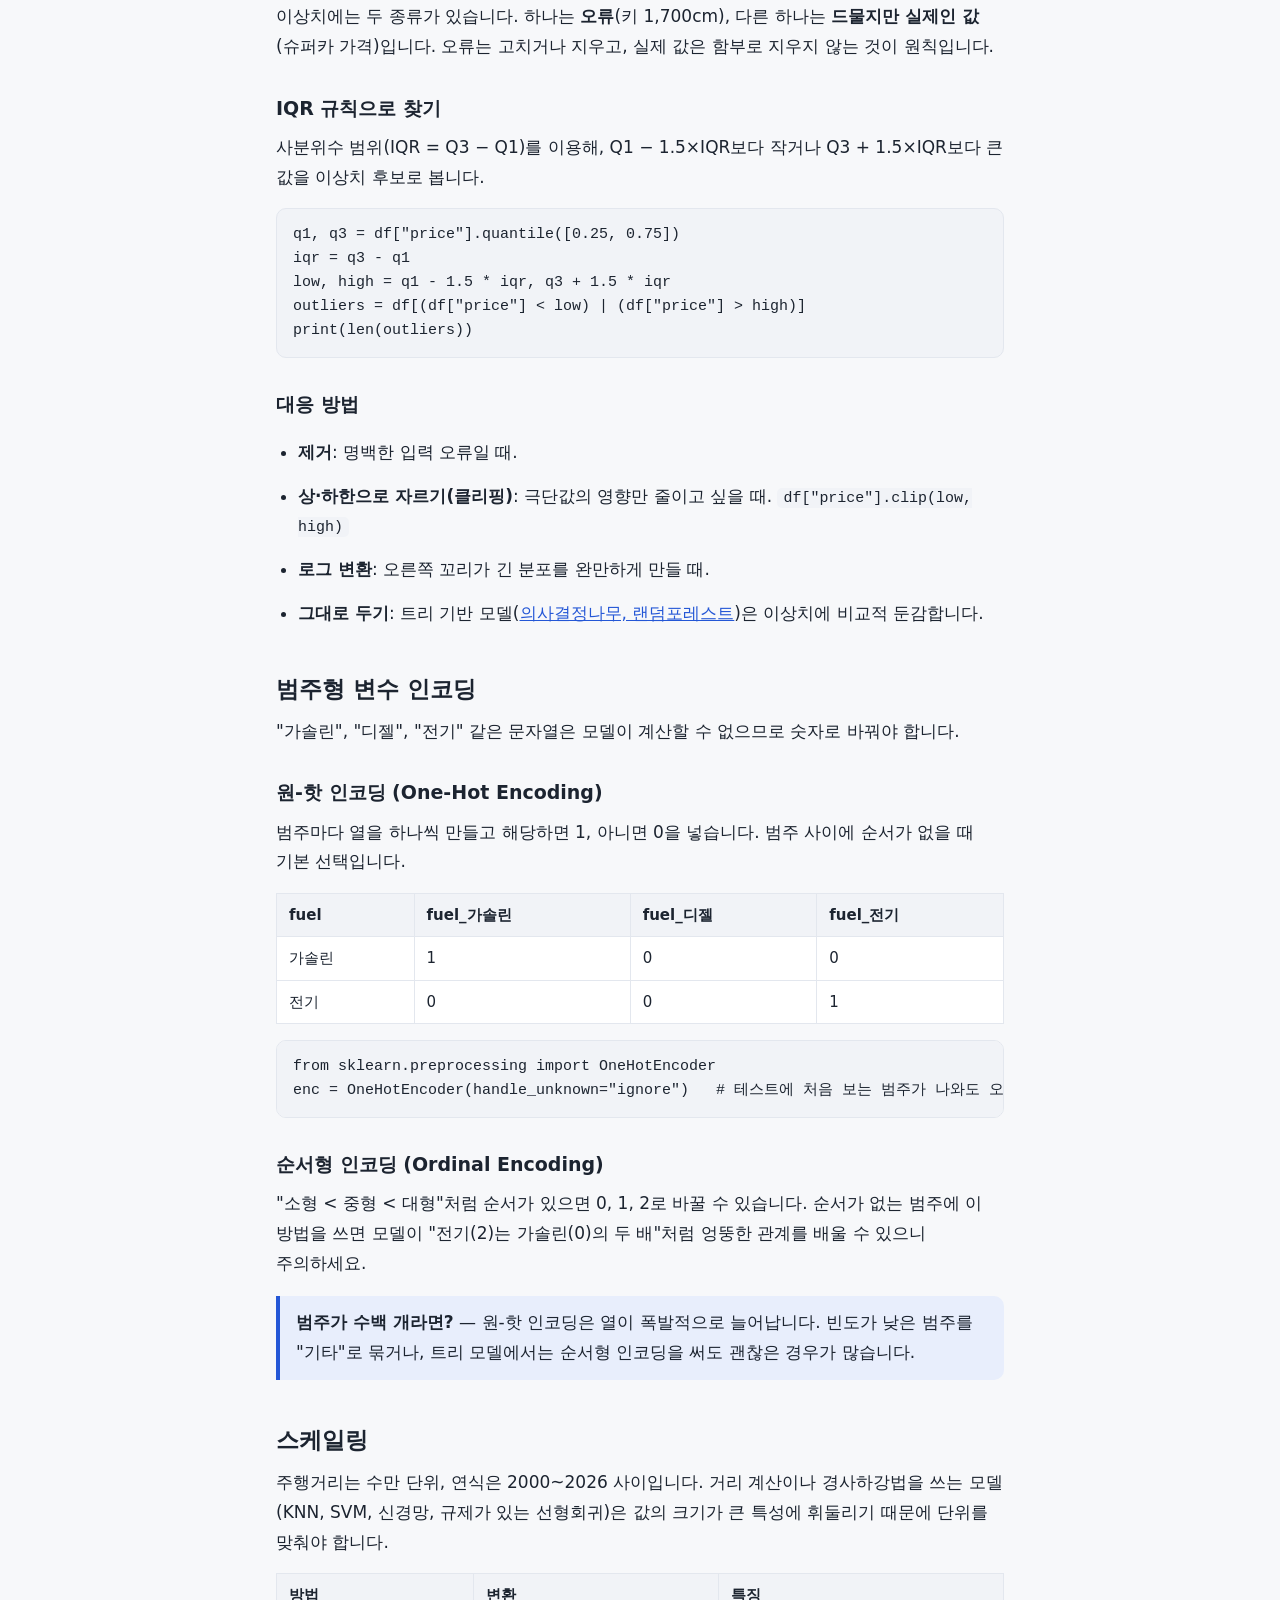
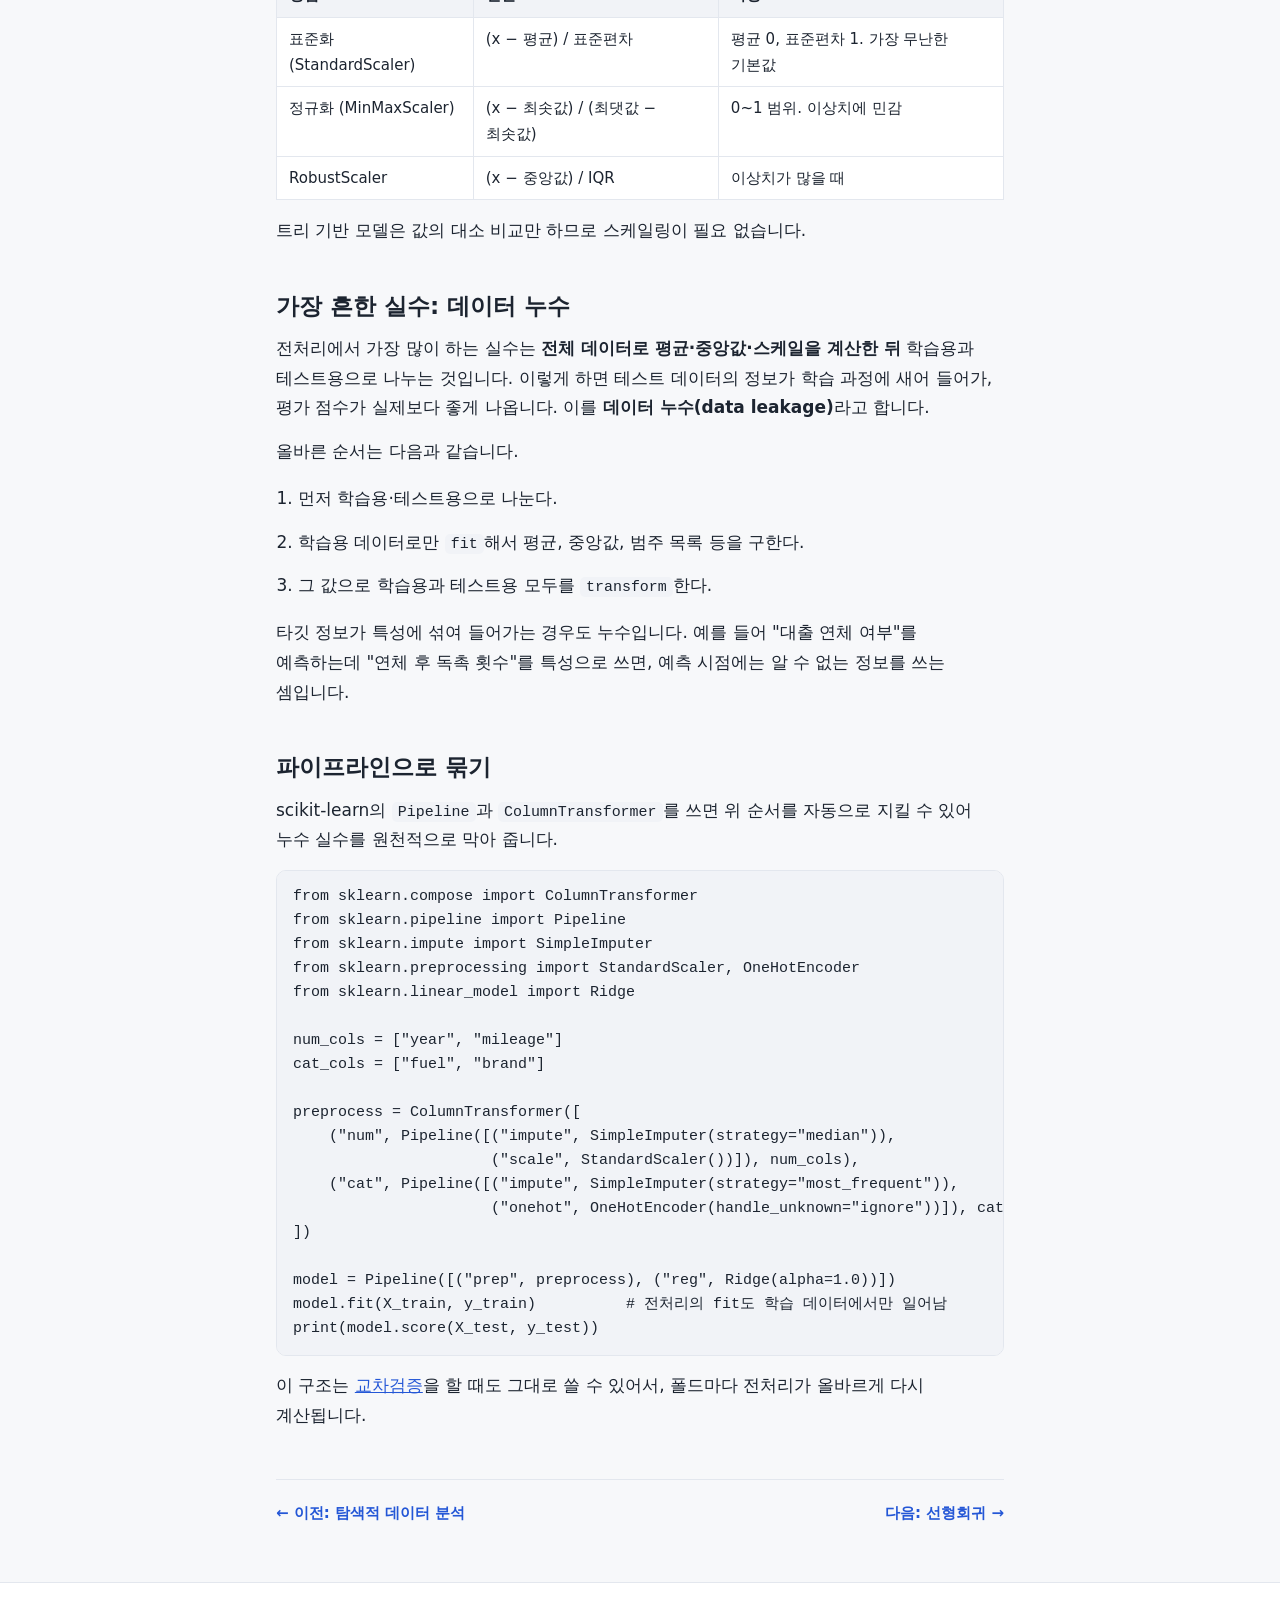
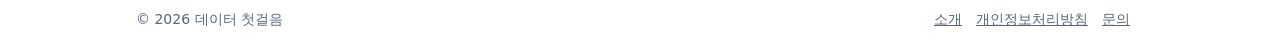
<file: posts/preprocessing.html>
<!doctype html>
<html lang="ko">
<head>
  <meta charset="utf-8">
  <meta name="viewport" content="width=device-width, initial-scale=1">
  <title>데이터 전처리: 결측치·이상치·인코딩·스케일링 - 데이터 첫걸음</title>
  <meta name="description" content="결측치 대체, 이상치 처리, 범주형 변수 인코딩, 스케일링까지 머신러닝 데이터 전처리의 핵심을 상황별 선택 기준과 scikit-learn 코드로 설명합니다.">
  <link rel="canonical" href="https://nomer-pixel.github.io/code_practice/posts/preprocessing.html">
  <script async src="https://pagead2.googlesyndication.com/pagead/js/adsbygoogle.js?client=ca-pub-2924409115830363"
     crossorigin="anonymous"></script>
  <script async src="https://www.googletagmanager.com/gtm.js?id=GTM-5HQ7SBSG"></script>
  <script>
    window.dataLayer = window.dataLayer || [];
    function gtag(){dataLayer.push(arguments);}
    gtag('js', new Date());
  </script>
  <link rel="stylesheet" href="../style.css">
</head>
<body>
  <a class="skip" href="#content">본문 바로가기</a>
  <header class="site-header">
    <div class="inner">
      <a class="logo" href="../">데이터<span>첫걸음</span></a>
      <nav class="site-nav" aria-label="주 메뉴">
        <ul>
          <li><a href="../">홈</a></li>
          <li><a href="../#guides">학습 가이드</a></li>
          <li><a href="../about.html">소개</a></li>
          <li><a href="../contact.html">문의</a></li>
        </ul>
      </nav>
    </div>
  </header>

  <main id="content">
    <article>
      <div class="breadcrumb"><a href="../">홈</a> › 데이터 다루기</div>
      <h1>데이터 전처리: 결측치·이상치·인코딩·스케일링</h1>
      <p class="meta">데이터 다루기 · 읽는 시간 약 10분</p>

      <p class="lead">대부분의 머신러닝 모델은 숫자로 된, 빈칸 없는 표만 입력으로 받습니다. 현실의 데이터는 그렇지 않습니다. 전처리는 현실의 데이터를 모델이 먹을 수 있는 형태로 바꾸는 작업이며, 여기서의 선택이 성능을 크게 좌우합니다.</p>

      <nav class="toc" aria-label="목차">
        <strong>목차</strong>
        <ol>
          <li><a href="#missing">결측치 처리</a></li>
          <li><a href="#outlier">이상치 처리</a></li>
          <li><a href="#encoding">범주형 변수 인코딩</a></li>
          <li><a href="#scaling">스케일링</a></li>
          <li><a href="#leak">가장 흔한 실수: 데이터 누수</a></li>
          <li><a href="#pipeline">파이프라인으로 묶기</a></li>
        </ol>
      </nav>

      <h2 id="missing">결측치 처리</h2>
      <p>빈 값을 다루는 방법은 크게 "지우기"와 "채우기"입니다.</p>
      <h3>지우기</h3>
<pre><code>df = df.dropna(subset=["price"])     # 타깃이 빈 행은 학습에 쓸 수 없으므로 삭제
df = df.drop(columns=["memo"])        # 대부분이 빈 열은 열째로 삭제</code></pre>
      <p>결측이 적고 무작위로 발생했다면 삭제가 가장 간단합니다. 하지만 결측이 특정 조건에서 몰려 생긴다면(예: 고가 차량만 주행거리 미기재) 삭제하는 순간 데이터가 한쪽으로 치우칩니다.</p>
      <h3>채우기</h3>
      <div class="table-wrap">
        <table>
          <thead><tr><th>방법</th><th>적합한 경우</th></tr></thead>
          <tbody>
            <tr><td>평균</td><td>분포가 대칭이고 이상치가 적은 숫자형</td></tr>
            <tr><td>중앙값</td><td>한쪽으로 치우쳤거나 이상치가 있는 숫자형 (가격, 소득 등)</td></tr>
            <tr><td>최빈값</td><td>범주형</td></tr>
            <tr><td>새 범주 "Unknown"</td><td>범주형에서 결측 자체가 의미 있을 때</td></tr>
            <tr><td>그룹별 대표값</td><td>같은 차종의 중앙값처럼 더 비슷한 집단의 값으로 채울 수 있을 때</td></tr>
          </tbody>
        </table>
      </div>
<pre><code>from sklearn.impute import SimpleImputer

num_imputer = SimpleImputer(strategy="median")
X_train[["mileage"]] = num_imputer.fit_transform(X_train[["mileage"]])
X_test[["mileage"]]  = num_imputer.transform(X_test[["mileage"]])   # 학습 데이터의 중앙값을 그대로 사용</code></pre>
      <p>마지막 줄에서 테스트 데이터에는 <code>fit</code> 없이 <code>transform</code>만 쓴 점에 주목하세요. 이유는 <a href="#leak">데이터 누수</a>에서 설명합니다.</p>

      <h2 id="outlier">이상치 처리</h2>
      <p>이상치에는 두 종류가 있습니다. 하나는 <strong>오류</strong>(키 1,700cm), 다른 하나는 <strong>드물지만 실제인 값</strong>(슈퍼카 가격)입니다. 오류는 고치거나 지우고, 실제 값은 함부로 지우지 않는 것이 원칙입니다.</p>
      <h3>IQR 규칙으로 찾기</h3>
      <p>사분위수 범위(IQR = Q3 − Q1)를 이용해, Q1 − 1.5×IQR보다 작거나 Q3 + 1.5×IQR보다 큰 값을 이상치 후보로 봅니다.</p>
<pre><code>q1, q3 = df["price"].quantile([0.25, 0.75])
iqr = q3 - q1
low, high = q1 - 1.5 * iqr, q3 + 1.5 * iqr
outliers = df[(df["price"] &lt; low) | (df["price"] &gt; high)]
print(len(outliers))</code></pre>
      <h3>대응 방법</h3>
      <ul>
        <li><strong>제거</strong>: 명백한 입력 오류일 때.</li>
        <li><strong>상·하한으로 자르기(클리핑)</strong>: 극단값의 영향만 줄이고 싶을 때. <code>df["price"].clip(low, high)</code></li>
        <li><strong>로그 변환</strong>: 오른쪽 꼬리가 긴 분포를 완만하게 만들 때.</li>
        <li><strong>그대로 두기</strong>: 트리 기반 모델(<a href="decision-tree-rf.html">의사결정나무, 랜덤포레스트</a>)은 이상치에 비교적 둔감합니다.</li>
      </ul>

      <h2 id="encoding">범주형 변수 인코딩</h2>
      <p>"가솔린", "디젤", "전기" 같은 문자열은 모델이 계산할 수 없으므로 숫자로 바꿔야 합니다.</p>
      <h3>원-핫 인코딩 (One-Hot Encoding)</h3>
      <p>범주마다 열을 하나씩 만들고 해당하면 1, 아니면 0을 넣습니다. 범주 사이에 순서가 없을 때 기본 선택입니다.</p>
      <div class="table-wrap">
        <table>
          <thead><tr><th>fuel</th><th>fuel_가솔린</th><th>fuel_디젤</th><th>fuel_전기</th></tr></thead>
          <tbody>
            <tr><td>가솔린</td><td>1</td><td>0</td><td>0</td></tr>
            <tr><td>전기</td><td>0</td><td>0</td><td>1</td></tr>
          </tbody>
        </table>
      </div>
<pre><code>from sklearn.preprocessing import OneHotEncoder
enc = OneHotEncoder(handle_unknown="ignore")   # 테스트에 처음 보는 범주가 나와도 오류 없이 처리</code></pre>
      <h3>순서형 인코딩 (Ordinal Encoding)</h3>
      <p>"소형 &lt; 중형 &lt; 대형"처럼 순서가 있으면 0, 1, 2로 바꿀 수 있습니다. 순서가 없는 범주에 이 방법을 쓰면 모델이 "전기(2)는 가솔린(0)의 두 배"처럼 엉뚱한 관계를 배울 수 있으니 주의하세요.</p>
      <div class="tip">
        <p><strong>범주가 수백 개라면?</strong> — 원-핫 인코딩은 열이 폭발적으로 늘어납니다. 빈도가 낮은 범주를 "기타"로 묶거나, 트리 모델에서는 순서형 인코딩을 써도 괜찮은 경우가 많습니다.</p>
      </div>

      <h2 id="scaling">스케일링</h2>
      <p>주행거리는 수만 단위, 연식은 2000~2026 사이입니다. 거리 계산이나 경사하강법을 쓰는 모델(KNN, SVM, 신경망, 규제가 있는 선형회귀)은 값의 크기가 큰 특성에 휘둘리기 때문에 단위를 맞춰야 합니다.</p>
      <div class="table-wrap">
        <table>
          <thead><tr><th>방법</th><th>변환</th><th>특징</th></tr></thead>
          <tbody>
            <tr><td>표준화 (StandardScaler)</td><td>(x − 평균) / 표준편차</td><td>평균 0, 표준편차 1. 가장 무난한 기본값</td></tr>
            <tr><td>정규화 (MinMaxScaler)</td><td>(x − 최솟값) / (최댓값 − 최솟값)</td><td>0~1 범위. 이상치에 민감</td></tr>
            <tr><td>RobustScaler</td><td>(x − 중앙값) / IQR</td><td>이상치가 많을 때</td></tr>
          </tbody>
        </table>
      </div>
      <p>트리 기반 모델은 값의 대소 비교만 하므로 스케일링이 필요 없습니다.</p>

      <h2 id="leak">가장 흔한 실수: 데이터 누수</h2>
      <p>전처리에서 가장 많이 하는 실수는 <strong>전체 데이터로 평균·중앙값·스케일을 계산한 뒤</strong> 학습용과 테스트용으로 나누는 것입니다. 이렇게 하면 테스트 데이터의 정보가 학습 과정에 새어 들어가, 평가 점수가 실제보다 좋게 나옵니다. 이를 <strong>데이터 누수(data leakage)</strong>라고 합니다.</p>
      <p>올바른 순서는 다음과 같습니다.</p>
      <ol>
        <li>먼저 학습용·테스트용으로 나눈다.</li>
        <li>학습용 데이터로만 <code>fit</code>해서 평균, 중앙값, 범주 목록 등을 구한다.</li>
        <li>그 값으로 학습용과 테스트용 모두를 <code>transform</code>한다.</li>
      </ol>
      <p>타깃 정보가 특성에 섞여 들어가는 경우도 누수입니다. 예를 들어 "대출 연체 여부"를 예측하는데 "연체 후 독촉 횟수"를 특성으로 쓰면, 예측 시점에는 알 수 없는 정보를 쓰는 셈입니다.</p>

      <h2 id="pipeline">파이프라인으로 묶기</h2>
      <p>scikit-learn의 <code>Pipeline</code>과 <code>ColumnTransformer</code>를 쓰면 위 순서를 자동으로 지킬 수 있어 누수 실수를 원천적으로 막아 줍니다.</p>
<pre><code>from sklearn.compose import ColumnTransformer
from sklearn.pipeline import Pipeline
from sklearn.impute import SimpleImputer
from sklearn.preprocessing import StandardScaler, OneHotEncoder
from sklearn.linear_model import Ridge

num_cols = ["year", "mileage"]
cat_cols = ["fuel", "brand"]

preprocess = ColumnTransformer([
    ("num", Pipeline([("impute", SimpleImputer(strategy="median")),
                      ("scale", StandardScaler())]), num_cols),
    ("cat", Pipeline([("impute", SimpleImputer(strategy="most_frequent")),
                      ("onehot", OneHotEncoder(handle_unknown="ignore"))]), cat_cols),
])

model = Pipeline([("prep", preprocess), ("reg", Ridge(alpha=1.0))])
model.fit(X_train, y_train)          # 전처리의 fit도 학습 데이터에서만 일어남
print(model.score(X_test, y_test))</code></pre>
      <p>이 구조는 <a href="overfitting-cv.html">교차검증</a>을 할 때도 그대로 쓸 수 있어서, 폴드마다 전처리가 올바르게 다시 계산됩니다.</p>

      <nav class="post-nav" aria-label="이전/다음 글">
        <a href="eda.html">← 이전: 탐색적 데이터 분석</a>
        <a href="linear-regression.html">다음: 선형회귀 →</a>
      </nav>
    </article>
  </main>

  <footer class="site-footer">
    <div class="inner">
      <span>© 2026 데이터 첫걸음</span>
      <nav aria-label="하단 메뉴">
        <a href="../about.html">소개</a><a href="../privacy.html">개인정보처리방침</a><a href="../contact.html">문의</a>
      </nav>
    </div>
  </footer>
</body>
</html>
</file>
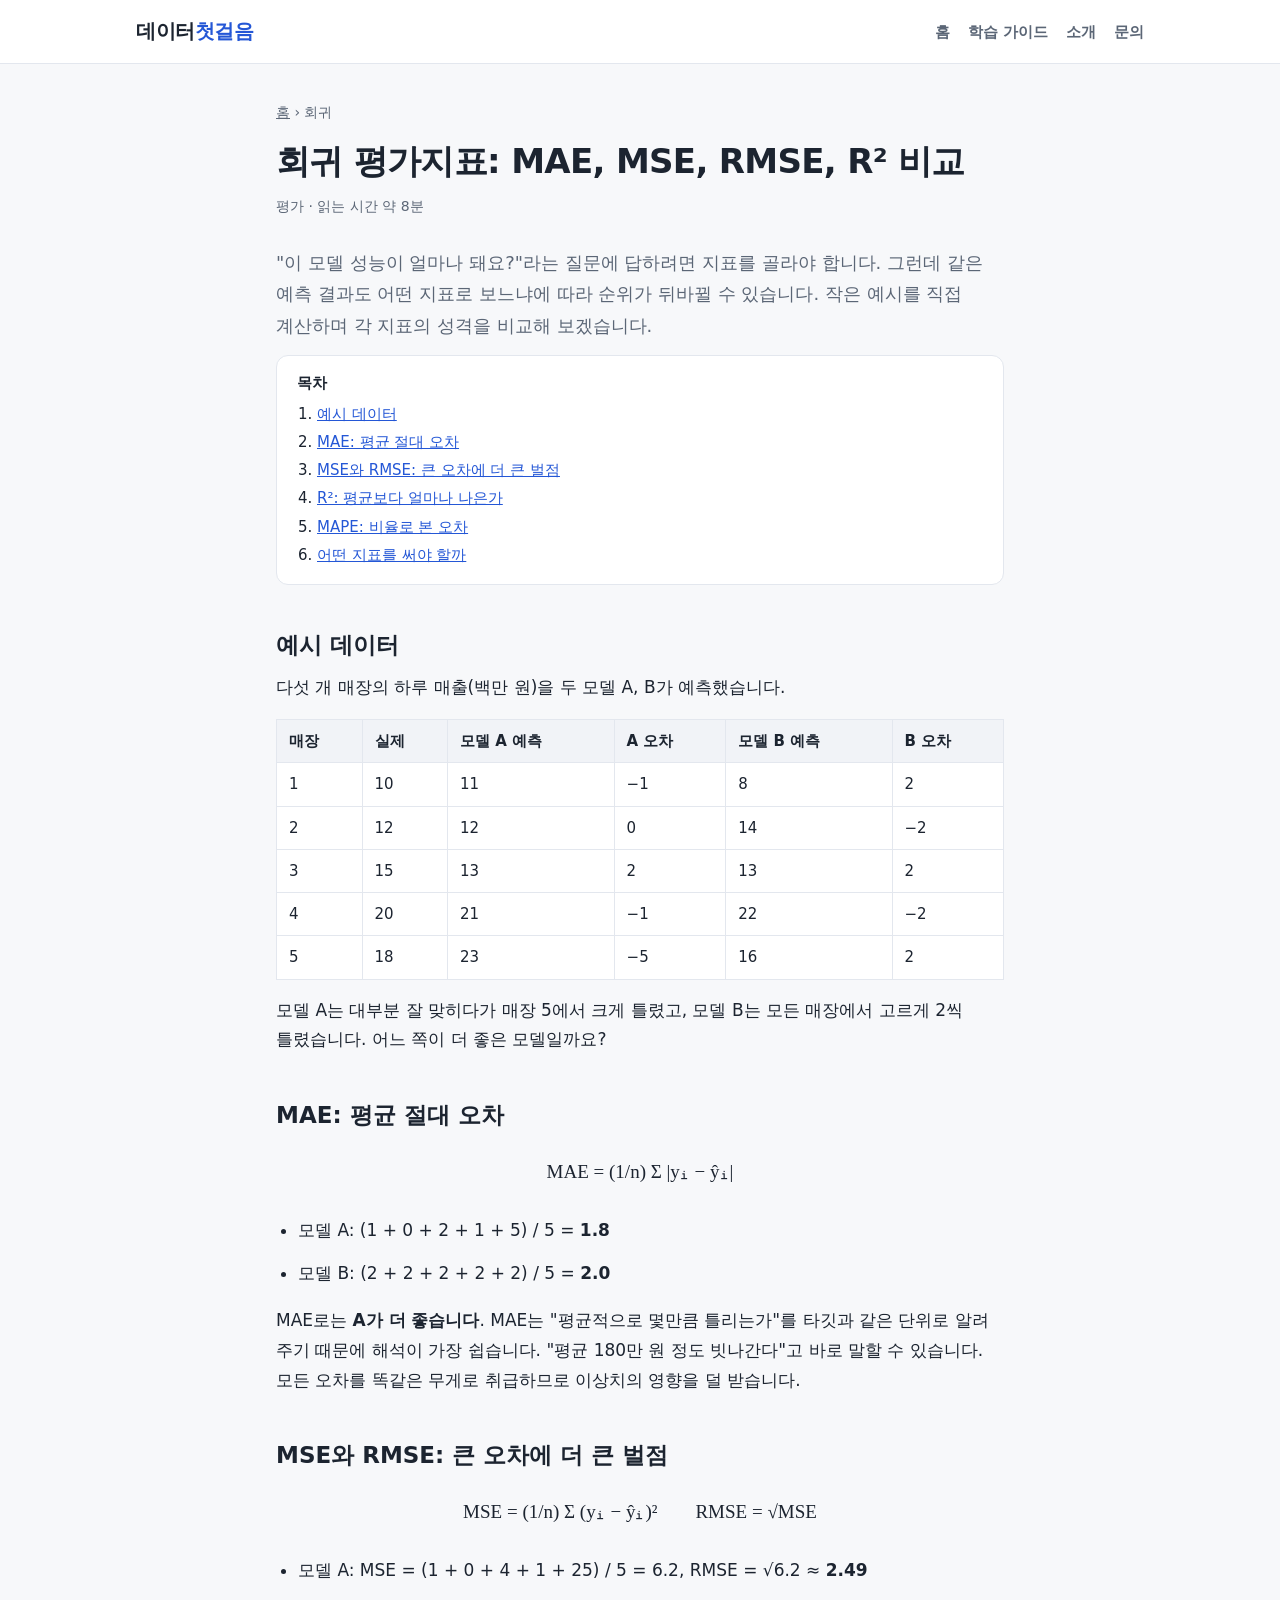
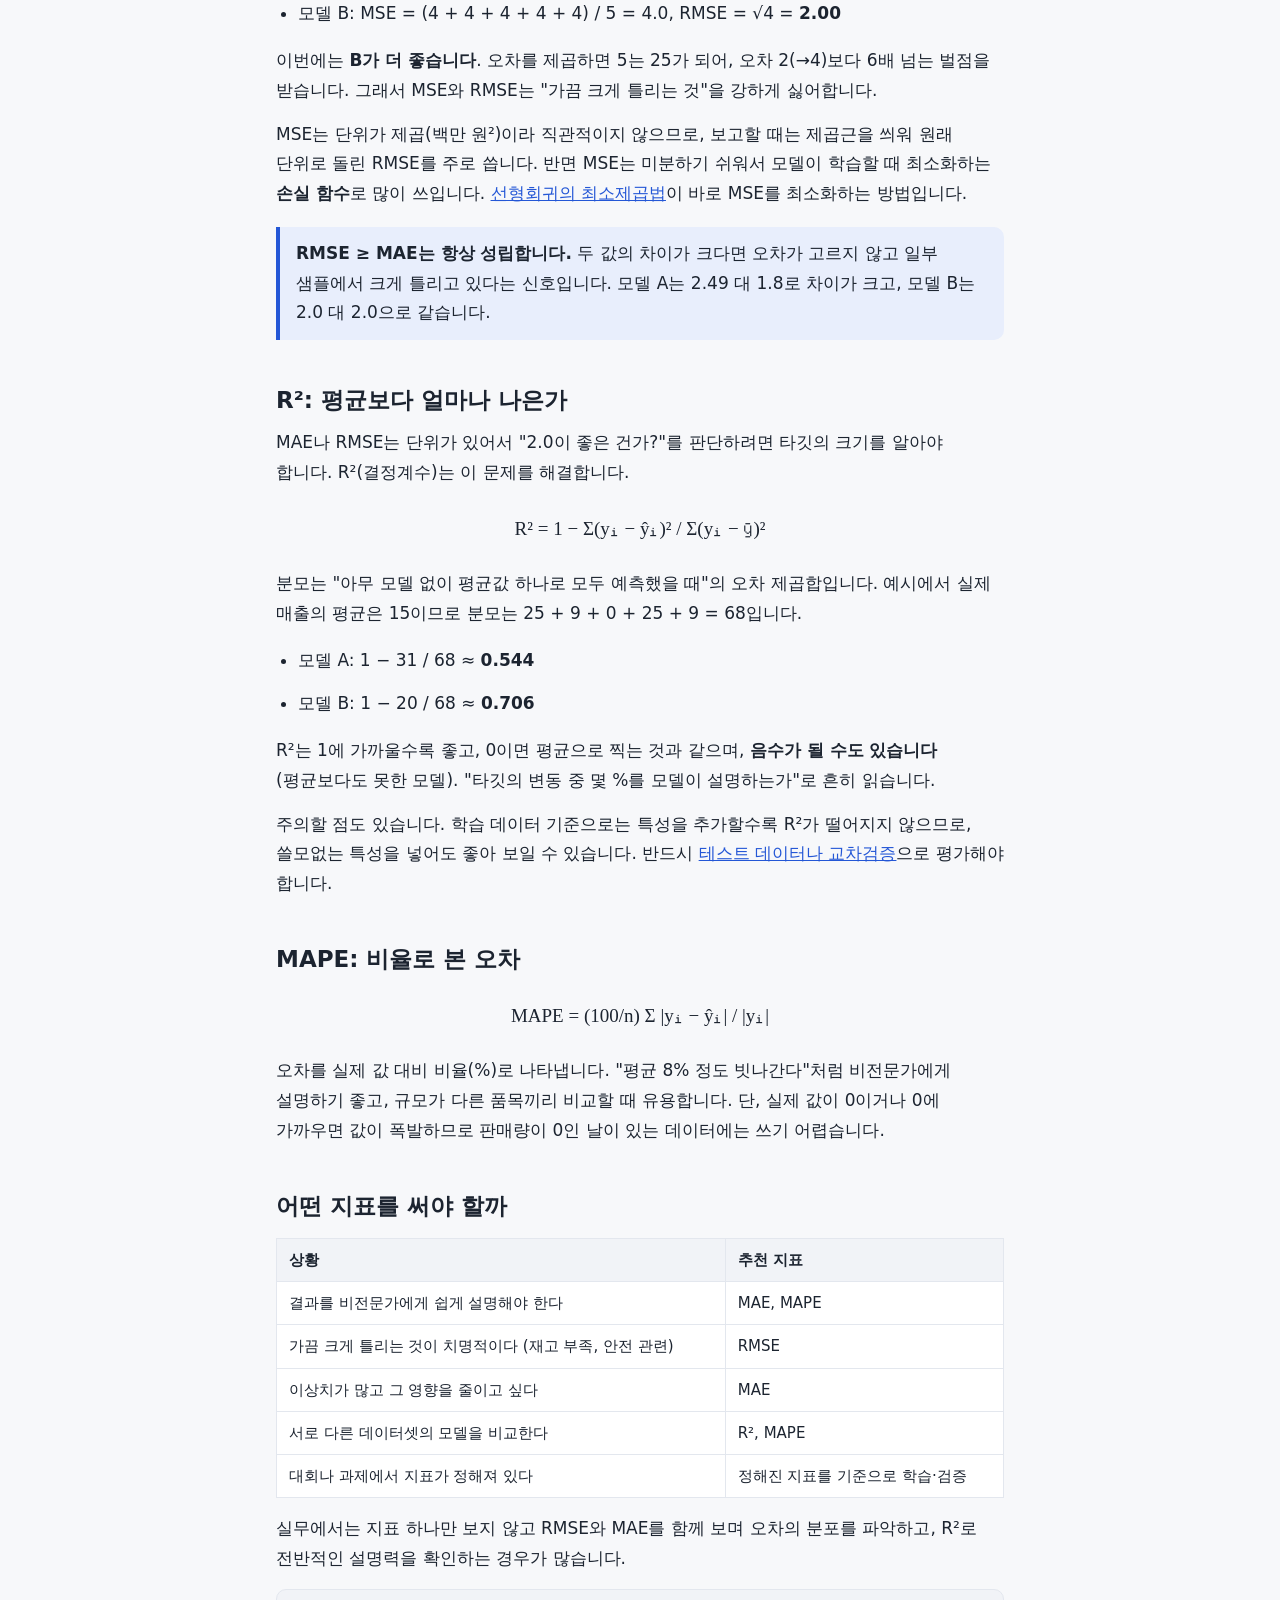
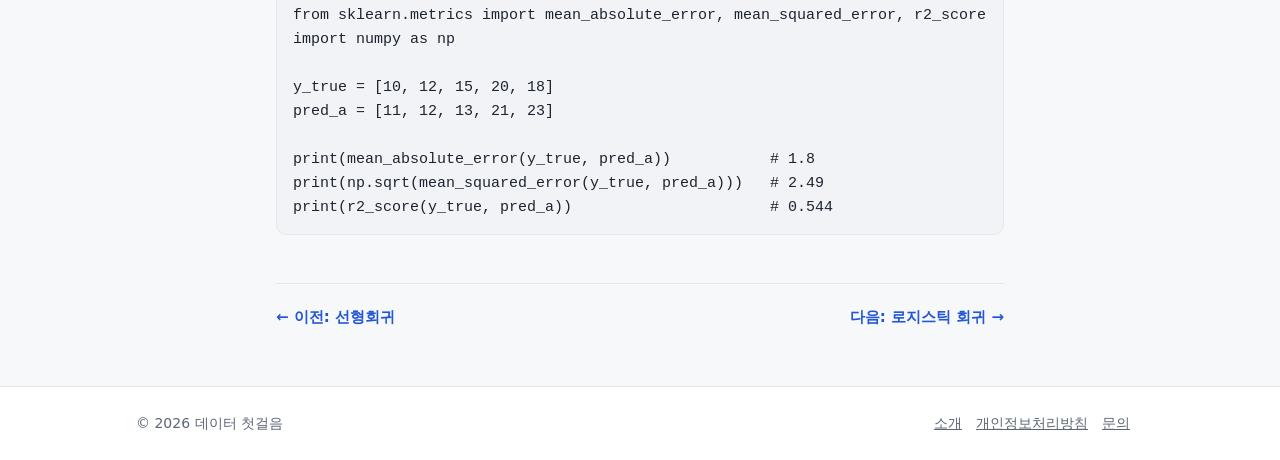
<file: posts/regression-metrics.html>
<!doctype html>
<html lang="ko">
<head>
  <meta charset="utf-8">
  <meta name="viewport" content="width=device-width, initial-scale=1">
  <title>회귀 평가지표: MAE, MSE, RMSE, R² 비교 - 데이터 첫걸음</title>
  <meta name="description" content="회귀 모델 평가지표 MAE, MSE, RMSE, R², MAPE를 직접 계산해 보며 각각의 의미와 장단점, 상황별 선택 기준을 정리합니다.">
  <link rel="canonical" href="https://nomer-pixel.github.io/code_practice/posts/regression-metrics.html">
  <script async src="https://pagead2.googlesyndication.com/pagead/js/adsbygoogle.js?client=ca-pub-2924409115830363"
     crossorigin="anonymous"></script>
  <script async src="https://www.googletagmanager.com/gtm.js?id=GTM-5HQ7SBSG"></script>
  <script>
    window.dataLayer = window.dataLayer || [];
    function gtag(){dataLayer.push(arguments);}
    gtag('js', new Date());
  </script>
  <link rel="stylesheet" href="../style.css">
</head>
<body>
  <a class="skip" href="#content">본문 바로가기</a>
  <header class="site-header">
    <div class="inner">
      <a class="logo" href="../">데이터<span>첫걸음</span></a>
      <nav class="site-nav" aria-label="주 메뉴">
        <ul>
          <li><a href="../">홈</a></li>
          <li><a href="../#guides">학습 가이드</a></li>
          <li><a href="../about.html">소개</a></li>
          <li><a href="../contact.html">문의</a></li>
        </ul>
      </nav>
    </div>
  </header>

  <main id="content">
    <article>
      <div class="breadcrumb"><a href="../">홈</a> › 회귀</div>
      <h1>회귀 평가지표: MAE, MSE, RMSE, R² 비교</h1>
      <p class="meta">평가 · 읽는 시간 약 8분</p>

      <p class="lead">"이 모델 성능이 얼마나 돼요?"라는 질문에 답하려면 지표를 골라야 합니다. 그런데 같은 예측 결과도 어떤 지표로 보느냐에 따라 순위가 뒤바뀔 수 있습니다. 작은 예시를 직접 계산하며 각 지표의 성격을 비교해 보겠습니다.</p>

      <nav class="toc" aria-label="목차">
        <strong>목차</strong>
        <ol>
          <li><a href="#example">예시 데이터</a></li>
          <li><a href="#mae">MAE: 평균 절대 오차</a></li>
          <li><a href="#mse">MSE와 RMSE: 큰 오차에 더 큰 벌점</a></li>
          <li><a href="#r2">R²: 평균보다 얼마나 나은가</a></li>
          <li><a href="#mape">MAPE: 비율로 본 오차</a></li>
          <li><a href="#choose">어떤 지표를 써야 할까</a></li>
        </ol>
      </nav>

      <h2 id="example">예시 데이터</h2>
      <p>다섯 개 매장의 하루 매출(백만 원)을 두 모델 A, B가 예측했습니다.</p>
      <div class="table-wrap">
        <table>
          <thead><tr><th>매장</th><th>실제</th><th>모델 A 예측</th><th>A 오차</th><th>모델 B 예측</th><th>B 오차</th></tr></thead>
          <tbody>
            <tr><td>1</td><td>10</td><td>11</td><td>−1</td><td>8</td><td>2</td></tr>
            <tr><td>2</td><td>12</td><td>12</td><td>0</td><td>14</td><td>−2</td></tr>
            <tr><td>3</td><td>15</td><td>13</td><td>2</td><td>13</td><td>2</td></tr>
            <tr><td>4</td><td>20</td><td>21</td><td>−1</td><td>22</td><td>−2</td></tr>
            <tr><td>5</td><td>18</td><td>23</td><td>−5</td><td>16</td><td>2</td></tr>
          </tbody>
        </table>
      </div>
      <p>모델 A는 대부분 잘 맞히다가 매장 5에서 크게 틀렸고, 모델 B는 모든 매장에서 고르게 2씩 틀렸습니다. 어느 쪽이 더 좋은 모델일까요?</p>

      <h2 id="mae">MAE: 평균 절대 오차</h2>
      <p class="formula">MAE = (1/n) Σ |yᵢ − ŷᵢ|</p>
      <ul>
        <li>모델 A: (1 + 0 + 2 + 1 + 5) / 5 = <strong>1.8</strong></li>
        <li>모델 B: (2 + 2 + 2 + 2 + 2) / 5 = <strong>2.0</strong></li>
      </ul>
      <p>MAE로는 <strong>A가 더 좋습니다</strong>. MAE는 "평균적으로 몇만큼 틀리는가"를 타깃과 같은 단위로 알려 주기 때문에 해석이 가장 쉽습니다. "평균 180만 원 정도 빗나간다"고 바로 말할 수 있습니다. 모든 오차를 똑같은 무게로 취급하므로 이상치의 영향을 덜 받습니다.</p>

      <h2 id="mse">MSE와 RMSE: 큰 오차에 더 큰 벌점</h2>
      <p class="formula">MSE = (1/n) Σ (yᵢ − ŷᵢ)²　　RMSE = √MSE</p>
      <ul>
        <li>모델 A: MSE = (1 + 0 + 4 + 1 + 25) / 5 = 6.2, RMSE = √6.2 ≈ <strong>2.49</strong></li>
        <li>모델 B: MSE = (4 + 4 + 4 + 4 + 4) / 5 = 4.0, RMSE = √4 = <strong>2.00</strong></li>
      </ul>
      <p>이번에는 <strong>B가 더 좋습니다</strong>. 오차를 제곱하면 5는 25가 되어, 오차 2(→4)보다 6배 넘는 벌점을 받습니다. 그래서 MSE와 RMSE는 "가끔 크게 틀리는 것"을 강하게 싫어합니다.</p>
      <p>MSE는 단위가 제곱(백만 원²)이라 직관적이지 않으므로, 보고할 때는 제곱근을 씌워 원래 단위로 돌린 RMSE를 주로 씁니다. 반면 MSE는 미분하기 쉬워서 모델이 학습할 때 최소화하는 <strong>손실 함수</strong>로 많이 쓰입니다. <a href="linear-regression.html#ols">선형회귀의 최소제곱법</a>이 바로 MSE를 최소화하는 방법입니다.</p>
      <div class="tip">
        <p><strong>RMSE ≥ MAE는 항상 성립합니다.</strong> 두 값의 차이가 크다면 오차가 고르지 않고 일부 샘플에서 크게 틀리고 있다는 신호입니다. 모델 A는 2.49 대 1.8로 차이가 크고, 모델 B는 2.0 대 2.0으로 같습니다.</p>
      </div>

      <h2 id="r2">R²: 평균보다 얼마나 나은가</h2>
      <p>MAE나 RMSE는 단위가 있어서 "2.0이 좋은 건가?"를 판단하려면 타깃의 크기를 알아야 합니다. R²(결정계수)는 이 문제를 해결합니다.</p>
      <p class="formula">R² = 1 − Σ(yᵢ − ŷᵢ)² / Σ(yᵢ − ȳ)²</p>
      <p>분모는 "아무 모델 없이 평균값 하나로 모두 예측했을 때"의 오차 제곱합입니다. 예시에서 실제 매출의 평균은 15이므로 분모는 25 + 9 + 0 + 25 + 9 = 68입니다.</p>
      <ul>
        <li>모델 A: 1 − 31 / 68 ≈ <strong>0.544</strong></li>
        <li>모델 B: 1 − 20 / 68 ≈ <strong>0.706</strong></li>
      </ul>
      <p>R²는 1에 가까울수록 좋고, 0이면 평균으로 찍는 것과 같으며, <strong>음수가 될 수도 있습니다</strong>(평균보다도 못한 모델). "타깃의 변동 중 몇 %를 모델이 설명하는가"로 흔히 읽습니다.</p>
      <p>주의할 점도 있습니다. 학습 데이터 기준으로는 특성을 추가할수록 R²가 떨어지지 않으므로, 쓸모없는 특성을 넣어도 좋아 보일 수 있습니다. 반드시 <a href="overfitting-cv.html">테스트 데이터나 교차검증</a>으로 평가해야 합니다.</p>

      <h2 id="mape">MAPE: 비율로 본 오차</h2>
      <p class="formula">MAPE = (100/n) Σ |yᵢ − ŷᵢ| / |yᵢ|</p>
      <p>오차를 실제 값 대비 비율(%)로 나타냅니다. "평균 8% 정도 빗나간다"처럼 비전문가에게 설명하기 좋고, 규모가 다른 품목끼리 비교할 때 유용합니다. 단, 실제 값이 0이거나 0에 가까우면 값이 폭발하므로 판매량이 0인 날이 있는 데이터에는 쓰기 어렵습니다.</p>

      <h2 id="choose">어떤 지표를 써야 할까</h2>
      <div class="table-wrap">
        <table>
          <thead><tr><th>상황</th><th>추천 지표</th></tr></thead>
          <tbody>
            <tr><td>결과를 비전문가에게 쉽게 설명해야 한다</td><td>MAE, MAPE</td></tr>
            <tr><td>가끔 크게 틀리는 것이 치명적이다 (재고 부족, 안전 관련)</td><td>RMSE</td></tr>
            <tr><td>이상치가 많고 그 영향을 줄이고 싶다</td><td>MAE</td></tr>
            <tr><td>서로 다른 데이터셋의 모델을 비교한다</td><td>R², MAPE</td></tr>
            <tr><td>대회나 과제에서 지표가 정해져 있다</td><td>정해진 지표를 기준으로 학습·검증</td></tr>
          </tbody>
        </table>
      </div>
      <p>실무에서는 지표 하나만 보지 않고 RMSE와 MAE를 함께 보며 오차의 분포를 파악하고, R²로 전반적인 설명력을 확인하는 경우가 많습니다.</p>
<pre><code>from sklearn.metrics import mean_absolute_error, mean_squared_error, r2_score
import numpy as np

y_true = [10, 12, 15, 20, 18]
pred_a = [11, 12, 13, 21, 23]

print(mean_absolute_error(y_true, pred_a))           # 1.8
print(np.sqrt(mean_squared_error(y_true, pred_a)))   # 2.49
print(r2_score(y_true, pred_a))                      # 0.544</code></pre>

      <nav class="post-nav" aria-label="이전/다음 글">
        <a href="linear-regression.html">← 이전: 선형회귀</a>
        <a href="logistic-regression.html">다음: 로지스틱 회귀 →</a>
      </nav>
    </article>
  </main>

  <footer class="site-footer">
    <div class="inner">
      <span>© 2026 데이터 첫걸음</span>
      <nav aria-label="하단 메뉴">
        <a href="../about.html">소개</a><a href="../privacy.html">개인정보처리방침</a><a href="../contact.html">문의</a>
      </nav>
    </div>
  </footer>
</body>
</html>
</file>
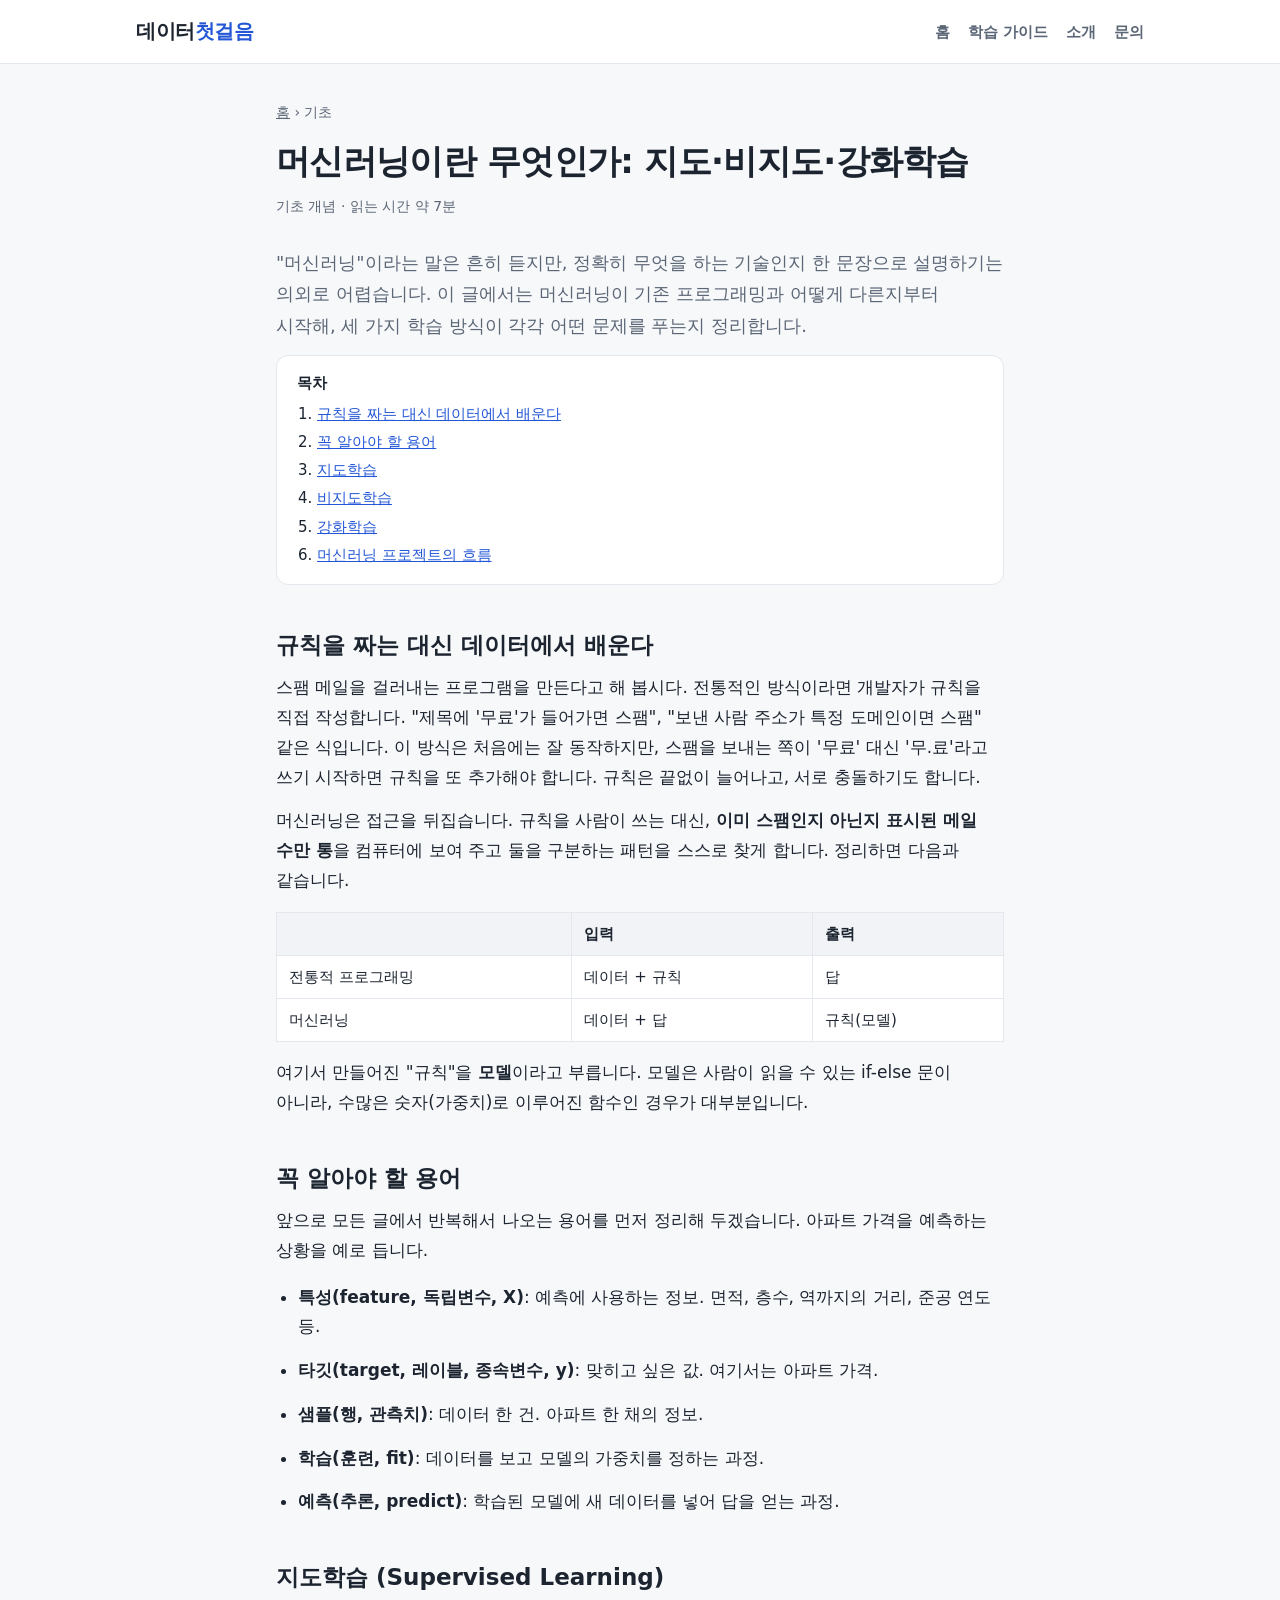
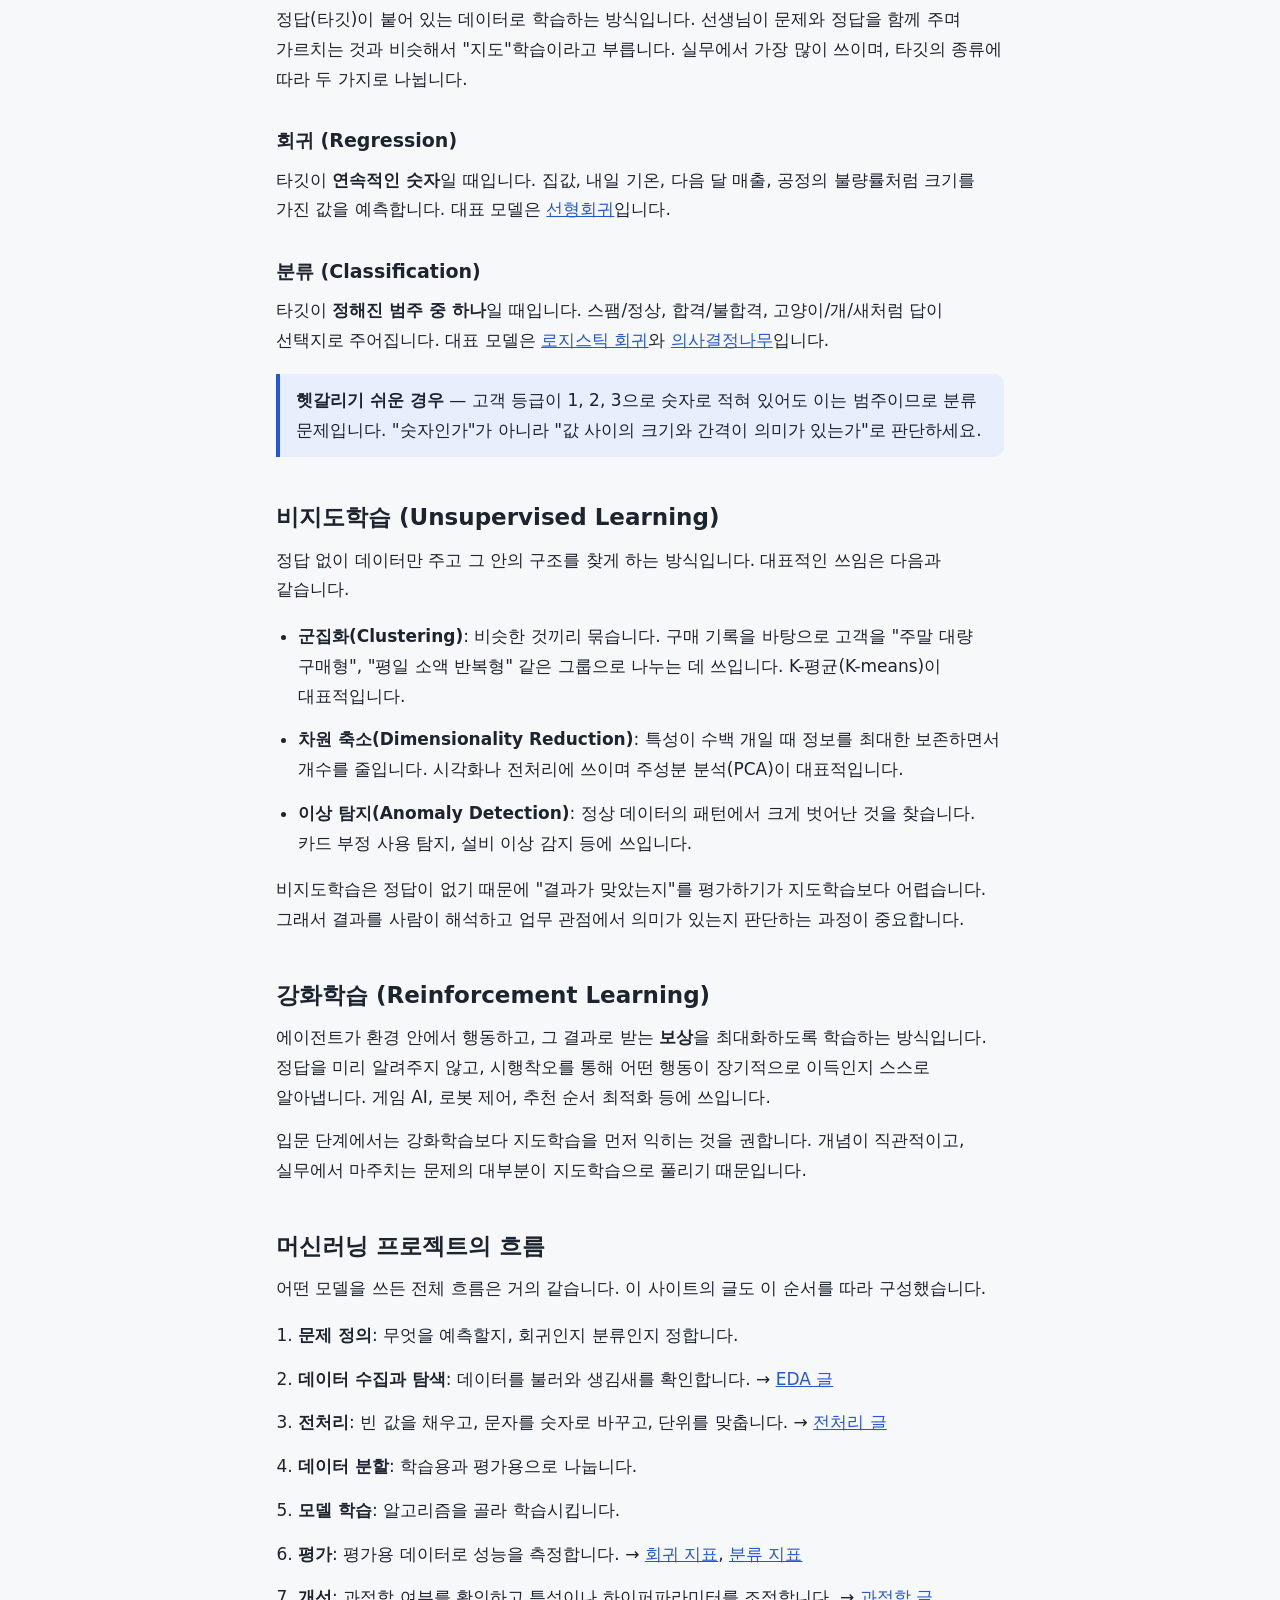
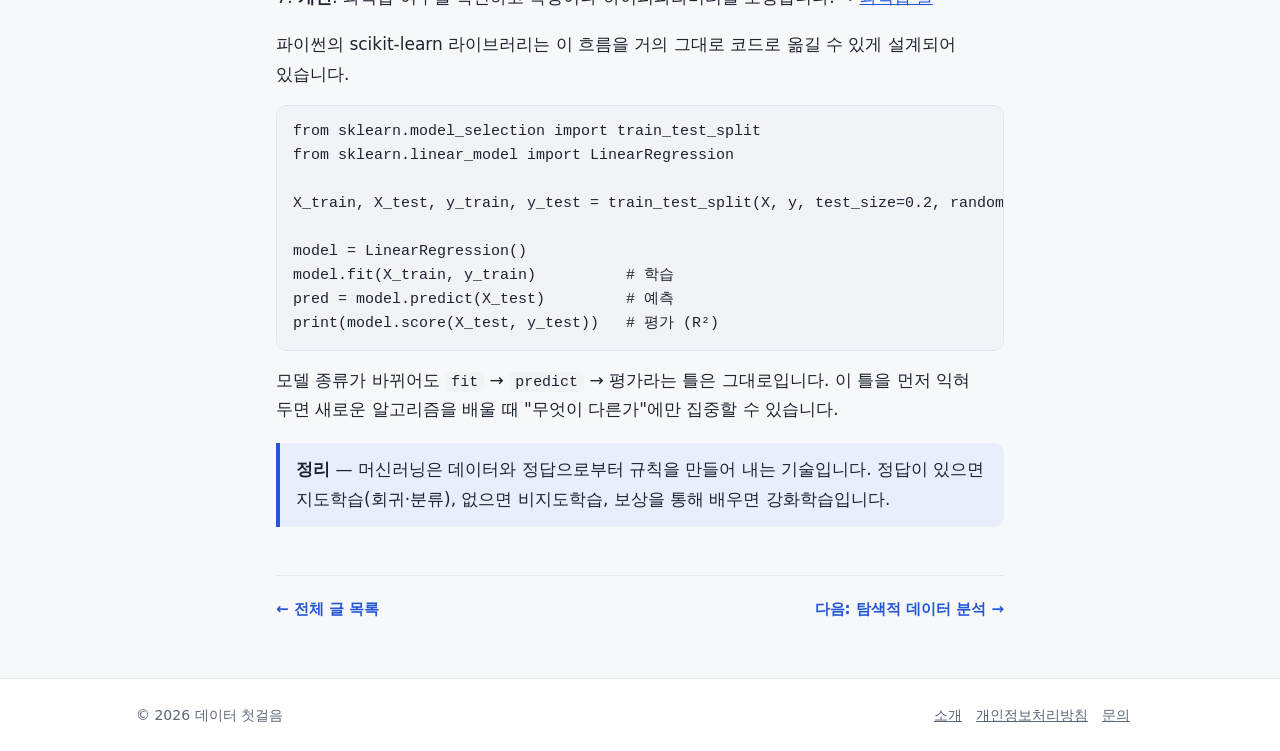
<file: posts/what-is-ml.html>
<!doctype html>
<html lang="ko">
<head>
  <meta charset="utf-8">
  <meta name="viewport" content="width=device-width, initial-scale=1">
  <title>머신러닝이란 무엇인가: 지도·비지도·강화학습 - 데이터 첫걸음</title>
  <meta name="description" content="머신러닝이 전통적인 프로그래밍과 어떻게 다른지, 지도학습·비지도학습·강화학습이 각각 어떤 문제를 푸는지 예시와 함께 정리합니다.">
  <link rel="canonical" href="https://nomer-pixel.github.io/code_practice/posts/what-is-ml.html">
  <script async src="https://pagead2.googlesyndication.com/pagead/js/adsbygoogle.js?client=ca-pub-2924409115830363"
     crossorigin="anonymous"></script>
  <script async src="https://www.googletagmanager.com/gtm.js?id=GTM-5HQ7SBSG"></script>
  <script>
    window.dataLayer = window.dataLayer || [];
    function gtag(){dataLayer.push(arguments);}
    gtag('js', new Date());
  </script>
  <link rel="stylesheet" href="../style.css">
</head>
<body>
  <a class="skip" href="#content">본문 바로가기</a>
  <header class="site-header">
    <div class="inner">
      <a class="logo" href="../">데이터<span>첫걸음</span></a>
      <nav class="site-nav" aria-label="주 메뉴">
        <ul>
          <li><a href="../">홈</a></li>
          <li><a href="../#guides">학습 가이드</a></li>
          <li><a href="../about.html">소개</a></li>
          <li><a href="../contact.html">문의</a></li>
        </ul>
      </nav>
    </div>
  </header>

  <main id="content">
    <article>
      <div class="breadcrumb"><a href="../">홈</a> › 기초</div>
      <h1>머신러닝이란 무엇인가: 지도·비지도·강화학습</h1>
      <p class="meta">기초 개념 · 읽는 시간 약 7분</p>

      <p class="lead">"머신러닝"이라는 말은 흔히 듣지만, 정확히 무엇을 하는 기술인지 한 문장으로 설명하기는 의외로 어렵습니다. 이 글에서는 머신러닝이 기존 프로그래밍과 어떻게 다른지부터 시작해, 세 가지 학습 방식이 각각 어떤 문제를 푸는지 정리합니다.</p>

      <nav class="toc" aria-label="목차">
        <strong>목차</strong>
        <ol>
          <li><a href="#diff">규칙을 짜는 대신 데이터에서 배운다</a></li>
          <li><a href="#terms">꼭 알아야 할 용어</a></li>
          <li><a href="#supervised">지도학습</a></li>
          <li><a href="#unsupervised">비지도학습</a></li>
          <li><a href="#rl">강화학습</a></li>
          <li><a href="#flow">머신러닝 프로젝트의 흐름</a></li>
        </ol>
      </nav>

      <h2 id="diff">규칙을 짜는 대신 데이터에서 배운다</h2>
      <p>스팸 메일을 걸러내는 프로그램을 만든다고 해 봅시다. 전통적인 방식이라면 개발자가 규칙을 직접 작성합니다. "제목에 '무료'가 들어가면 스팸", "보낸 사람 주소가 특정 도메인이면 스팸" 같은 식입니다. 이 방식은 처음에는 잘 동작하지만, 스팸을 보내는 쪽이 '무료' 대신 '무.료'라고 쓰기 시작하면 규칙을 또 추가해야 합니다. 규칙은 끝없이 늘어나고, 서로 충돌하기도 합니다.</p>
      <p>머신러닝은 접근을 뒤집습니다. 규칙을 사람이 쓰는 대신, <strong>이미 스팸인지 아닌지 표시된 메일 수만 통</strong>을 컴퓨터에 보여 주고 둘을 구분하는 패턴을 스스로 찾게 합니다. 정리하면 다음과 같습니다.</p>
      <div class="table-wrap">
        <table>
          <thead><tr><th></th><th>입력</th><th>출력</th></tr></thead>
          <tbody>
            <tr><td>전통적 프로그래밍</td><td>데이터 + 규칙</td><td>답</td></tr>
            <tr><td>머신러닝</td><td>데이터 + 답</td><td>규칙(모델)</td></tr>
          </tbody>
        </table>
      </div>
      <p>여기서 만들어진 "규칙"을 <strong>모델</strong>이라고 부릅니다. 모델은 사람이 읽을 수 있는 if-else 문이 아니라, 수많은 숫자(가중치)로 이루어진 함수인 경우가 대부분입니다.</p>

      <h2 id="terms">꼭 알아야 할 용어</h2>
      <p>앞으로 모든 글에서 반복해서 나오는 용어를 먼저 정리해 두겠습니다. 아파트 가격을 예측하는 상황을 예로 듭니다.</p>
      <ul>
        <li><strong>특성(feature, 독립변수, X)</strong>: 예측에 사용하는 정보. 면적, 층수, 역까지의 거리, 준공 연도 등.</li>
        <li><strong>타깃(target, 레이블, 종속변수, y)</strong>: 맞히고 싶은 값. 여기서는 아파트 가격.</li>
        <li><strong>샘플(행, 관측치)</strong>: 데이터 한 건. 아파트 한 채의 정보.</li>
        <li><strong>학습(훈련, fit)</strong>: 데이터를 보고 모델의 가중치를 정하는 과정.</li>
        <li><strong>예측(추론, predict)</strong>: 학습된 모델에 새 데이터를 넣어 답을 얻는 과정.</li>
      </ul>

      <h2 id="supervised">지도학습 (Supervised Learning)</h2>
      <p>정답(타깃)이 붙어 있는 데이터로 학습하는 방식입니다. 선생님이 문제와 정답을 함께 주며 가르치는 것과 비슷해서 "지도"학습이라고 부릅니다. 실무에서 가장 많이 쓰이며, 타깃의 종류에 따라 두 가지로 나뉩니다.</p>
      <h3>회귀 (Regression)</h3>
      <p>타깃이 <strong>연속적인 숫자</strong>일 때입니다. 집값, 내일 기온, 다음 달 매출, 공정의 불량률처럼 크기를 가진 값을 예측합니다. 대표 모델은 <a href="linear-regression.html">선형회귀</a>입니다.</p>
      <h3>분류 (Classification)</h3>
      <p>타깃이 <strong>정해진 범주 중 하나</strong>일 때입니다. 스팸/정상, 합격/불합격, 고양이/개/새처럼 답이 선택지로 주어집니다. 대표 모델은 <a href="logistic-regression.html">로지스틱 회귀</a>와 <a href="decision-tree-rf.html">의사결정나무</a>입니다.</p>
      <div class="tip">
        <p><strong>헷갈리기 쉬운 경우</strong> — 고객 등급이 1, 2, 3으로 숫자로 적혀 있어도 이는 범주이므로 분류 문제입니다. "숫자인가"가 아니라 "값 사이의 크기와 간격이 의미가 있는가"로 판단하세요.</p>
      </div>

      <h2 id="unsupervised">비지도학습 (Unsupervised Learning)</h2>
      <p>정답 없이 데이터만 주고 그 안의 구조를 찾게 하는 방식입니다. 대표적인 쓰임은 다음과 같습니다.</p>
      <ul>
        <li><strong>군집화(Clustering)</strong>: 비슷한 것끼리 묶습니다. 구매 기록을 바탕으로 고객을 "주말 대량 구매형", "평일 소액 반복형" 같은 그룹으로 나누는 데 쓰입니다. K-평균(K-means)이 대표적입니다.</li>
        <li><strong>차원 축소(Dimensionality Reduction)</strong>: 특성이 수백 개일 때 정보를 최대한 보존하면서 개수를 줄입니다. 시각화나 전처리에 쓰이며 주성분 분석(PCA)이 대표적입니다.</li>
        <li><strong>이상 탐지(Anomaly Detection)</strong>: 정상 데이터의 패턴에서 크게 벗어난 것을 찾습니다. 카드 부정 사용 탐지, 설비 이상 감지 등에 쓰입니다.</li>
      </ul>
      <p>비지도학습은 정답이 없기 때문에 "결과가 맞았는지"를 평가하기가 지도학습보다 어렵습니다. 그래서 결과를 사람이 해석하고 업무 관점에서 의미가 있는지 판단하는 과정이 중요합니다.</p>

      <h2 id="rl">강화학습 (Reinforcement Learning)</h2>
      <p>에이전트가 환경 안에서 행동하고, 그 결과로 받는 <strong>보상</strong>을 최대화하도록 학습하는 방식입니다. 정답을 미리 알려주지 않고, 시행착오를 통해 어떤 행동이 장기적으로 이득인지 스스로 알아냅니다. 게임 AI, 로봇 제어, 추천 순서 최적화 등에 쓰입니다.</p>
      <p>입문 단계에서는 강화학습보다 지도학습을 먼저 익히는 것을 권합니다. 개념이 직관적이고, 실무에서 마주치는 문제의 대부분이 지도학습으로 풀리기 때문입니다.</p>

      <h2 id="flow">머신러닝 프로젝트의 흐름</h2>
      <p>어떤 모델을 쓰든 전체 흐름은 거의 같습니다. 이 사이트의 글도 이 순서를 따라 구성했습니다.</p>
      <ol>
        <li><strong>문제 정의</strong>: 무엇을 예측할지, 회귀인지 분류인지 정합니다.</li>
        <li><strong>데이터 수집과 탐색</strong>: 데이터를 불러와 생김새를 확인합니다. → <a href="eda.html">EDA 글</a></li>
        <li><strong>전처리</strong>: 빈 값을 채우고, 문자를 숫자로 바꾸고, 단위를 맞춥니다. → <a href="preprocessing.html">전처리 글</a></li>
        <li><strong>데이터 분할</strong>: 학습용과 평가용으로 나눕니다.</li>
        <li><strong>모델 학습</strong>: 알고리즘을 골라 학습시킵니다.</li>
        <li><strong>평가</strong>: 평가용 데이터로 성능을 측정합니다. → <a href="regression-metrics.html">회귀 지표</a>, <a href="classification-metrics.html">분류 지표</a></li>
        <li><strong>개선</strong>: 과적합 여부를 확인하고 특성이나 하이퍼파라미터를 조정합니다. → <a href="overfitting-cv.html">과적합 글</a></li>
      </ol>
      <p>파이썬의 scikit-learn 라이브러리는 이 흐름을 거의 그대로 코드로 옮길 수 있게 설계되어 있습니다.</p>
<pre><code>from sklearn.model_selection import train_test_split
from sklearn.linear_model import LinearRegression

X_train, X_test, y_train, y_test = train_test_split(X, y, test_size=0.2, random_state=42)

model = LinearRegression()
model.fit(X_train, y_train)          # 학습
pred = model.predict(X_test)         # 예측
print(model.score(X_test, y_test))   # 평가 (R²)</code></pre>
      <p>모델 종류가 바뀌어도 <code>fit</code> → <code>predict</code> → 평가라는 틀은 그대로입니다. 이 틀을 먼저 익혀 두면 새로운 알고리즘을 배울 때 "무엇이 다른가"에만 집중할 수 있습니다.</p>

      <div class="note">
        <p><strong>정리</strong> — 머신러닝은 데이터와 정답으로부터 규칙을 만들어 내는 기술입니다. 정답이 있으면 지도학습(회귀·분류), 없으면 비지도학습, 보상을 통해 배우면 강화학습입니다.</p>
      </div>

      <nav class="post-nav" aria-label="이전/다음 글">
        <a href="../">← 전체 글 목록</a>
        <a href="eda.html">다음: 탐색적 데이터 분석 →</a>
      </nav>
    </article>
  </main>

  <footer class="site-footer">
    <div class="inner">
      <span>© 2026 데이터 첫걸음</span>
      <nav aria-label="하단 메뉴">
        <a href="../about.html">소개</a><a href="../privacy.html">개인정보처리방침</a><a href="../contact.html">문의</a>
      </nav>
    </div>
  </footer>
</body>
</html>
</file>
<file: style.css>
:root {
  --bg: #f7f8fa;
  --surface: #ffffff;
  --text: #1c2430;
  --muted: #5b6676;
  --border: #e3e7ee;
  --accent: #2457d6;
  --accent-soft: #e8eefc;
  --code-bg: #f1f3f7;
  --shadow: 0 6px 24px rgb(20 30 50 / 7%);
  --max: 760px;
}
@media (prefers-color-scheme: dark) {
  :root:not([data-theme="light"]) {
    --bg: #12151b;
    --surface: #1a1f27;
    --text: #e6e9ef;
    --muted: #9aa4b4;
    --border: #2b323d;
    --accent: #7ea2ff;
    --accent-soft: #1f2a44;
    --code-bg: #222833;
    --shadow: none;
  }
}
:root[data-theme="dark"] {
  --bg: #12151b;
  --surface: #1a1f27;
  --text: #e6e9ef;
  --muted: #9aa4b4;
  --border: #2b323d;
  --accent: #7ea2ff;
  --accent-soft: #1f2a44;
  --code-bg: #222833;
  --shadow: none;
}

* { box-sizing: border-box; }
html { -webkit-text-size-adjust: 100%; }
body {
  margin: 0;
  background: var(--bg);
  color: var(--text);
  font-family: "Pretendard", "Apple SD Gothic Neo", "Malgun Gothic", system-ui, sans-serif;
  font-size: 17px;
  line-height: 1.75;
  word-break: keep-all;
  overflow-wrap: anywhere;
}
a { color: var(--accent); }
a:hover { text-decoration-thickness: 2px; }
img { max-width: 100%; height: auto; }

.skip { position: absolute; left: -9999px; }
.skip:focus { left: 16px; top: 8px; background: var(--surface); padding: 8px 12px; z-index: 10; }

/* Header */
.site-header {
  background: var(--surface);
  border-bottom: 1px solid var(--border);
}
.site-header .inner {
  max-width: 1040px;
  margin: 0 auto;
  padding: 14px 16px;
  display: flex;
  flex-wrap: wrap;
  align-items: center;
  justify-content: space-between;
  gap: 8px 20px;
}
.logo {
  font-weight: 800;
  font-size: 20px;
  color: var(--text);
  text-decoration: none;
  letter-spacing: -0.02em;
}
.logo span { color: var(--accent); }
.site-nav ul {
  list-style: none;
  margin: 0;
  padding: 0;
  display: flex;
  flex-wrap: wrap;
  gap: 4px 18px;
}
.site-nav a {
  color: var(--muted);
  text-decoration: none;
  font-size: 15px;
  font-weight: 600;
}
.site-nav a:hover, .site-nav a[aria-current="page"] { color: var(--accent); }

/* Layout */
main { max-width: var(--max); margin: 0 auto; padding: 36px 16px 56px; }
main.wide { max-width: 1040px; }

.hero { padding: 8px 0 28px; }
.hero h1 { font-size: clamp(28px, 5vw, 38px); line-height: 1.3; margin: 0 0 12px; letter-spacing: -0.02em; }
.hero p { color: var(--muted); margin: 0; max-width: 640px; }

.section-title { font-size: 20px; margin: 36px 0 14px; }

.card-grid {
  display: grid;
  grid-template-columns: repeat(auto-fill, minmax(280px, 1fr));
  gap: 16px;
}
.card {
  display: block;
  background: var(--surface);
  border: 1px solid var(--border);
  border-radius: 14px;
  padding: 20px;
  text-decoration: none;
  color: var(--text);
  box-shadow: var(--shadow);
  transition: border-color .15s;
}
.card:hover { border-color: var(--accent); }
.card .tag { font-size: 13px; font-weight: 700; color: var(--accent); }
.card h3 { margin: 6px 0 8px; font-size: 18px; line-height: 1.45; }
.card p { margin: 0; color: var(--muted); font-size: 15px; line-height: 1.6; }

.path {
  background: var(--accent-soft);
  border-radius: 14px;
  padding: 18px 22px;
}
.path ol { margin: 8px 0 0; padding-left: 22px; }

/* Article */
.breadcrumb { font-size: 14px; color: var(--muted); margin-bottom: 14px; }
.breadcrumb a { color: var(--muted); }
article h1 { font-size: clamp(26px, 5vw, 34px); line-height: 1.35; margin: 0 0 10px; letter-spacing: -0.02em; }
.meta { color: var(--muted); font-size: 14px; margin-bottom: 28px; }
article h2 { font-size: 23px; margin: 44px 0 12px; line-height: 1.4; }
article h3 { font-size: 19px; margin: 30px 0 8px; }
article p, article li { margin: 0 0 14px; }
article ul, article ol { padding-left: 22px; }
.lead { font-size: 18px; color: var(--muted); }

.toc {
  background: var(--surface);
  border: 1px solid var(--border);
  border-radius: 12px;
  padding: 14px 20px;
  margin: 0 0 28px;
  font-size: 15px;
}
.toc strong { display: block; margin-bottom: 4px; }
.toc ol { margin: 0; padding-left: 20px; }
.toc li { margin: 2px 0; }

.note, .tip {
  border-left: 4px solid var(--accent);
  background: var(--accent-soft);
  padding: 12px 16px;
  border-radius: 0 10px 10px 0;
  margin: 18px 0;
}
.note p:last-child, .tip p:last-child { margin-bottom: 0; }

code {
  font-family: "JetBrains Mono", Consolas, "D2Coding", monospace;
  font-size: 0.88em;
  background: var(--code-bg);
  padding: 2px 6px;
  border-radius: 5px;
}
pre {
  background: var(--code-bg);
  border: 1px solid var(--border);
  border-radius: 10px;
  padding: 14px 16px;
  overflow-x: auto;
  line-height: 1.6;
  font-size: 15px;
}
pre code { background: none; padding: 0; font-size: inherit; }

.table-wrap { overflow-x: auto; margin: 16px 0; }
table { border-collapse: collapse; width: 100%; font-size: 15px; background: var(--surface); }
th, td { border: 1px solid var(--border); padding: 8px 12px; text-align: left; vertical-align: top; }
th { background: var(--code-bg); }

.formula {
  text-align: center;
  font-family: "Cambria Math", "Times New Roman", serif;
  font-size: 19px;
  padding: 10px;
  margin: 14px 0;
  overflow-x: auto;
}

.post-nav {
  display: flex;
  justify-content: space-between;
  gap: 12px;
  flex-wrap: wrap;
  border-top: 1px solid var(--border);
  margin-top: 48px;
  padding-top: 20px;
  font-size: 15px;
}
.post-nav a { text-decoration: none; font-weight: 600; }

/* Forms */
.form label { display: block; margin: 16px 0 6px; font-weight: 600; }
.form input, .form textarea {
  width: 100%;
  padding: 12px;
  border: 1px solid var(--border);
  border-radius: 8px;
  background: var(--surface);
  color: var(--text);
  font: inherit;
}
.form textarea { min-height: 150px; resize: vertical; }
.form input:focus, .form textarea:focus { outline: 2px solid var(--accent); outline-offset: 1px; }
.btn {
  margin-top: 20px;
  padding: 12px 22px;
  border: 0;
  border-radius: 8px;
  background: var(--accent);
  color: #fff;
  font: inherit;
  font-weight: 700;
  cursor: pointer;
}
:root[data-theme="dark"] .btn { color: #0e1320; }
@media (prefers-color-scheme: dark) { :root:not([data-theme="light"]) .btn { color: #0e1320; } }

.panel {
  background: var(--surface);
  border: 1px solid var(--border);
  border-radius: 14px;
  padding: 24px;
  box-shadow: var(--shadow);
}

/* Footer */
.site-footer {
  border-top: 1px solid var(--border);
  background: var(--surface);
  color: var(--muted);
  font-size: 14px;
}
.site-footer .inner {
  max-width: 1040px;
  margin: 0 auto;
  padding: 24px 16px;
  display: flex;
  flex-wrap: wrap;
  justify-content: space-between;
  gap: 10px 20px;
}
.site-footer a { color: var(--muted); margin-right: 14px; }

@media (max-width: 520px) {
  body { font-size: 16px; }
  article h2 { font-size: 21px; }
}
</file>
